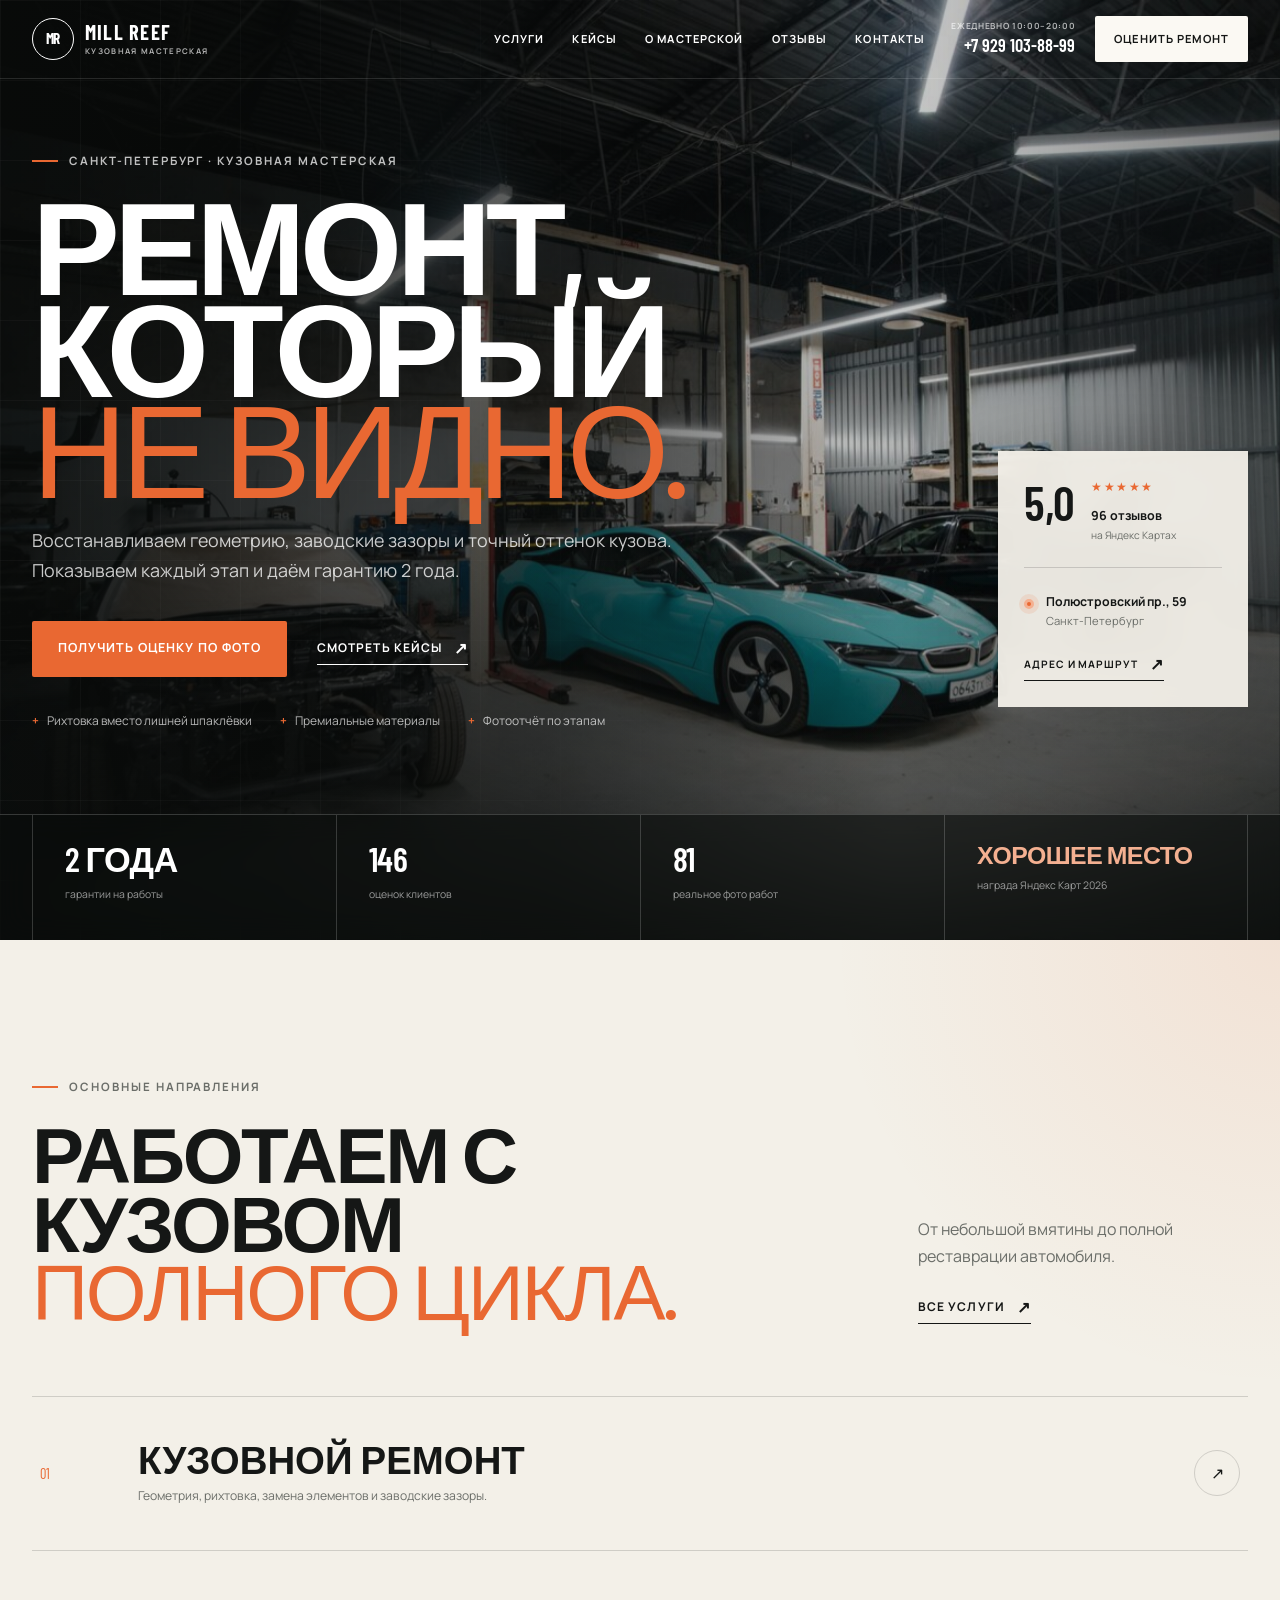
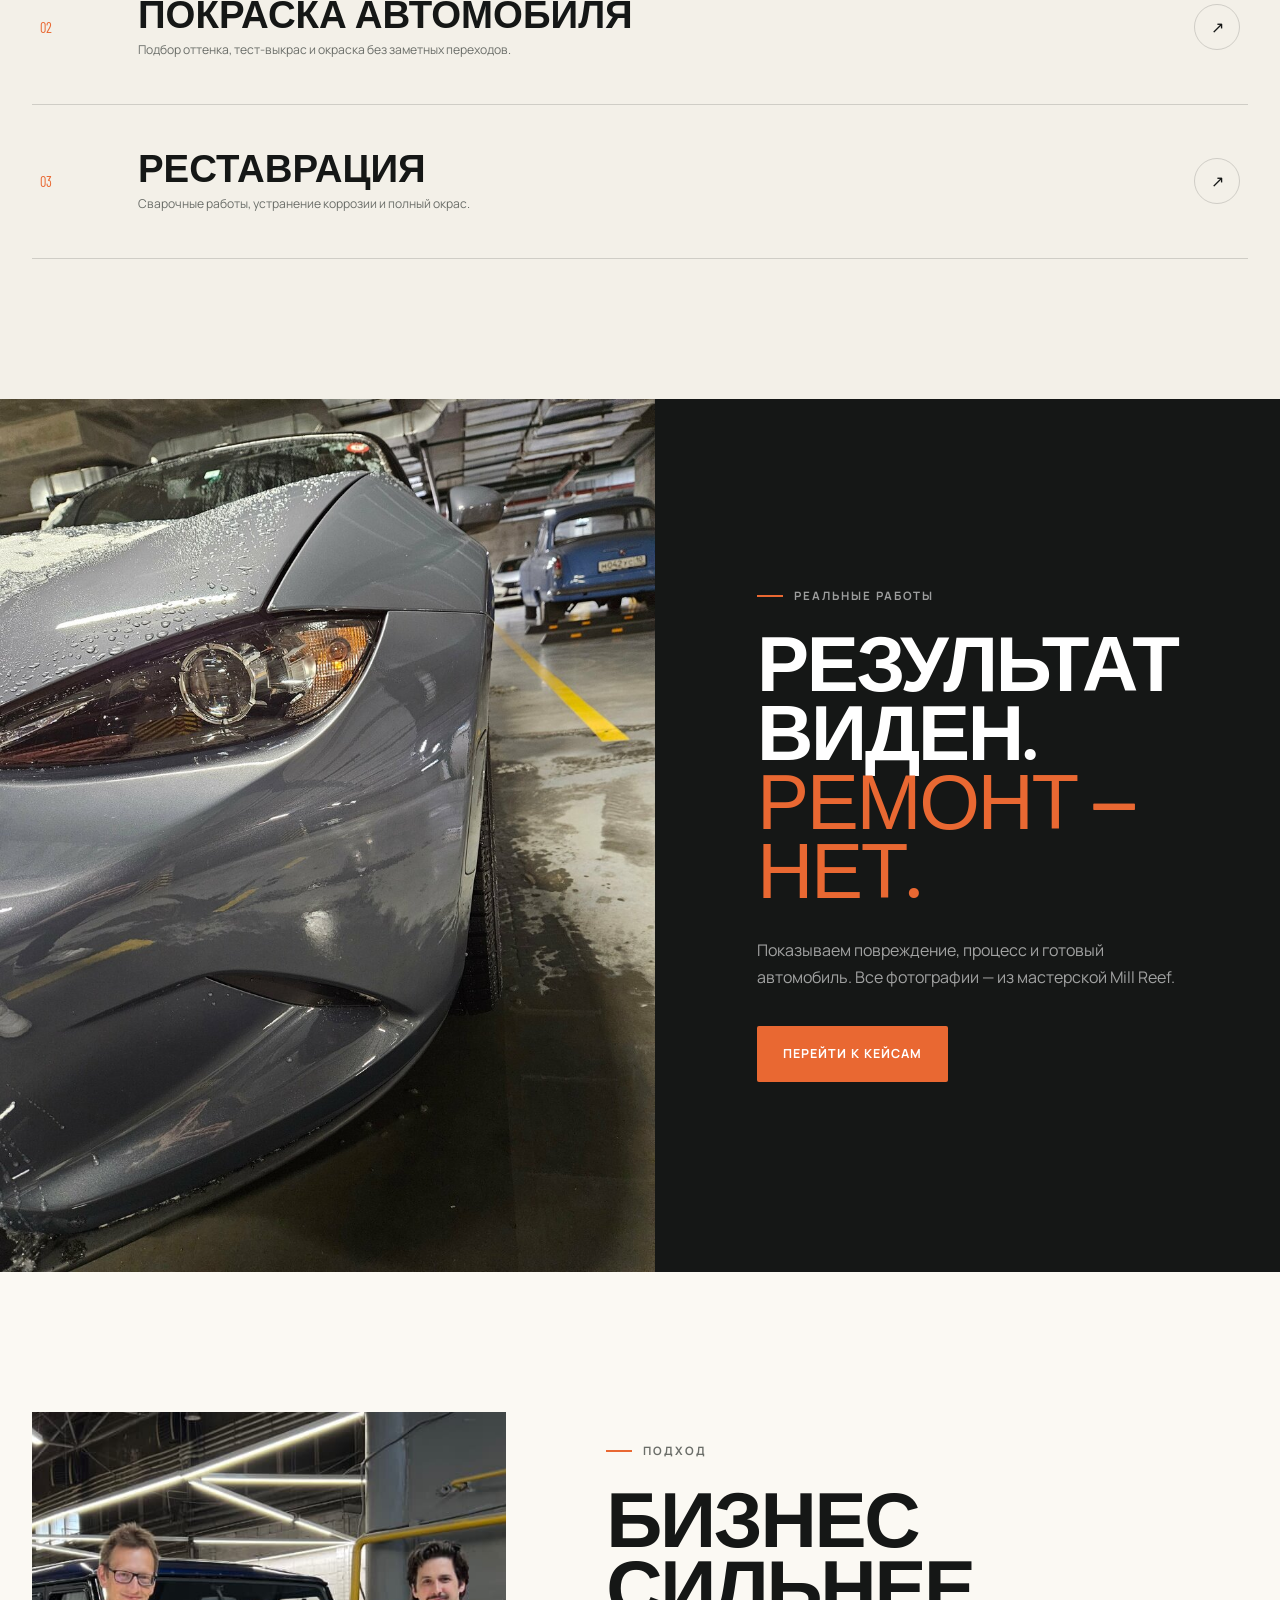
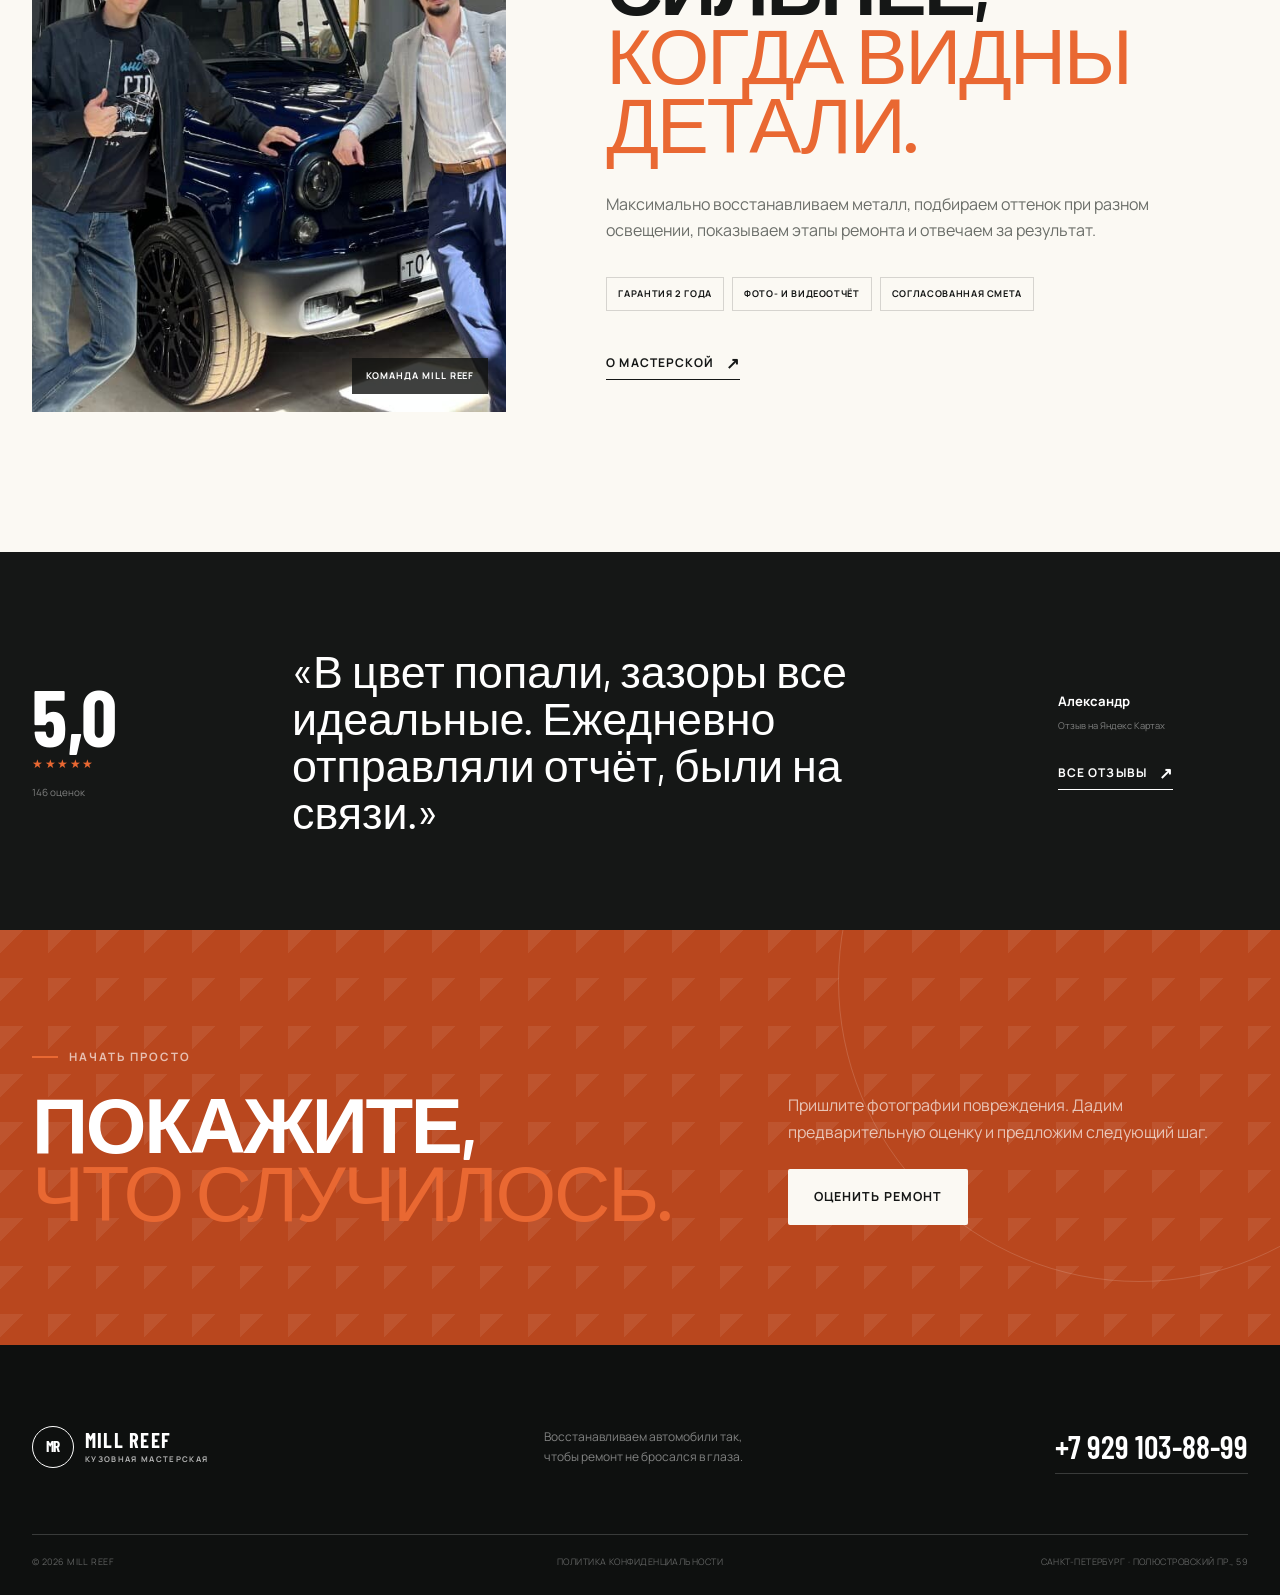
<file: index.html>
<!doctype html>
<html lang="ru">
<head>
  <meta charset="utf-8">
  <meta name="viewport" content="width=device-width, initial-scale=1">
  <title>Кузовной ремонт и покраска авто в Санкт-Петербурге | Mill Reef</title>
  <meta name="description" content="Кузовной ремонт, покраска и реставрация автомобилей в Санкт-Петербурге. Гарантия 2 года, фотоотчёт по этапам. Mill Reef, Полюстровский проспект, 59.">
  <meta name="theme-color" content="#151716">
  <meta name="robots" content="index, follow">
  <link rel="canonical" href="https://mill-reef.clients.site/">
  <link rel="icon" href="assets/favicon.svg" type="image/svg+xml">
  <link rel="preconnect" href="https://fonts.googleapis.com">
  <link rel="preconnect" href="https://fonts.gstatic.com" crossorigin>
  <link href="https://fonts.googleapis.com/css2?family=Barlow+Condensed:wght@500;600;700&amp;family=Manrope:wght@400;500;600;700&amp;display=swap" rel="stylesheet">
  <link rel="stylesheet" href="styles.css">
  <meta property="og:type" content="website">
  <meta property="og:locale" content="ru_RU">
  <meta property="og:site_name" content="Mill Reef">
  <meta property="og:title" content="Mill Reef — кузовной ремонт без следов ремонта">
  <meta property="og:description" content="Восстанавливаем геометрию, зазоры и цвет автомобиля. Гарантия 2 года, фотоотчёт по этапам.">
  <meta property="og:url" content="https://mill-reef.clients.site/">
  <meta property="og:image" content="https://mill-reef.clients.site/assets/map-02.jpg">
  <meta name="twitter:card" content="summary_large_image">
  <script type="application/ld+json">
  {
    "@context": "https://schema.org",
    "@type": "AutoRepair",
    "name": "Mill Reef",
    "description": "Мастерская кузовного ремонта, покраски и реставрации автомобилей в Санкт-Петербурге.",
    "url": "https://mill-reef.clients.site/",
    "telephone": "+7 929 103-88-99",
    "image": ["https://mill-reef.clients.site/assets/map-02.jpg", "https://mill-reef.clients.site/assets/map-01.jpg"],
    "priceRange": "₽₽₽",
    "address": {"@type": "PostalAddress", "streetAddress": "Полюстровский проспект, 59", "addressLocality": "Санкт-Петербург", "addressCountry": "RU"},
    "geo": {"@type": "GeoCoordinates", "latitude": 59.974629, "longitude": 30.381875},
    "openingHoursSpecification": {"@type": "OpeningHoursSpecification", "dayOfWeek": ["Monday", "Tuesday", "Wednesday", "Thursday", "Friday", "Saturday", "Sunday"], "opens": "10:00", "closes": "20:00"},
    "aggregateRating": {"@type": "AggregateRating", "ratingValue": "5.0", "bestRating": "5", "ratingCount": "146", "reviewCount": "96"},
    "sameAs": ["https://yandex.ru/maps/org/mill_reef/64673119097/", "https://vk.com/millreef", "https://t.me/+79291038899"]
  }
  </script>
</head>
<body>
  <a class="skip-link" href="#main">Перейти к содержанию</a>
  <div class="scroll-progress" aria-hidden="true"><span></span></div>

  <header class="site-header" data-header>
    <div class="shell header-inner">
      <a class="brand" href="index.html" aria-label="Mill Reef — главная страница">
        <span class="brand-mark" aria-hidden="true">MR</span>
        <span class="brand-copy"><strong>MILL REEF</strong><small>Кузовная мастерская</small></span>
      </a>
      <nav class="main-nav" id="main-nav" aria-label="Основная навигация" data-nav>
        <a href="services.html">Услуги</a>
        <a href="cases.html">Кейсы</a>
        <a href="about.html">О мастерской</a>
        <a href="reviews.html">Отзывы</a>
        <a href="contacts.html">Контакты</a>
      </nav>
      <div class="header-actions">
        <a class="header-phone" href="tel:+79291038899"><span>Ежедневно 10:00–20:00</span>+7 929 103-88-99</a>
        <a class="button button-small button-light" href="estimate.html">Оценить ремонт</a>
      </div>
      <button class="menu-toggle" type="button" aria-label="Открыть меню" aria-expanded="false" aria-controls="main-nav" data-menu-toggle><span></span><span></span></button>
    </div>
  </header>

  <main id="main">
    <section class="hero" aria-labelledby="hero-title">
      <div class="hero-media" aria-hidden="true"><img src="assets/map-02.jpg" alt="" fetchpriority="high"></div>
      <div class="hero-grid" aria-hidden="true"></div>
      <div class="shell hero-content">
        <div class="hero-main">
          <p class="eyebrow hero-eyebrow"><span></span> Санкт-Петербург · кузовная мастерская</p>
          <h1 id="hero-title">Ремонт,<br>который <em>не видно.</em></h1>
          <p class="hero-lead">Восстанавливаем геометрию, заводские зазоры и точный оттенок кузова. Показываем каждый этап и даём гарантию 2 года.</p>
          <div class="hero-actions">
            <a class="button button-accent" href="estimate.html">Получить оценку по фото</a>
            <a class="text-link text-link-light" href="cases.html">Смотреть кейсы <span aria-hidden="true">↗</span></a>
          </div>
          <ul class="hero-benefits" aria-label="Преимущества"><li>Рихтовка вместо лишней шпаклёвки</li><li>Премиальные материалы</li><li>Фотоотчёт по этапам</li></ul>
        </div>
        <aside class="hero-card" aria-label="Рейтинг и адрес">
          <a class="rating-card" href="reviews.html"><span class="rating-score">5,0</span><span class="stars" aria-label="5 из 5">★★★★★</span><strong>96 отзывов</strong><small>на Яндекс Картах</small></a>
          <div class="hero-card-line"></div>
          <div class="location-mini"><span class="location-dot" aria-hidden="true"></span><p><strong>Полюстровский пр., 59</strong><br>Санкт-Петербург</p></div>
          <a class="text-link" href="contacts.html">Адрес и маршрут <span aria-hidden="true">↗</span></a>
        </aside>
      </div>
      <div class="hero-stats-wrap">
        <div class="shell hero-stats">
          <div><strong>2 года</strong><span>гарантии на работы</span></div>
          <div><strong>146</strong><span>оценок клиентов</span></div>
          <div><strong>81</strong><span>реальное фото работ</span></div>
          <div class="award-stat"><strong>Хорошее место</strong><span>награда Яндекс Карт 2026</span></div>
        </div>
      </div>
    </section>

    <section class="section home-services" aria-labelledby="home-services-title">
      <div class="shell">
        <div class="section-head reveal">
          <div><p class="eyebrow"><span></span> Основные направления</p><h2 id="home-services-title">Работаем с кузовом<br><em>полного цикла.</em></h2></div>
          <div class="section-head-action"><p>От небольшой вмятины до полной реставрации автомобиля.</p><a class="text-link" href="services.html">Все услуги <span aria-hidden="true">↗</span></a></div>
        </div>
        <div class="home-service-links">
          <a class="home-service-link reveal" href="services.html"><span>01</span><div><h3>Кузовной ремонт</h3><p>Геометрия, рихтовка, замена элементов и заводские зазоры.</p></div><b aria-hidden="true">↗</b></a>
          <a class="home-service-link reveal" href="services.html"><span>02</span><div><h3>Покраска автомобиля</h3><p>Подбор оттенка, тест-выкрас и окраска без заметных переходов.</p></div><b aria-hidden="true">↗</b></a>
          <a class="home-service-link reveal" href="services.html"><span>03</span><div><h3>Реставрация</h3><p>Сварочные работы, устранение коррозии и полный окрас.</p></div><b aria-hidden="true">↗</b></a>
        </div>
      </div>
    </section>

    <section class="home-case-preview" aria-labelledby="home-case-title">
      <div class="home-case-media"><img src="assets/map-09.jpg" alt="Автомобиль после кузовного ремонта в Mill Reef" loading="lazy"></div>
      <div class="home-case-copy reveal">
        <p class="eyebrow eyebrow-light"><span></span> Реальные работы</p>
        <h2 id="home-case-title">Результат виден.<br><em>Ремонт — нет.</em></h2>
        <p>Показываем повреждение, процесс и готовый автомобиль. Все фотографии — из мастерской Mill Reef.</p>
        <a class="button button-accent" href="cases.html">Перейти к кейсам</a>
      </div>
    </section>

    <section class="section home-trust" aria-labelledby="home-trust-title">
      <div class="shell home-trust-layout">
        <div class="home-trust-image reveal"><img src="assets/map-01.jpg" alt="Команда Mill Reef в кузовной мастерской" loading="lazy"><span>Команда Mill Reef</span></div>
        <div class="home-trust-copy reveal">
          <p class="eyebrow"><span></span> Подход</p>
          <h2 id="home-trust-title">Бизнес сильнее,<br><em>когда видны детали.</em></h2>
          <p>Максимально восстанавливаем металл, подбираем оттенок при разном освещении, показываем этапы ремонта и отвечаем за результат.</p>
          <div class="home-trust-points"><span>Гарантия 2 года</span><span>Фото- и видеоотчёт</span><span>Согласованная смета</span></div>
          <a class="text-link" href="about.html">О мастерской <span aria-hidden="true">↗</span></a>
        </div>
      </div>
    </section>

    <section class="home-review" aria-labelledby="home-review-title">
      <div class="shell home-review-layout reveal">
        <div class="home-review-score"><strong>5,0</strong><span class="stars" aria-label="5 из 5">★★★★★</span><small>146 оценок</small></div>
        <blockquote id="home-review-title">«В цвет попали, зазоры все идеальные. Ежедневно отправляли отчёт, были на связи.»</blockquote>
        <div class="home-review-author"><strong>Александр</strong><span>Отзыв на Яндекс Картах</span><a class="text-link text-link-light" href="reviews.html">Все отзывы <span aria-hidden="true">↗</span></a></div>
      </div>
    </section>

    <section class="home-final-cta">
      <div class="shell home-final-layout reveal">
        <div><p class="eyebrow eyebrow-light"><span></span> Начать просто</p><h2>Покажите,<br><em>что случилось.</em></h2></div>
        <div><p>Пришлите фотографии повреждения. Дадим предварительную оценку и предложим следующий шаг.</p><a class="button button-light" href="estimate.html">Оценить ремонт</a></div>
      </div>
    </section>
  </main>

  <footer class="site-footer">
    <div class="shell footer-main">
      <a class="brand brand-footer" href="index.html" aria-label="Mill Reef — главная страница"><span class="brand-mark" aria-hidden="true">MR</span><span class="brand-copy"><strong>MILL REEF</strong><small>Кузовная мастерская</small></span></a>
      <p>Восстанавливаем автомобили так,<br>чтобы ремонт не бросался в глаза.</p>
      <a class="footer-phone" href="tel:+79291038899">+7 929 103-88-99</a>
    </div>
    <div class="shell footer-bottom"><span>© <span data-current-year>2026</span> Mill Reef</span><a href="privacy.html">Политика конфиденциальности</a><span>Санкт-Петербург · Полюстровский пр., 59</span></div>
  </footer>

  <div class="mobile-dock" aria-label="Быстрая связь"><a href="tel:+79291038899"><span aria-hidden="true">☎</span> Позвонить</a><a href="https://wa.me/79291038899" target="_blank" rel="noopener"><span aria-hidden="true">↗</span> WhatsApp</a></div>
  <script src="script.js"></script>
</body>
</html>
</file>
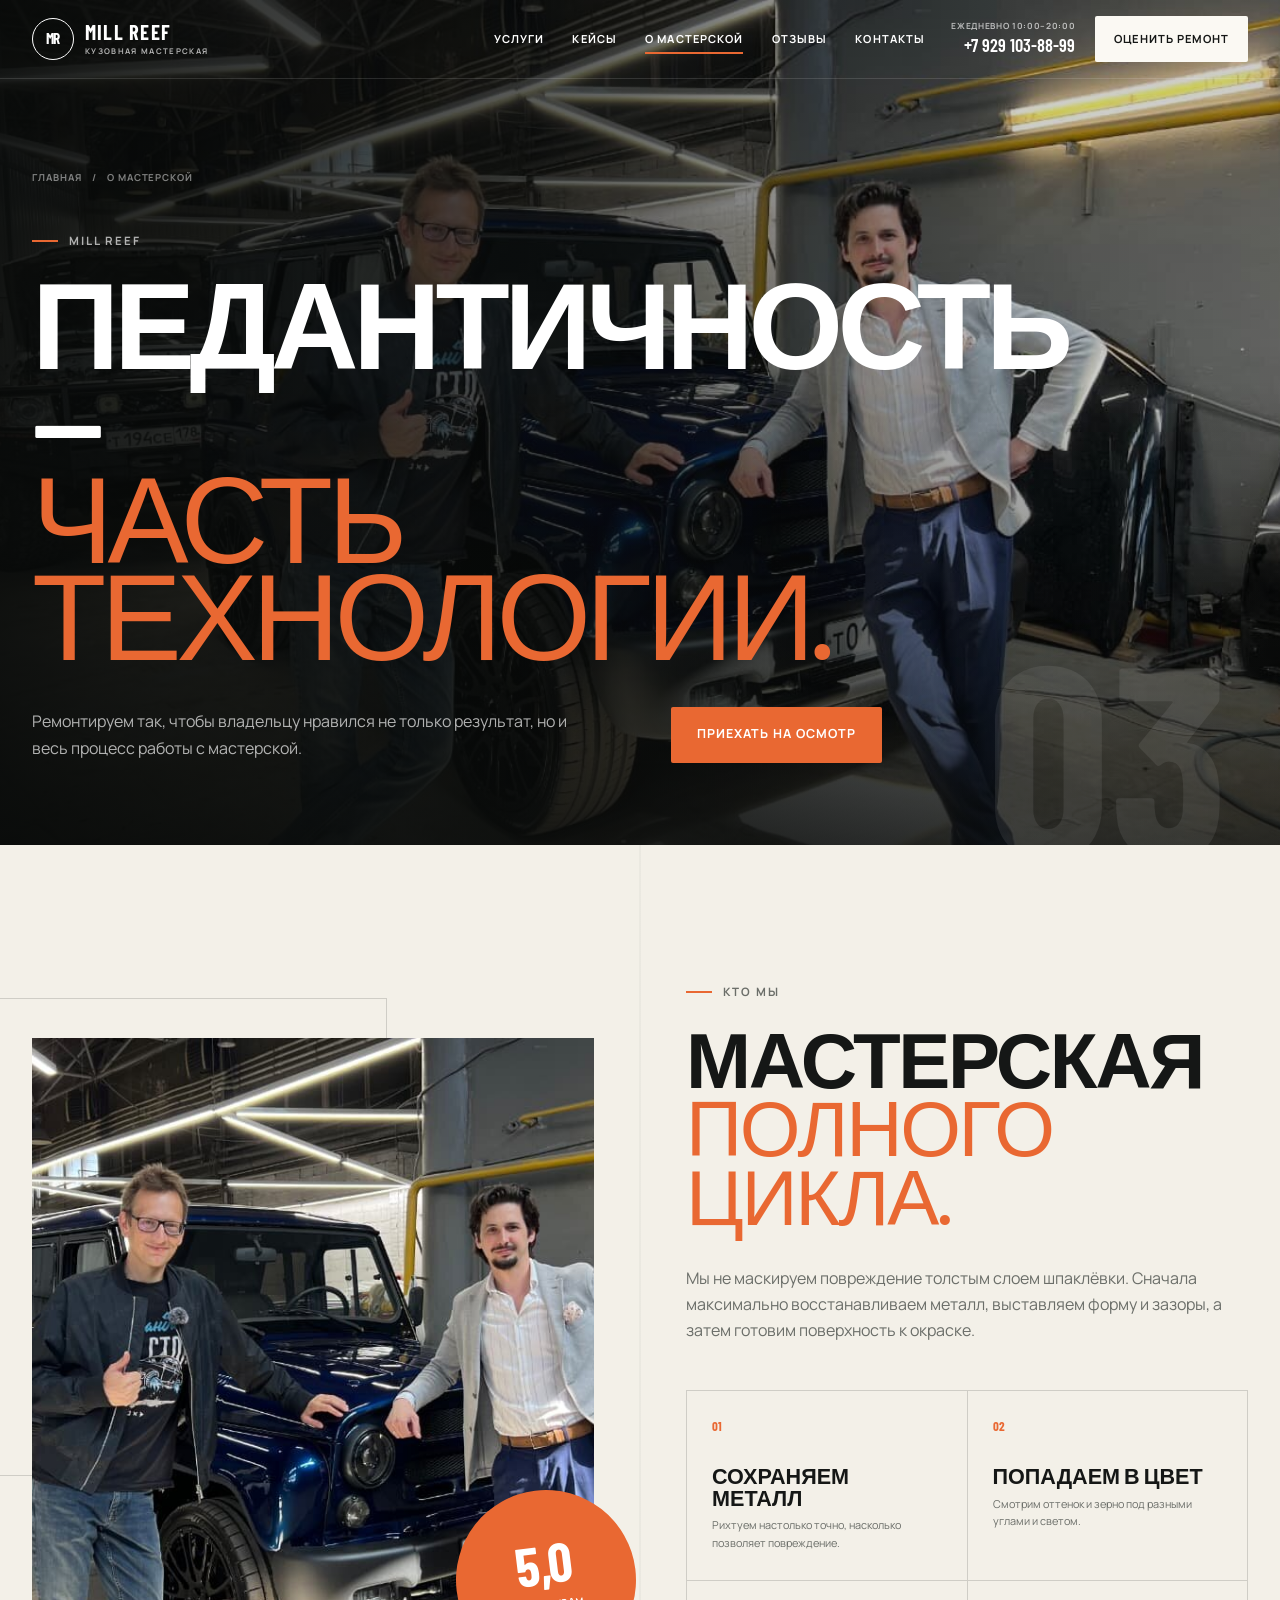
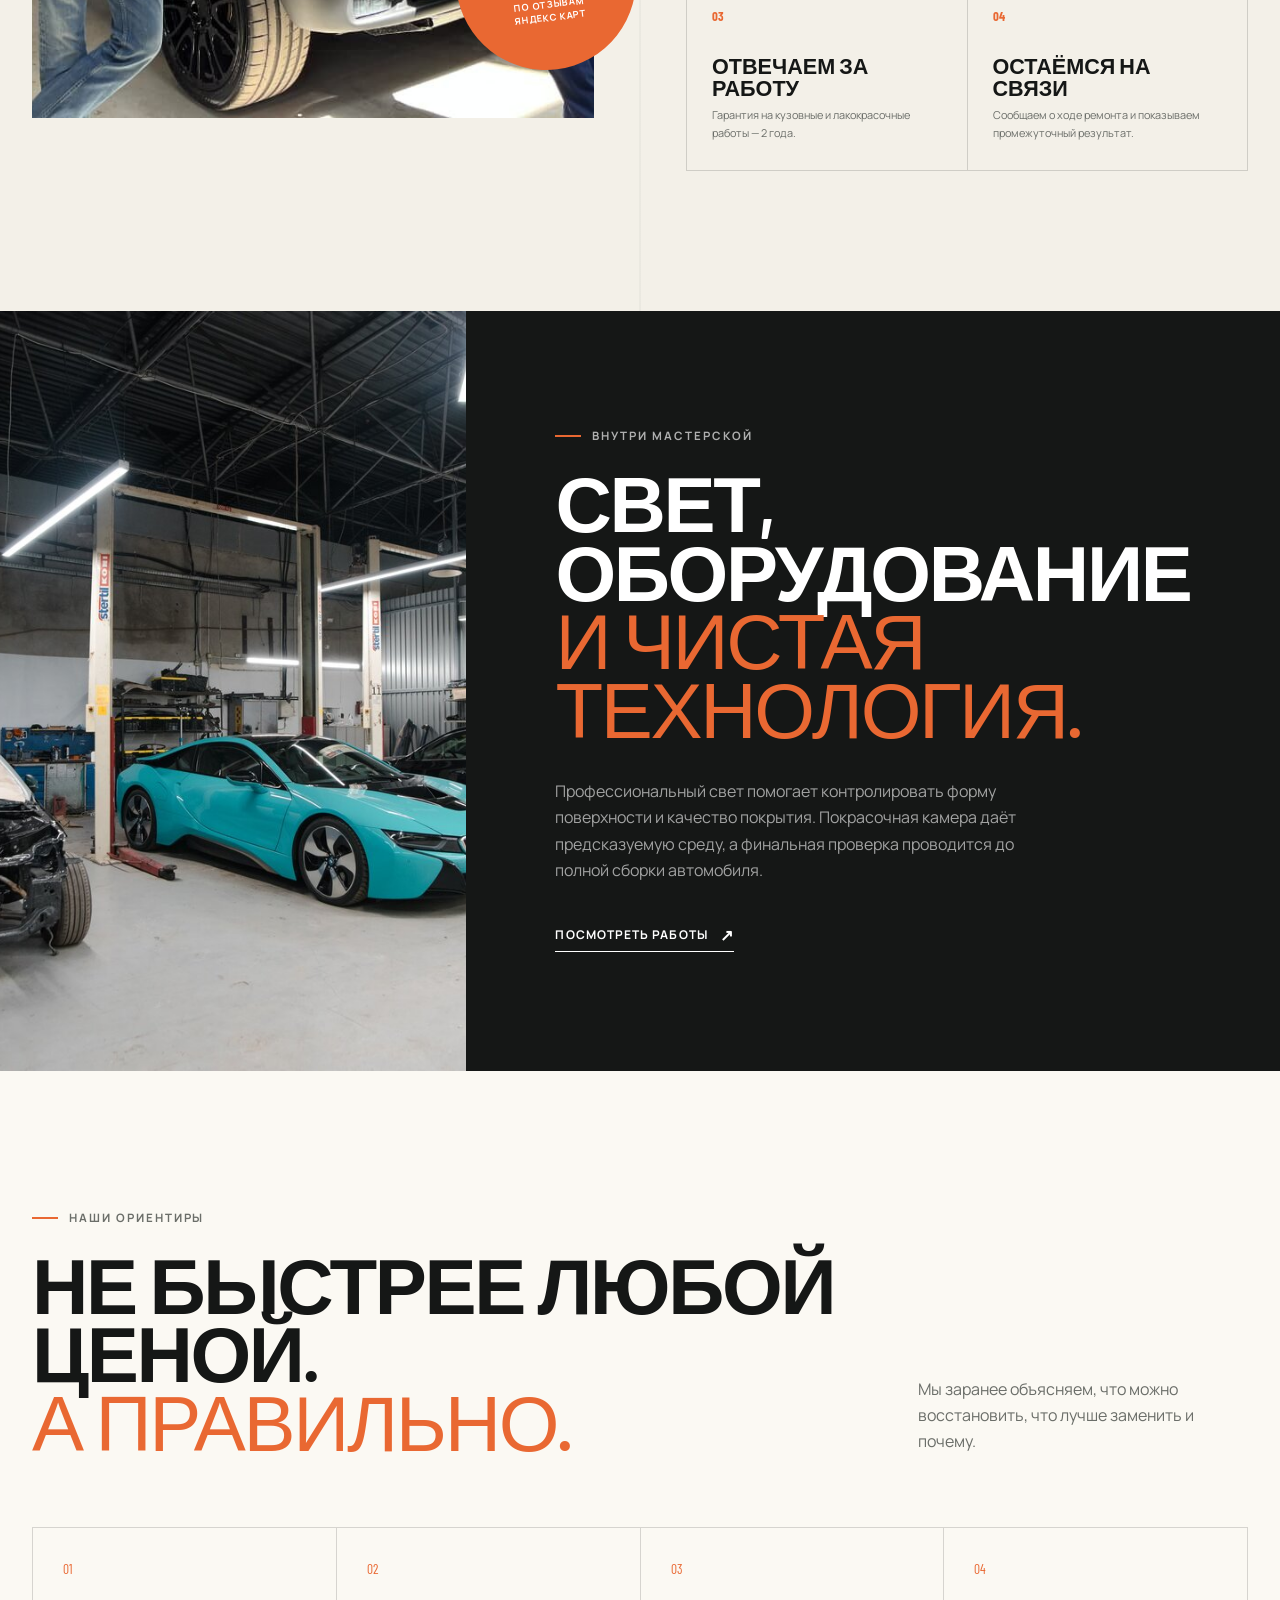
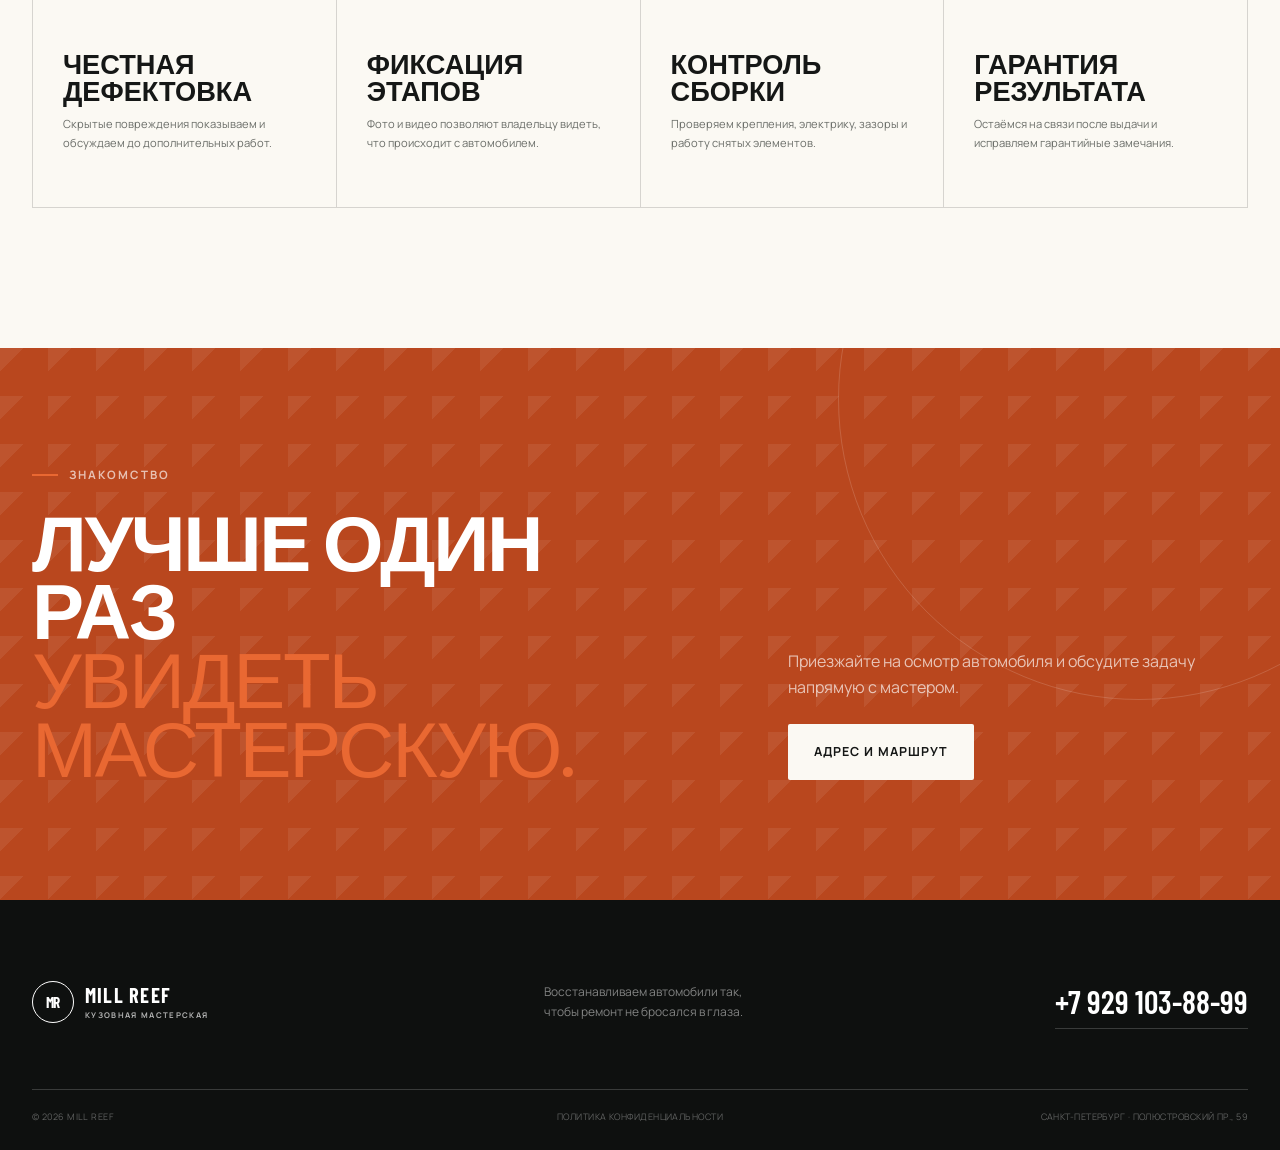
<file: about.html>
<!doctype html>
<html lang="ru">
<head>
  <meta charset="utf-8">
  <meta name="viewport" content="width=device-width, initial-scale=1">
  <title>О кузовной мастерской Mill Reef | Санкт-Петербург</title>
  <meta name="description" content="Mill Reef — кузовная мастерская полного цикла в Санкт-Петербурге. Опытные мастера, фотоотчёт, премиальные материалы и гарантия 2 года.">
  <meta name="theme-color" content="#151716">
  <link rel="canonical" href="https://mill-reef.clients.site/about.html">
  <link rel="icon" href="assets/favicon.svg" type="image/svg+xml">
  <link rel="preconnect" href="https://fonts.googleapis.com">
  <link rel="preconnect" href="https://fonts.gstatic.com" crossorigin>
  <link href="https://fonts.googleapis.com/css2?family=Barlow+Condensed:wght@500;600;700&amp;family=Manrope:wght@400;500;600;700&amp;display=swap" rel="stylesheet">
  <link rel="stylesheet" href="styles.css">
  <meta property="og:title" content="О мастерской Mill Reef">
  <meta property="og:description" content="Педантичный подход к кузовному ремонту и ответственность за результат.">
  <meta property="og:image" content="https://mill-reef.clients.site/assets/map-01.jpg">
</head>
<body class="inner-page">
  <a class="skip-link" href="#main">Перейти к содержанию</a><div class="scroll-progress" aria-hidden="true"><span></span></div>
  <header class="site-header" data-header><div class="shell header-inner"><a class="brand" href="index.html" aria-label="Mill Reef — главная страница"><span class="brand-mark" aria-hidden="true">MR</span><span class="brand-copy"><strong>MILL REEF</strong><small>Кузовная мастерская</small></span></a><nav class="main-nav" id="main-nav" aria-label="Основная навигация" data-nav><a href="services.html">Услуги</a><a href="cases.html">Кейсы</a><a href="about.html" aria-current="page">О мастерской</a><a href="reviews.html">Отзывы</a><a href="contacts.html">Контакты</a></nav><div class="header-actions"><a class="header-phone" href="tel:+79291038899"><span>Ежедневно 10:00–20:00</span>+7 929 103-88-99</a><a class="button button-small button-light" href="estimate.html">Оценить ремонт</a></div><button class="menu-toggle" type="button" aria-label="Открыть меню" aria-expanded="false" aria-controls="main-nav" data-menu-toggle><span></span><span></span></button></div></header>

  <main id="main">
    <section class="page-hero page-hero-about" aria-labelledby="page-title"><div class="page-hero-media" aria-hidden="true"><img src="assets/map-01.jpg" alt=""></div><div class="shell page-hero-content"><p class="breadcrumbs"><a href="index.html">Главная</a><span>/</span> О мастерской</p><p class="eyebrow eyebrow-light"><span></span> Mill Reef</p><h1 id="page-title"><span class="heading-nowrap">Педантичность —</span><br><em>часть технологии.</em></h1><div class="page-hero-bottom"><p>Ремонтируем так, чтобы владельцу нравился не только результат, но и весь процесс работы с мастерской.</p><a class="button button-accent" href="contacts.html">Приехать на осмотр</a></div></div><span class="page-hero-index" aria-hidden="true">03</span></section>

    <section class="section about-section about-page-content" aria-labelledby="about-title">
      <div class="shell about-layout">
        <div class="about-media reveal"><img src="assets/map-01.jpg" alt="Команда Mill Reef в кузовной мастерской" loading="lazy"><div class="about-stamp"><strong>5,0</strong><span>по отзывам<br>Яндекс Карт</span></div></div>
        <div class="about-copy reveal"><p class="eyebrow"><span></span> Кто мы</p><h2 id="about-title">Мастерская<br><em>полного цикла.</em></h2><p class="about-lead">Мы не маскируем повреждение толстым слоем шпаклёвки. Сначала максимально восстанавливаем металл, выставляем форму и зазоры, а затем готовим поверхность к окраске.</p>
          <div class="principle-grid"><div><strong>01</strong><h3>Сохраняем металл</h3><p>Рихтуем настолько точно, насколько позволяет повреждение.</p></div><div><strong>02</strong><h3>Попадаем в цвет</h3><p>Смотрим оттенок и зерно под разными углами и светом.</p></div><div><strong>03</strong><h3>Отвечаем за работу</h3><p>Гарантия на кузовные и лакокрасочные работы — 2 года.</p></div><div><strong>04</strong><h3>Остаёмся на связи</h3><p>Сообщаем о ходе ремонта и показываем промежуточный результат.</p></div></div>
        </div>
      </div>
    </section>

    <section class="workshop-story">
      <div class="workshop-story-media reveal"><img src="assets/map-02.jpg" alt="Рабочая зона кузовной мастерской Mill Reef" loading="lazy"></div>
      <div class="workshop-story-copy reveal"><p class="eyebrow eyebrow-light"><span></span> Внутри мастерской</p><h2>Свет, оборудование<br><em>и чистая технология.</em></h2><p>Профессиональный свет помогает контролировать форму поверхности и качество покрытия. Покрасочная камера даёт предсказуемую среду, а финальная проверка проводится до полной сборки автомобиля.</p><a class="text-link text-link-light" href="cases.html">Посмотреть работы <span aria-hidden="true">↗</span></a></div>
    </section>

    <section class="section values-section" aria-labelledby="values-title">
      <div class="shell"><div class="section-head reveal"><div><p class="eyebrow"><span></span> Наши ориентиры</p><h2 id="values-title">Не быстрее любой ценой.<br><em>А правильно.</em></h2></div><p>Мы заранее объясняем, что можно восстановить, что лучше заменить и почему.</p></div>
        <div class="values-grid"><article class="reveal"><span>01</span><h3>Честная дефектовка</h3><p>Скрытые повреждения показываем и обсуждаем до дополнительных работ.</p></article><article class="reveal"><span>02</span><h3>Фиксация этапов</h3><p>Фото и видео позволяют владельцу видеть, что происходит с автомобилем.</p></article><article class="reveal"><span>03</span><h3>Контроль сборки</h3><p>Проверяем крепления, электрику, зазоры и работу снятых элементов.</p></article><article class="reveal"><span>04</span><h3>Гарантия результата</h3><p>Остаёмся на связи после выдачи и исправляем гарантийные замечания.</p></article></div>
      </div>
    </section>

    <section class="page-cta"><div class="shell page-cta-layout reveal"><div><p class="eyebrow eyebrow-light"><span></span> Знакомство</p><h2>Лучше один раз<br><em>увидеть мастерскую.</em></h2></div><div><p>Приезжайте на осмотр автомобиля и обсудите задачу напрямую с мастером.</p><a class="button button-light" href="contacts.html">Адрес и маршрут</a></div></div></section>
  </main>

  <footer class="site-footer"><div class="shell footer-main"><a class="brand brand-footer" href="index.html" aria-label="Mill Reef — главная страница"><span class="brand-mark" aria-hidden="true">MR</span><span class="brand-copy"><strong>MILL REEF</strong><small>Кузовная мастерская</small></span></a><p>Восстанавливаем автомобили так,<br>чтобы ремонт не бросался в глаза.</p><a class="footer-phone" href="tel:+79291038899">+7 929 103-88-99</a></div><div class="shell footer-bottom"><span>© <span data-current-year>2026</span> Mill Reef</span><a href="privacy.html">Политика конфиденциальности</a><span>Санкт-Петербург · Полюстровский пр., 59</span></div></footer>
  <div class="mobile-dock" aria-label="Быстрая связь"><a href="tel:+79291038899"><span aria-hidden="true">☎</span> Позвонить</a><a href="https://wa.me/79291038899" target="_blank" rel="noopener"><span aria-hidden="true">↗</span> WhatsApp</a></div><script src="script.js"></script>
</body>
</html>
</file>
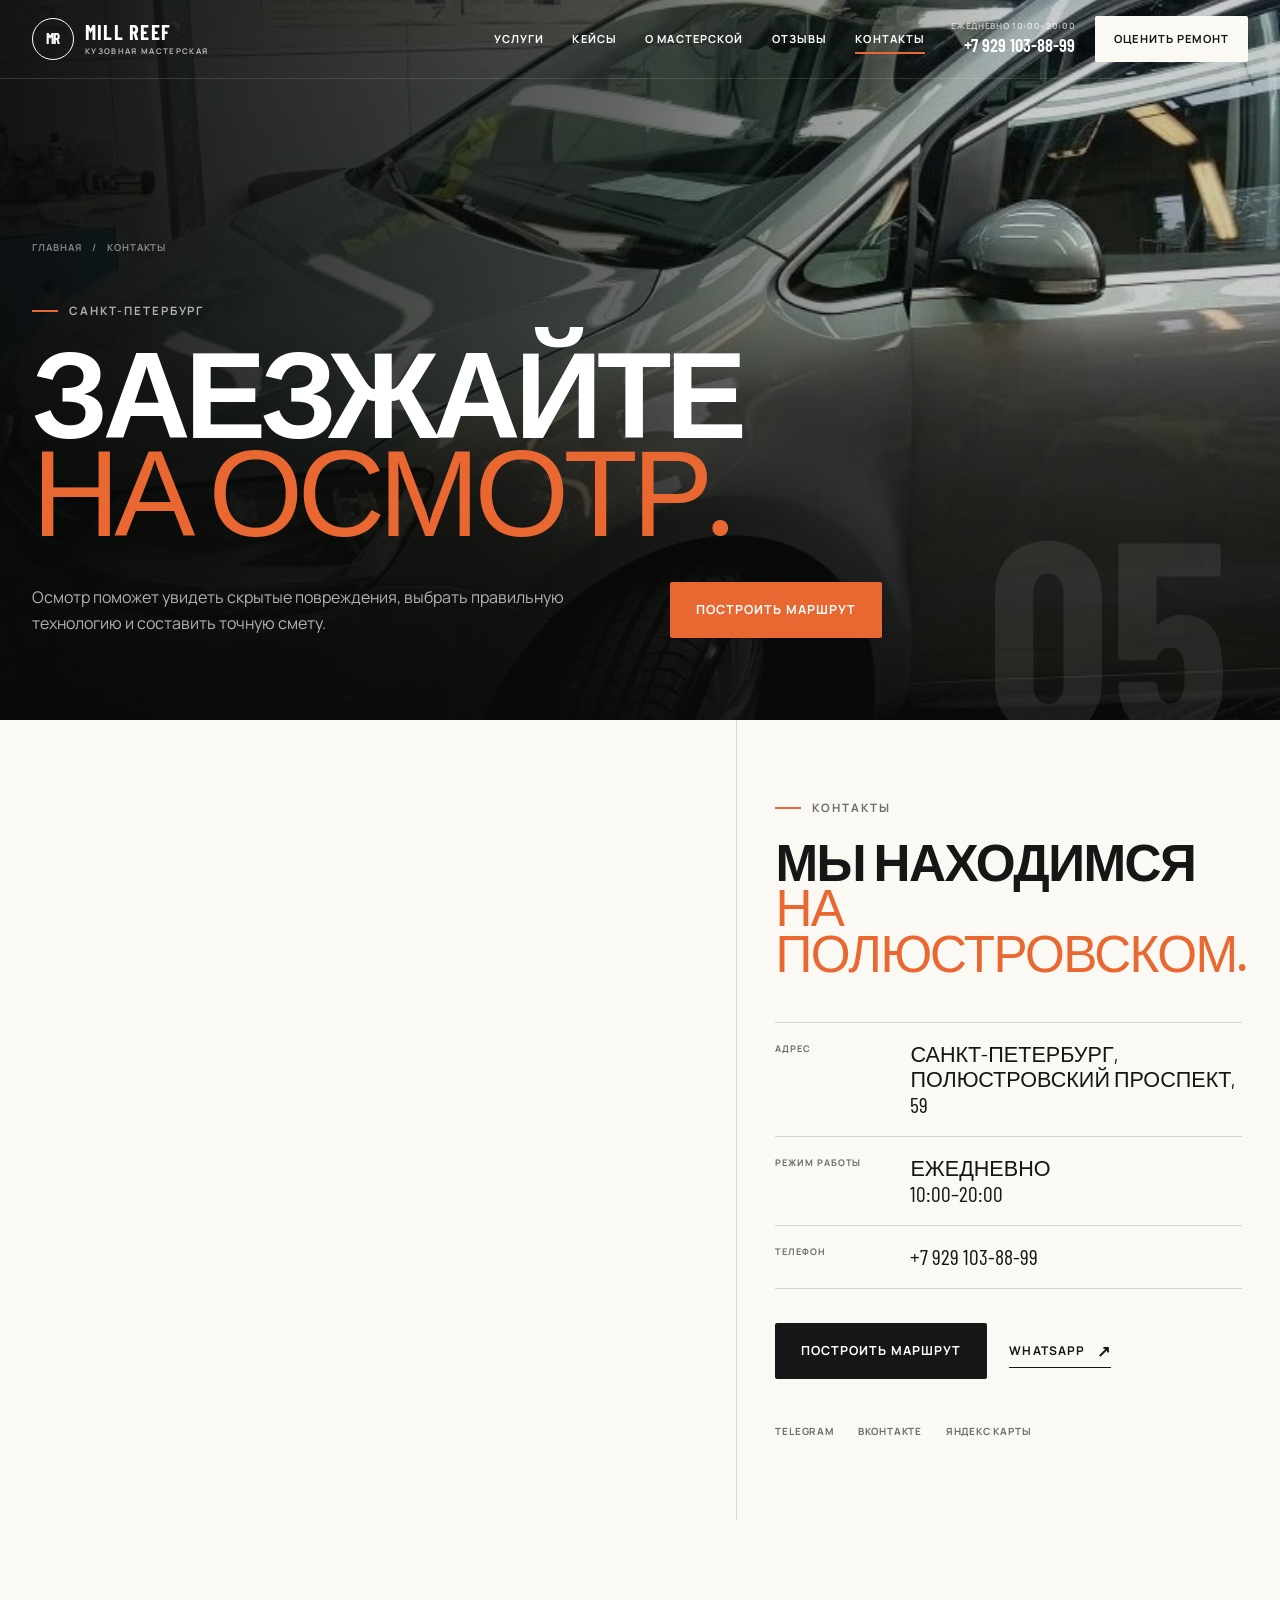
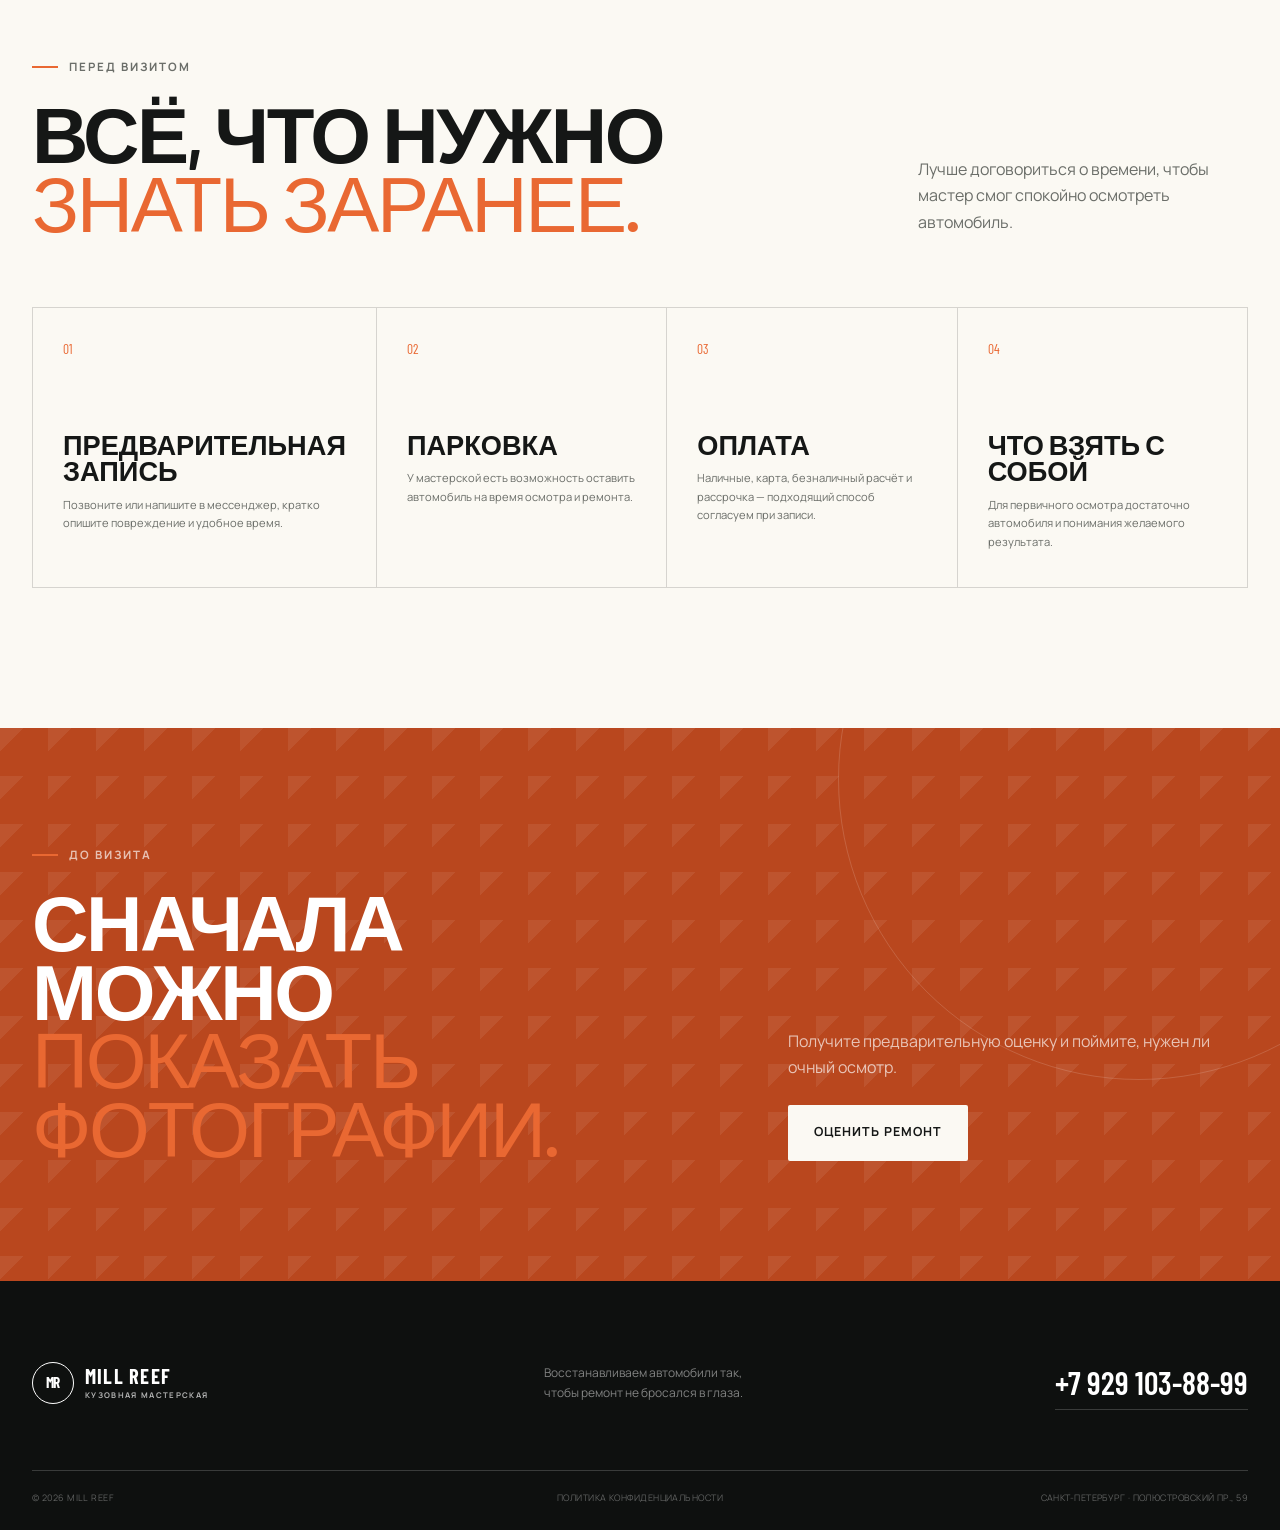
<file: contacts.html>
<!doctype html>
<html lang="ru">
<head>
  <meta charset="utf-8">
  <meta name="viewport" content="width=device-width, initial-scale=1">
  <title>Контакты и адрес Mill Reef | Санкт-Петербург</title>
  <meta name="description" content="Mill Reef: Санкт-Петербург, Полюстровский проспект, 59. Ежедневно с 10:00 до 20:00. Телефон +7 929 103-88-99.">
  <meta name="theme-color" content="#151716">
  <link rel="canonical" href="https://mill-reef.clients.site/contacts.html">
  <link rel="icon" href="assets/favicon.svg" type="image/svg+xml">
  <link rel="preconnect" href="https://fonts.googleapis.com">
  <link rel="preconnect" href="https://fonts.gstatic.com" crossorigin>
  <link href="https://fonts.googleapis.com/css2?family=Barlow+Condensed:wght@500;600;700&amp;family=Manrope:wght@400;500;600;700&amp;display=swap" rel="stylesheet">
  <link rel="stylesheet" href="styles.css">
  <meta property="og:title" content="Контакты Mill Reef">
  <meta property="og:description" content="Адрес, график работы, телефон и маршрут до кузовной мастерской.">
  <meta property="og:image" content="https://mill-reef.clients.site/assets/map-15.jpg">
</head>
<body class="inner-page">
  <a class="skip-link" href="#main">Перейти к содержанию</a><div class="scroll-progress" aria-hidden="true"><span></span></div>
  <header class="site-header" data-header><div class="shell header-inner"><a class="brand" href="index.html" aria-label="Mill Reef — главная страница"><span class="brand-mark" aria-hidden="true">MR</span><span class="brand-copy"><strong>MILL REEF</strong><small>Кузовная мастерская</small></span></a><nav class="main-nav" id="main-nav" aria-label="Основная навигация" data-nav><a href="services.html">Услуги</a><a href="cases.html">Кейсы</a><a href="about.html">О мастерской</a><a href="reviews.html">Отзывы</a><a href="contacts.html" aria-current="page">Контакты</a></nav><div class="header-actions"><a class="header-phone" href="tel:+79291038899"><span>Ежедневно 10:00–20:00</span>+7 929 103-88-99</a><a class="button button-small button-light" href="estimate.html">Оценить ремонт</a></div><button class="menu-toggle" type="button" aria-label="Открыть меню" aria-expanded="false" aria-controls="main-nav" data-menu-toggle><span></span><span></span></button></div></header>

  <main id="main">
    <section class="page-hero page-hero-contacts" aria-labelledby="page-title"><div class="page-hero-media" aria-hidden="true"><img src="assets/map-15.jpg" alt=""></div><div class="shell page-hero-content"><p class="breadcrumbs"><a href="index.html">Главная</a><span>/</span> Контакты</p><p class="eyebrow eyebrow-light"><span></span> Санкт-Петербург</p><h1 id="page-title">Заезжайте<br><em>на осмотр.</em></h1><div class="page-hero-bottom"><p>Осмотр поможет увидеть скрытые повреждения, выбрать правильную технологию и составить точную смету.</p><a class="button button-accent" href="https://yandex.ru/maps/-/CTBxqC9X" target="_blank" rel="noopener">Построить маршрут</a></div></div><span class="page-hero-index" aria-hidden="true">05</span></section>

    <section class="contacts-section contacts-page-main" aria-labelledby="contacts-title">
      <div class="contacts-map"><iframe title="Mill Reef на карте Санкт-Петербурга" src="https://yandex.ru/map-widget/v1/?ll=30.381875%2C59.974629&amp;z=17&amp;ol=biz&amp;oid=64673119097" loading="lazy" allowfullscreen></iframe></div>
      <div class="contacts-panel"><p class="eyebrow"><span></span> Контакты</p><h2 id="contacts-title">Мы находимся<br><em>на Полюстровском.</em></h2>
        <dl class="contact-list"><div><dt>Адрес</dt><dd>Санкт-Петербург,<br>Полюстровский проспект, 59</dd></div><div><dt>Режим работы</dt><dd>Ежедневно<br>10:00–20:00</dd></div><div><dt>Телефон</dt><dd><a href="tel:+79291038899">+7 929 103-88-99</a></dd></div></dl>
        <div class="contact-actions"><a class="button button-dark" href="https://yandex.ru/maps/-/CTBxqC9X" target="_blank" rel="noopener">Построить маршрут</a><a class="text-link" href="https://wa.me/79291038899" target="_blank" rel="noopener">WhatsApp <span aria-hidden="true">↗</span></a></div>
        <div class="socials" aria-label="Социальные сети"><a href="https://t.me/+79291038899" target="_blank" rel="noopener">Telegram</a><a href="https://vk.com/millreef" target="_blank" rel="noopener">ВКонтакте</a><a href="https://yandex.ru/maps/org/mill_reef/64673119097/" target="_blank" rel="noopener">Яндекс Карты</a></div>
      </div>
    </section>

    <section class="section visit-section" aria-labelledby="visit-title"><div class="shell"><div class="section-head reveal"><div><p class="eyebrow"><span></span> Перед визитом</p><h2 id="visit-title">Всё, что нужно<br><em>знать заранее.</em></h2></div><p>Лучше договориться о времени, чтобы мастер смог спокойно осмотреть автомобиль.</p></div>
      <div class="visit-grid"><article class="reveal"><span>01</span><h3>Предварительная запись</h3><p>Позвоните или напишите в мессенджер, кратко опишите повреждение и удобное время.</p></article><article class="reveal"><span>02</span><h3>Парковка</h3><p>У мастерской есть возможность оставить автомобиль на время осмотра и ремонта.</p></article><article class="reveal"><span>03</span><h3>Оплата</h3><p>Наличные, карта, безналичный расчёт и рассрочка — подходящий способ согласуем при записи.</p></article><article class="reveal"><span>04</span><h3>Что взять с собой</h3><p>Для первичного осмотра достаточно автомобиля и понимания желаемого результата.</p></article></div>
    </div></section>

    <section class="page-cta"><div class="shell page-cta-layout reveal"><div><p class="eyebrow eyebrow-light"><span></span> До визита</p><h2>Сначала можно<br><em>показать фотографии.</em></h2></div><div><p>Получите предварительную оценку и поймите, нужен ли очный осмотр.</p><a class="button button-light" href="estimate.html">Оценить ремонт</a></div></div></section>
  </main>

  <footer class="site-footer"><div class="shell footer-main"><a class="brand brand-footer" href="index.html" aria-label="Mill Reef — главная страница"><span class="brand-mark" aria-hidden="true">MR</span><span class="brand-copy"><strong>MILL REEF</strong><small>Кузовная мастерская</small></span></a><p>Восстанавливаем автомобили так,<br>чтобы ремонт не бросался в глаза.</p><a class="footer-phone" href="tel:+79291038899">+7 929 103-88-99</a></div><div class="shell footer-bottom"><span>© <span data-current-year>2026</span> Mill Reef</span><a href="privacy.html">Политика конфиденциальности</a><span>Санкт-Петербург · Полюстровский пр., 59</span></div></footer>
  <div class="mobile-dock" aria-label="Быстрая связь"><a href="tel:+79291038899"><span aria-hidden="true">☎</span> Позвонить</a><a href="https://wa.me/79291038899" target="_blank" rel="noopener"><span aria-hidden="true">↗</span> WhatsApp</a></div><script src="script.js"></script>
</body>
</html>
</file>
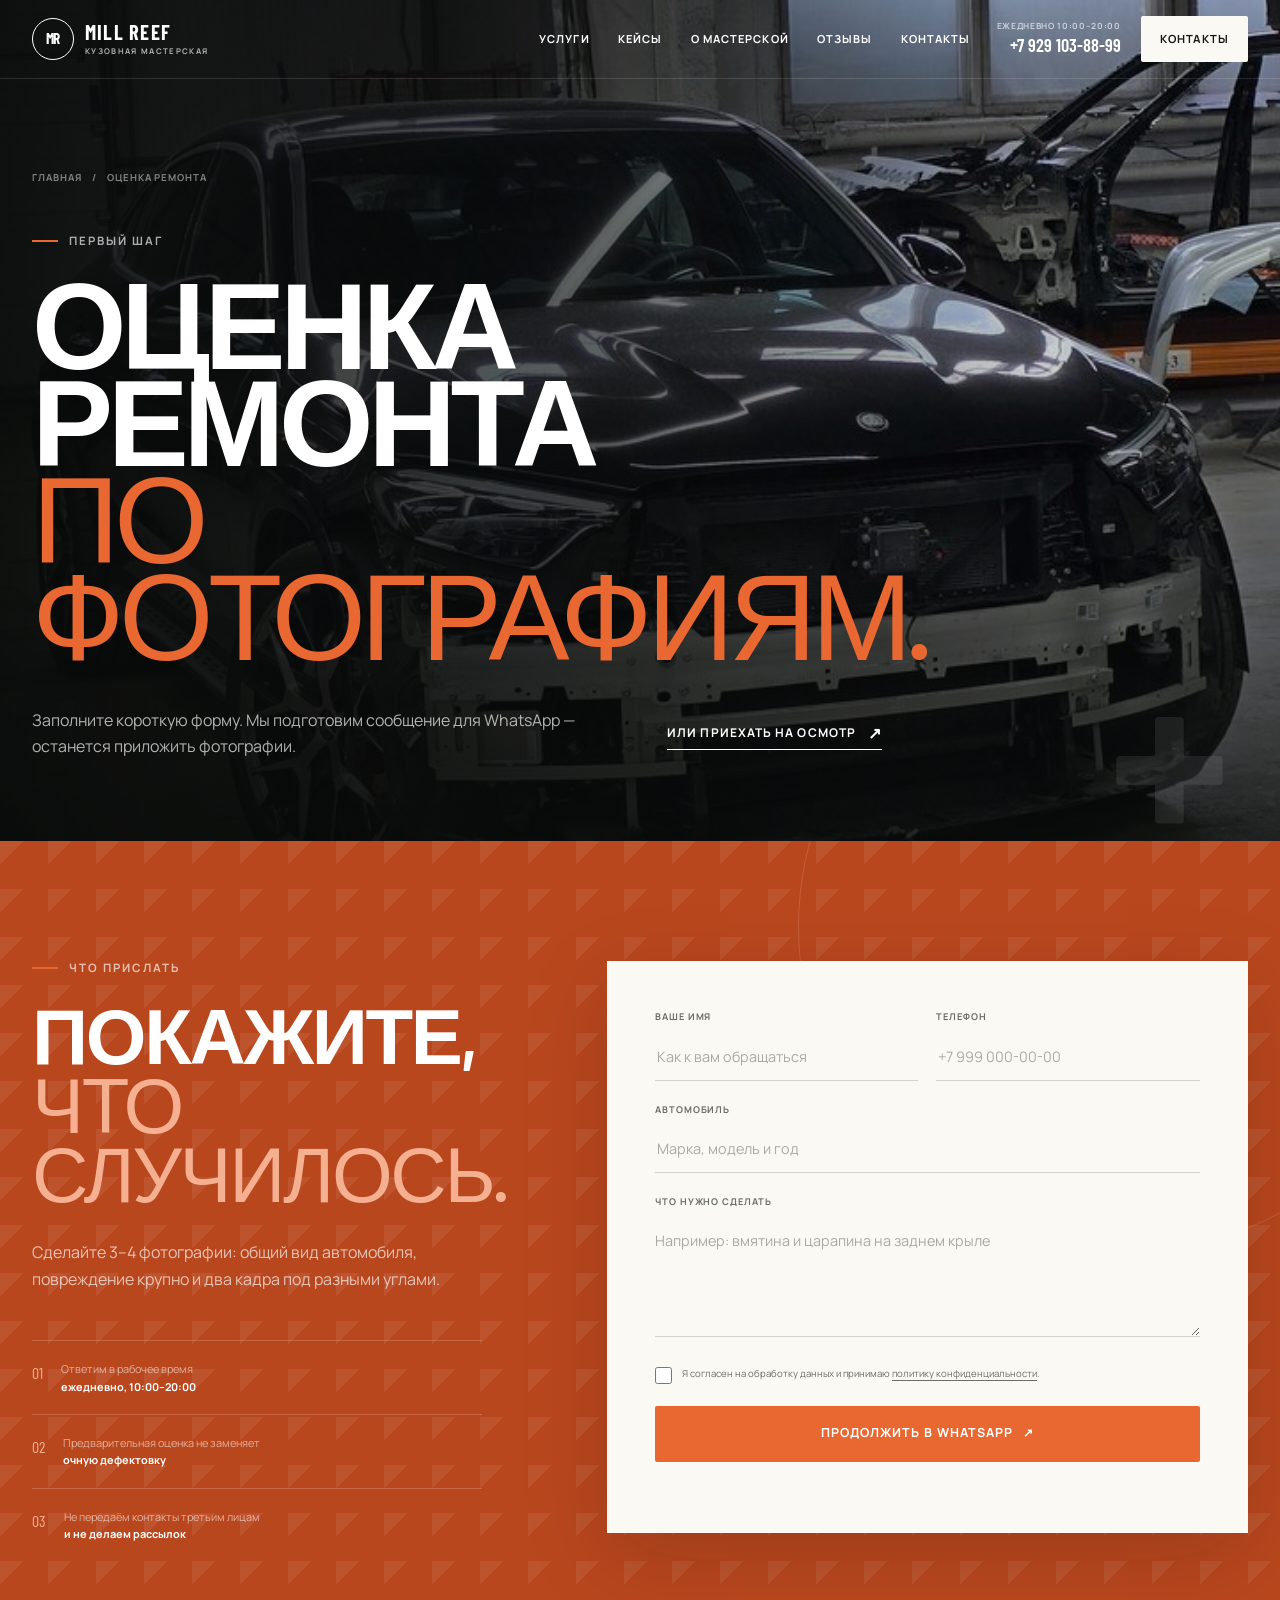
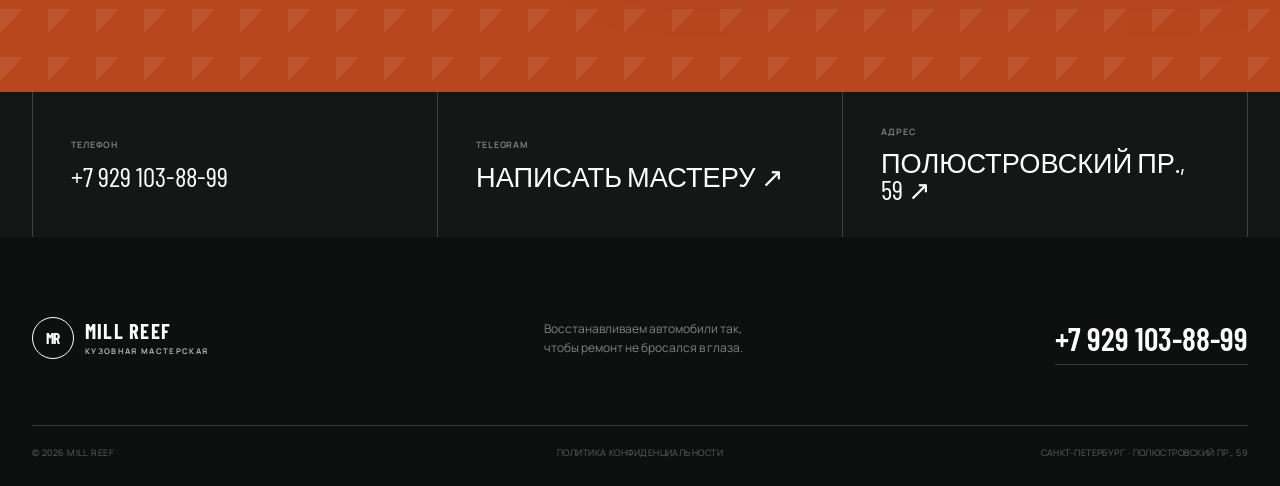
<file: estimate.html>
<!doctype html>
<html lang="ru">
<head>
  <meta charset="utf-8">
  <meta name="viewport" content="width=device-width, initial-scale=1">
  <title>Оценить кузовной ремонт по фото | Mill Reef</title>
  <meta name="description" content="Отправьте описание и фотографии повреждения автомобиля, чтобы получить предварительную оценку кузовного ремонта Mill Reef.">
  <meta name="theme-color" content="#151716">
  <link rel="canonical" href="https://mill-reef.clients.site/estimate.html">
  <link rel="icon" href="assets/favicon.svg" type="image/svg+xml">
  <link rel="preconnect" href="https://fonts.googleapis.com">
  <link rel="preconnect" href="https://fonts.gstatic.com" crossorigin>
  <link href="https://fonts.googleapis.com/css2?family=Barlow+Condensed:wght@500;600;700&amp;family=Manrope:wght@400;500;600;700&amp;display=swap" rel="stylesheet">
  <link rel="stylesheet" href="styles.css">
  <meta property="og:title" content="Предварительная оценка ремонта Mill Reef">
  <meta property="og:description" content="Опишите повреждение и продолжите общение с мастером в WhatsApp.">
  <meta property="og:image" content="https://mill-reef.clients.site/assets/map-05.jpg">
</head>
<body class="inner-page estimate-page">
  <a class="skip-link" href="#main">Перейти к содержанию</a><div class="scroll-progress" aria-hidden="true"><span></span></div>
  <header class="site-header" data-header><div class="shell header-inner"><a class="brand" href="index.html" aria-label="Mill Reef — главная страница"><span class="brand-mark" aria-hidden="true">MR</span><span class="brand-copy"><strong>MILL REEF</strong><small>Кузовная мастерская</small></span></a><nav class="main-nav" id="main-nav" aria-label="Основная навигация" data-nav><a href="services.html">Услуги</a><a href="cases.html">Кейсы</a><a href="about.html">О мастерской</a><a href="reviews.html">Отзывы</a><a href="contacts.html">Контакты</a></nav><div class="header-actions"><a class="header-phone" href="tel:+79291038899"><span>Ежедневно 10:00–20:00</span>+7 929 103-88-99</a><a class="button button-small button-light" href="contacts.html">Контакты</a></div><button class="menu-toggle" type="button" aria-label="Открыть меню" aria-expanded="false" aria-controls="main-nav" data-menu-toggle><span></span><span></span></button></div></header>

  <main id="main">
    <section class="page-hero page-hero-estimate" aria-labelledby="page-title"><div class="page-hero-media" aria-hidden="true"><img src="assets/map-05.jpg" alt=""></div><div class="shell page-hero-content"><p class="breadcrumbs"><a href="index.html">Главная</a><span>/</span> Оценка ремонта</p><p class="eyebrow eyebrow-light"><span></span> Первый шаг</p><h1 id="page-title">Оценка ремонта<br><em>по фотографиям.</em></h1><div class="page-hero-bottom"><p>Заполните короткую форму. Мы подготовим сообщение для WhatsApp — останется приложить фотографии.</p><a class="text-link text-link-light" href="contacts.html">Или приехать на осмотр <span aria-hidden="true">↗</span></a></div></div><span class="page-hero-index" aria-hidden="true">+</span></section>

    <section class="estimate-section estimate-page-form" aria-labelledby="estimate-title">
      <div class="shell estimate-layout">
        <div class="estimate-copy reveal"><p class="eyebrow eyebrow-light"><span></span> Что прислать</p><h2 id="estimate-title">Покажите,<br><em>что случилось.</em></h2><p>Сделайте 3–4 фотографии: общий вид автомобиля, повреждение крупно и два кадра под разными углами.</p><div class="estimate-note"><span>01</span><p>Ответим в рабочее время<br><strong>ежедневно, 10:00–20:00</strong></p></div><div class="estimate-note"><span>02</span><p>Предварительная оценка не заменяет<br><strong>очную дефектовку</strong></p></div><div class="estimate-note"><span>03</span><p>Не передаём контакты третьим лицам<br><strong>и не делаем рассылок</strong></p></div></div>
        <form class="estimate-form reveal" data-estimate-form novalidate>
          <div class="form-row"><label><span>Ваше имя</span><input type="text" name="name" autocomplete="name" placeholder="Как к вам обращаться" required></label><label><span>Телефон</span><input type="tel" name="phone" autocomplete="tel" inputmode="tel" placeholder="+7 999 000-00-00" required></label></div>
          <label><span>Автомобиль</span><input type="text" name="car" placeholder="Марка, модель и год"></label>
          <label><span>Что нужно сделать</span><textarea name="message" rows="4" placeholder="Например: вмятина и царапина на заднем крыле" required></textarea></label>
          <label class="consent"><input type="checkbox" name="consent" required><span>Я согласен на обработку данных и принимаю <a href="privacy.html">политику конфиденциальности</a>.</span></label>
          <button class="button button-accent button-full" type="submit">Продолжить в WhatsApp <span aria-hidden="true">↗</span></button><p class="form-status" role="status" aria-live="polite" data-form-status></p>
        </form>
      </div>
    </section>

    <section class="estimate-alternatives"><div class="shell estimate-alternatives-grid"><div><span>Телефон</span><a href="tel:+79291038899">+7 929 103-88-99</a></div><div><span>Telegram</span><a href="https://t.me/+79291038899" target="_blank" rel="noopener">Написать мастеру ↗</a></div><div><span>Адрес</span><a href="contacts.html">Полюстровский пр., 59 ↗</a></div></div></section>
  </main>

  <footer class="site-footer"><div class="shell footer-main"><a class="brand brand-footer" href="index.html" aria-label="Mill Reef — главная страница"><span class="brand-mark" aria-hidden="true">MR</span><span class="brand-copy"><strong>MILL REEF</strong><small>Кузовная мастерская</small></span></a><p>Восстанавливаем автомобили так,<br>чтобы ремонт не бросался в глаза.</p><a class="footer-phone" href="tel:+79291038899">+7 929 103-88-99</a></div><div class="shell footer-bottom"><span>© <span data-current-year>2026</span> Mill Reef</span><a href="privacy.html">Политика конфиденциальности</a><span>Санкт-Петербург · Полюстровский пр., 59</span></div></footer>
  <div class="mobile-dock" aria-label="Быстрая связь"><a href="tel:+79291038899"><span aria-hidden="true">☎</span> Позвонить</a><a href="https://wa.me/79291038899" target="_blank" rel="noopener"><span aria-hidden="true">↗</span> WhatsApp</a></div><script src="script.js"></script>
</body>
</html>
</file>
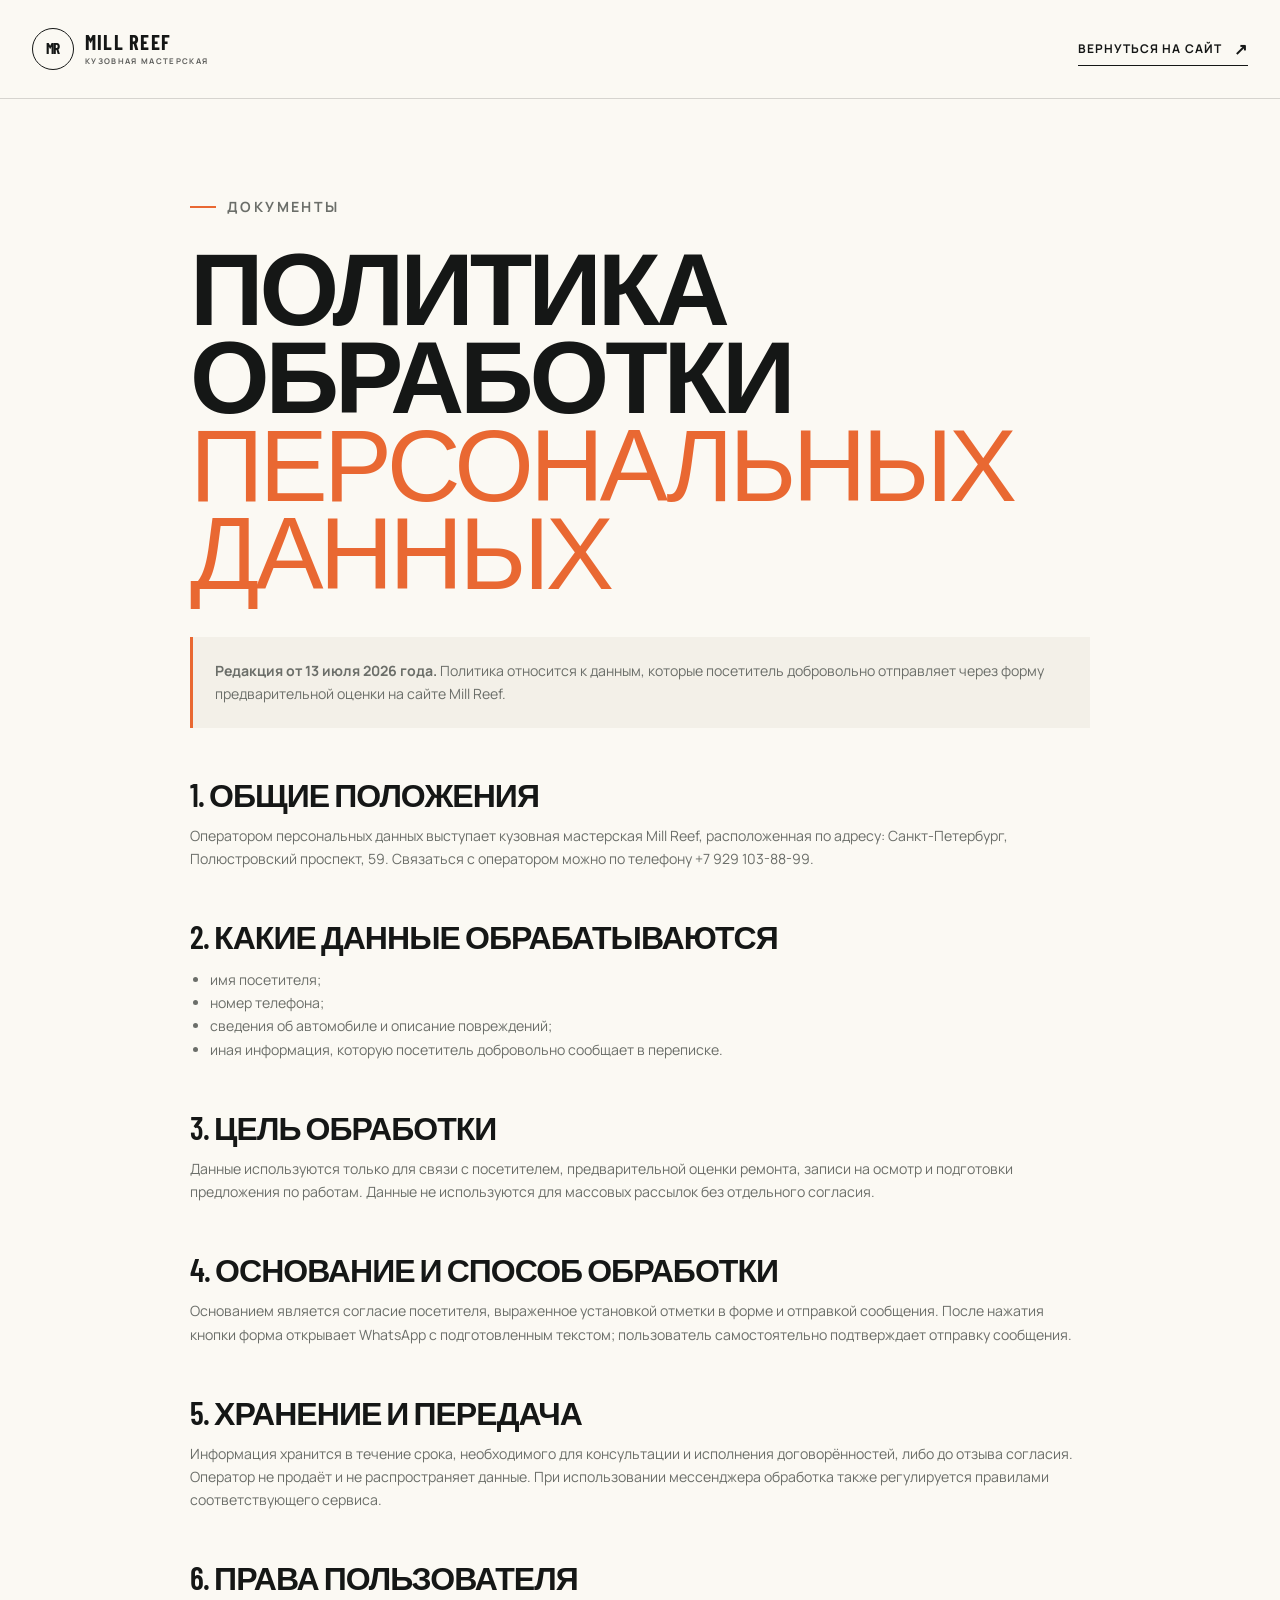
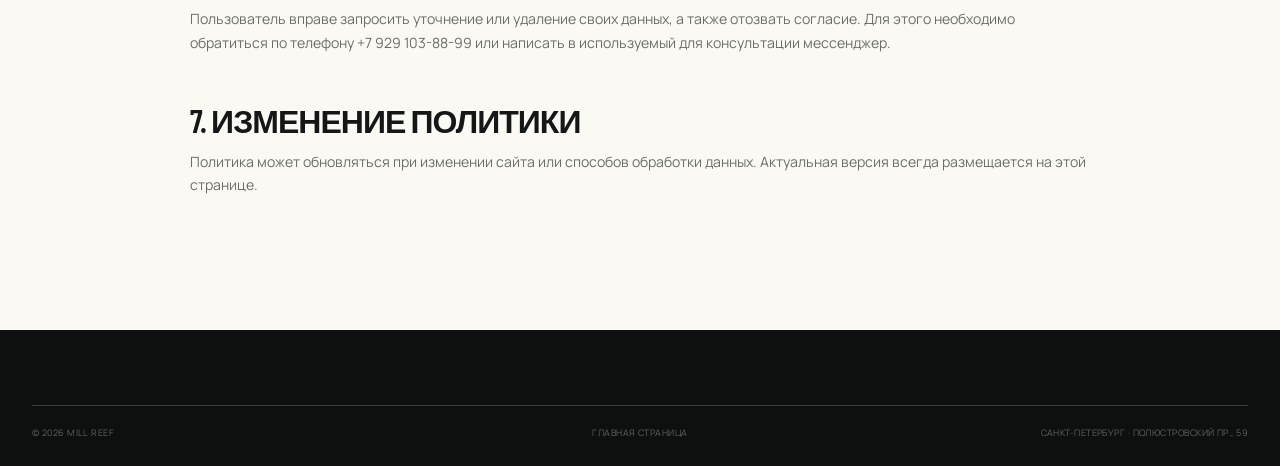
<file: privacy.html>
<!doctype html>
<html lang="ru">
<head>
  <meta charset="utf-8">
  <meta name="viewport" content="width=device-width, initial-scale=1">
  <title>Политика конфиденциальности | Mill Reef</title>
  <meta name="description" content="Политика обработки персональных данных кузовной мастерской Mill Reef.">
  <meta name="robots" content="noindex, follow">
  <meta name="theme-color" content="#f3f0e8">
  <link rel="icon" href="assets/favicon.svg" type="image/svg+xml">
  <link rel="preconnect" href="https://fonts.googleapis.com">
  <link rel="preconnect" href="https://fonts.gstatic.com" crossorigin>
  <link href="https://fonts.googleapis.com/css2?family=Barlow+Condensed:wght@500;600;700&amp;family=Manrope:wght@400;500;600;700&amp;display=swap" rel="stylesheet">
  <link rel="stylesheet" href="styles.css">
</head>
<body class="privacy-page">
  <header class="privacy-header">
    <div class="shell">
      <a class="brand" href="index.html" aria-label="Mill Reef — на главную">
        <span class="brand-mark" aria-hidden="true">MR</span>
        <span class="brand-copy"><strong>MILL REEF</strong><small>Кузовная мастерская</small></span>
      </a>
      <a class="text-link" href="index.html">Вернуться на сайт <span aria-hidden="true">↗</span></a>
    </div>
  </header>

  <main class="shell privacy-content">
    <p class="eyebrow"><span></span> Документы</p>
    <h1>Политика обработки<br><em>персональных данных</em></h1>
    <p class="privacy-note"><strong>Редакция от 13 июля 2026 года.</strong> Политика относится к данным, которые посетитель добровольно отправляет через форму предварительной оценки на сайте Mill Reef.</p>

    <h2>1. Общие положения</h2>
    <p>Оператором персональных данных выступает кузовная мастерская Mill Reef, расположенная по адресу: Санкт-Петербург, Полюстровский проспект, 59. Связаться с оператором можно по телефону +7 929 103-88-99.</p>

    <h2>2. Какие данные обрабатываются</h2>
    <ul>
      <li>имя посетителя;</li>
      <li>номер телефона;</li>
      <li>сведения об автомобиле и описание повреждений;</li>
      <li>иная информация, которую посетитель добровольно сообщает в переписке.</li>
    </ul>

    <h2>3. Цель обработки</h2>
    <p>Данные используются только для связи с посетителем, предварительной оценки ремонта, записи на осмотр и подготовки предложения по работам. Данные не используются для массовых рассылок без отдельного согласия.</p>

    <h2>4. Основание и способ обработки</h2>
    <p>Основанием является согласие посетителя, выраженное установкой отметки в форме и отправкой сообщения. После нажатия кнопки форма открывает WhatsApp с подготовленным текстом; пользователь самостоятельно подтверждает отправку сообщения.</p>

    <h2>5. Хранение и передача</h2>
    <p>Информация хранится в течение срока, необходимого для консультации и исполнения договорённостей, либо до отзыва согласия. Оператор не продаёт и не распространяет данные. При использовании мессенджера обработка также регулируется правилами соответствующего сервиса.</p>

    <h2>6. Права пользователя</h2>
    <p>Пользователь вправе запросить уточнение или удаление своих данных, а также отозвать согласие. Для этого необходимо обратиться по телефону +7 929 103-88-99 или написать в используемый для консультации мессенджер.</p>

    <h2>7. Изменение политики</h2>
    <p>Политика может обновляться при изменении сайта или способов обработки данных. Актуальная версия всегда размещается на этой странице.</p>
  </main>

  <footer class="site-footer">
    <div class="shell footer-bottom">
      <span>© 2026 Mill Reef</span>
      <a href="index.html">Главная страница</a>
      <span>Санкт-Петербург · Полюстровский пр., 59</span>
    </div>
  </footer>
</body>
</html>
</file>
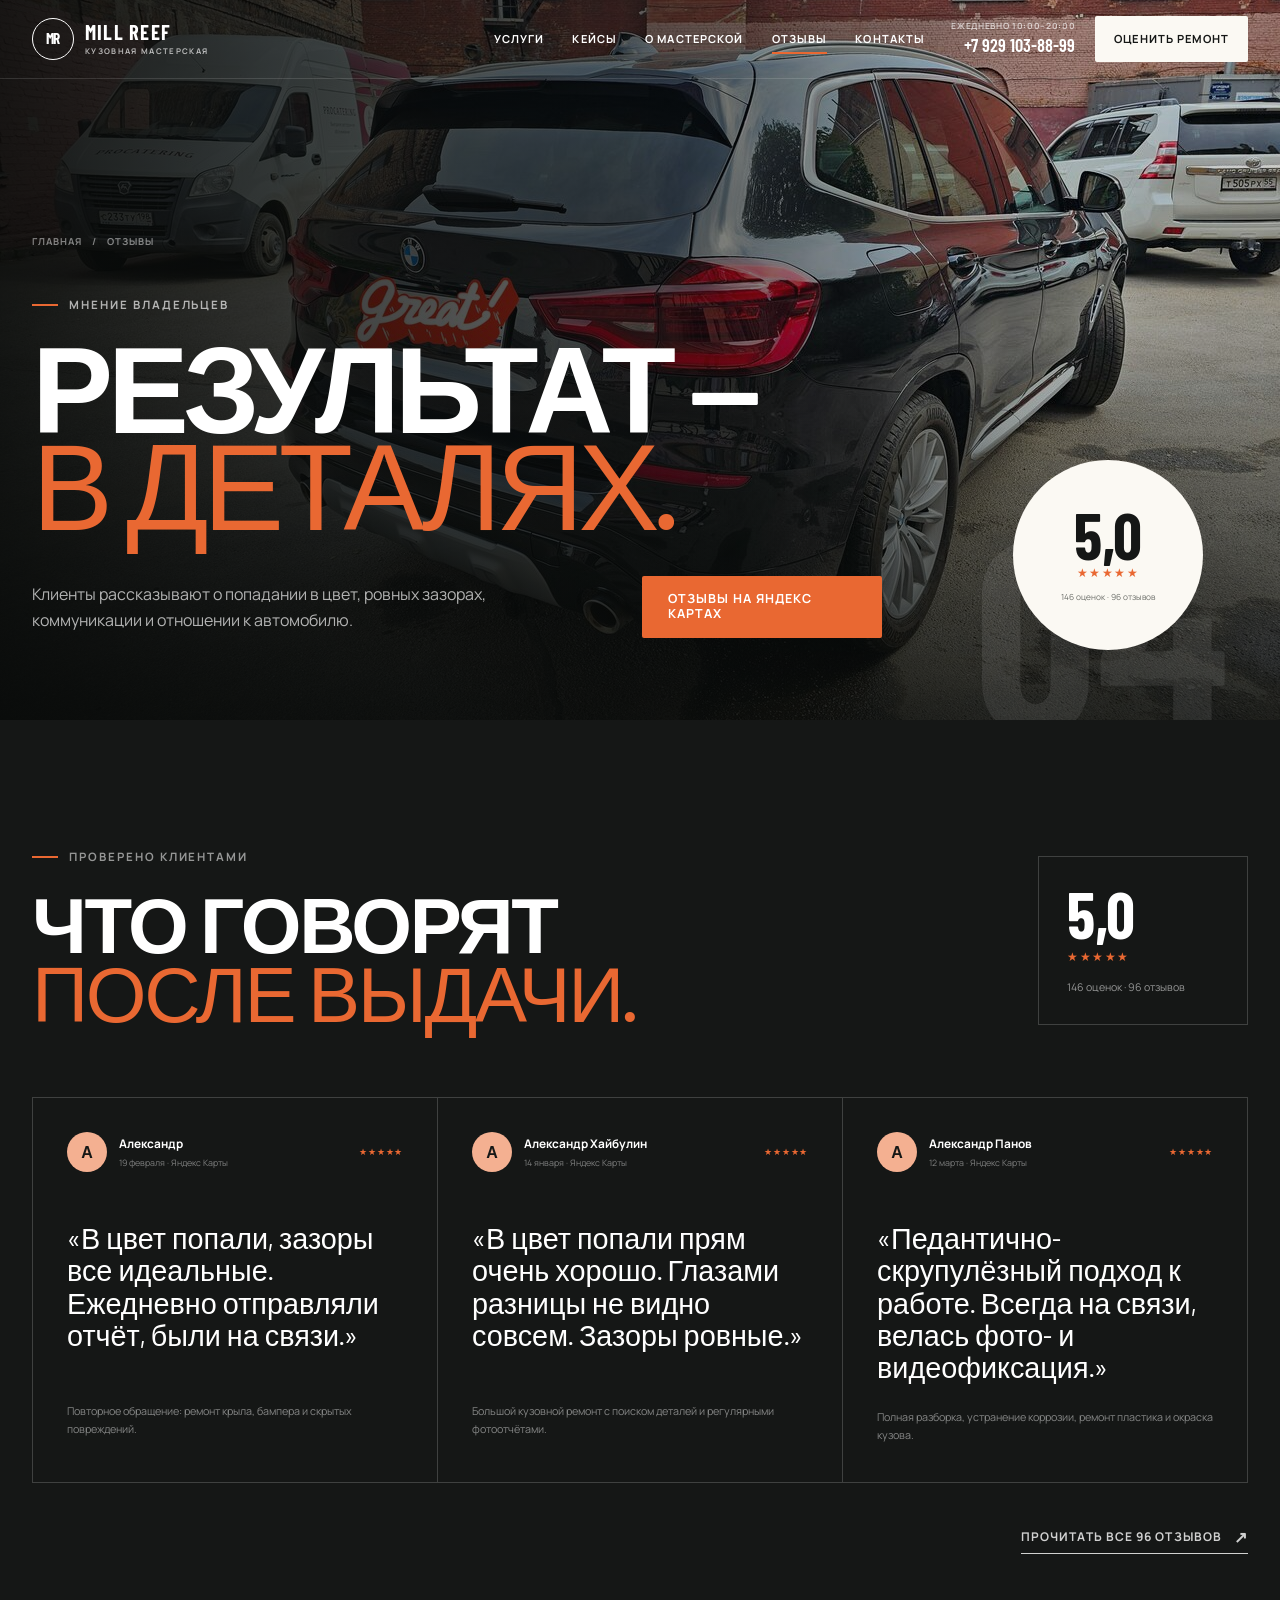
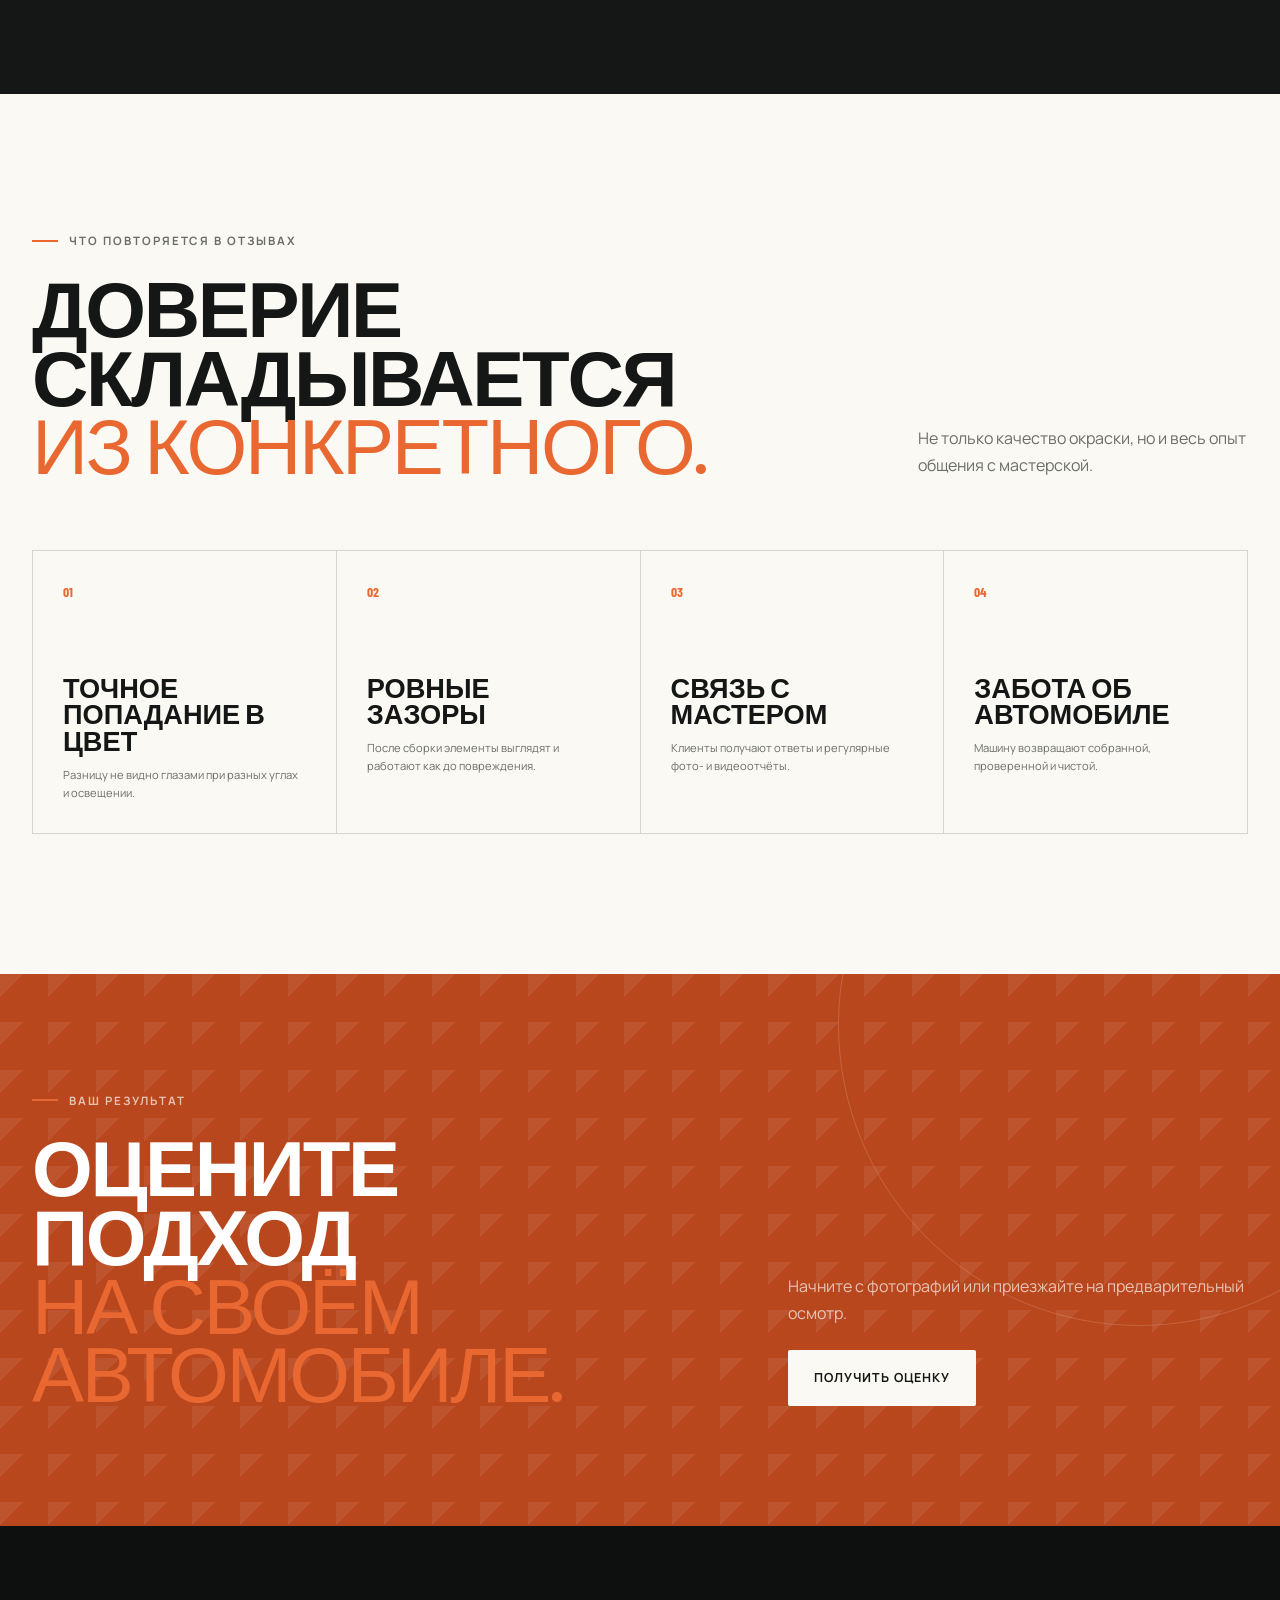
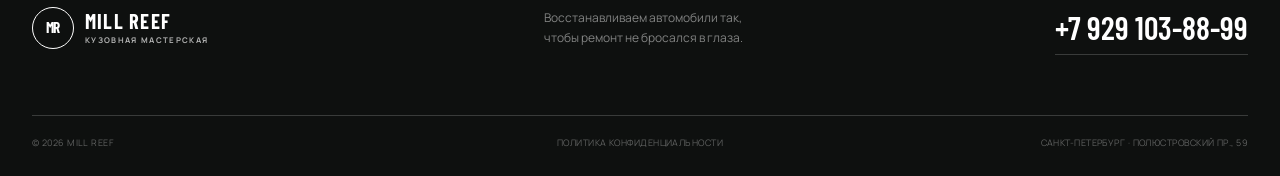
<file: reviews.html>
<!doctype html>
<html lang="ru">
<head>
  <meta charset="utf-8">
  <meta name="viewport" content="width=device-width, initial-scale=1">
  <title>Отзывы клиентов о Mill Reef | Рейтинг 5,0</title>
  <meta name="description" content="Отзывы клиентов о кузовном ремонте Mill Reef. Рейтинг 5,0, 146 оценок и 96 отзывов на Яндекс Картах.">
  <meta name="theme-color" content="#151716">
  <link rel="canonical" href="https://mill-reef.clients.site/reviews.html">
  <link rel="icon" href="assets/favicon.svg" type="image/svg+xml">
  <link rel="preconnect" href="https://fonts.googleapis.com">
  <link rel="preconnect" href="https://fonts.gstatic.com" crossorigin>
  <link href="https://fonts.googleapis.com/css2?family=Barlow+Condensed:wght@500;600;700&amp;family=Manrope:wght@400;500;600;700&amp;display=swap" rel="stylesheet">
  <link rel="stylesheet" href="styles.css">
  <meta property="og:title" content="Отзывы о кузовной мастерской Mill Reef">
  <meta property="og:description" content="Рейтинг 5,0 и отзывы владельцев после кузовного ремонта.">
  <meta property="og:image" content="https://mill-reef.clients.site/assets/map-06.jpg">
</head>
<body class="inner-page">
  <a class="skip-link" href="#main">Перейти к содержанию</a><div class="scroll-progress" aria-hidden="true"><span></span></div>
  <header class="site-header" data-header><div class="shell header-inner"><a class="brand" href="index.html" aria-label="Mill Reef — главная страница"><span class="brand-mark" aria-hidden="true">MR</span><span class="brand-copy"><strong>MILL REEF</strong><small>Кузовная мастерская</small></span></a><nav class="main-nav" id="main-nav" aria-label="Основная навигация" data-nav><a href="services.html">Услуги</a><a href="cases.html">Кейсы</a><a href="about.html">О мастерской</a><a href="reviews.html" aria-current="page">Отзывы</a><a href="contacts.html">Контакты</a></nav><div class="header-actions"><a class="header-phone" href="tel:+79291038899"><span>Ежедневно 10:00–20:00</span>+7 929 103-88-99</a><a class="button button-small button-light" href="estimate.html">Оценить ремонт</a></div><button class="menu-toggle" type="button" aria-label="Открыть меню" aria-expanded="false" aria-controls="main-nav" data-menu-toggle><span></span><span></span></button></div></header>

  <main id="main">
    <section class="page-hero page-hero-reviews" aria-labelledby="page-title"><div class="page-hero-media" aria-hidden="true"><img src="assets/map-06.jpg" alt=""></div><div class="shell page-hero-content"><p class="breadcrumbs"><a href="index.html">Главная</a><span>/</span> Отзывы</p><p class="eyebrow eyebrow-light"><span></span> Мнение владельцев</p><h1 id="page-title">Результат —<br><em>в деталях.</em></h1><div class="page-hero-bottom"><p>Клиенты рассказывают о попадании в цвет, ровных зазорах, коммуникации и отношении к автомобилю.</p><a class="button button-accent" href="https://yandex.ru/maps/org/mill_reef/64673119097/reviews/" target="_blank" rel="noopener">Отзывы на Яндекс Картах</a></div></div><div class="page-rating-badge"><strong>5,0</strong><span class="stars" aria-label="5 из 5">★★★★★</span><small>146 оценок · 96 отзывов</small></div><span class="page-hero-index" aria-hidden="true">04</span></section>

    <section class="section reviews-section reviews-page-content" aria-labelledby="reviews-title">
      <div class="shell">
        <div class="reviews-head reveal"><div><p class="eyebrow"><span></span> Проверено клиентами</p><h2 id="reviews-title">Что говорят<br><em>после выдачи.</em></h2></div><div class="reviews-rating"><strong>5,0</strong><span class="stars" aria-hidden="true">★★★★★</span><p>146 оценок · 96 отзывов</p></div></div>
        <div class="review-grid">
          <article class="review-card reveal"><div class="review-top"><span class="review-avatar">А</span><div><strong>Александр</strong><small>19 февраля · Яндекс Карты</small></div><span class="review-stars">★★★★★</span></div><blockquote>«В цвет попали, зазоры все идеальные. Ежедневно отправляли отчёт, были на связи.»</blockquote><p>Повторное обращение: ремонт крыла, бампера и скрытых повреждений.</p></article>
          <article class="review-card reveal"><div class="review-top"><span class="review-avatar">А</span><div><strong>Александр Хайбулин</strong><small>14 января · Яндекс Карты</small></div><span class="review-stars">★★★★★</span></div><blockquote>«В цвет попали прям очень хорошо. Глазами разницы не видно совсем. Зазоры ровные.»</blockquote><p>Большой кузовной ремонт с поиском деталей и регулярными фотоотчётами.</p></article>
          <article class="review-card reveal"><div class="review-top"><span class="review-avatar">А</span><div><strong>Александр Панов</strong><small>12 марта · Яндекс Карты</small></div><span class="review-stars">★★★★★</span></div><blockquote>«Педантично-скрупулёзный подход к работе. Всегда на связи, велась фото- и видеофиксация.»</blockquote><p>Полная разборка, устранение коррозии, ремонт пластика и окраска кузова.</p></article>
        </div>
        <div class="reviews-link reveal"><a class="text-link" href="https://yandex.ru/maps/org/mill_reef/64673119097/reviews/" target="_blank" rel="noopener">Прочитать все 96 отзывов <span aria-hidden="true">↗</span></a></div>
      </div>
    </section>

    <section class="section review-themes" aria-labelledby="themes-title">
      <div class="shell"><div class="section-head reveal"><div><p class="eyebrow"><span></span> Что повторяется в отзывах</p><h2 id="themes-title">Доверие<span class="phone-break"><br></span> складывается<br><em>из конкретного.</em></h2></div><p>Не только качество окраски, но и весь опыт общения с мастерской.</p></div>
        <div class="review-theme-grid"><article class="reveal"><strong>01</strong><h3>Точное попадание в цвет</h3><p>Разницу не видно глазами при разных углах и освещении.</p></article><article class="reveal"><strong>02</strong><h3>Ровные зазоры</h3><p>После сборки элементы выглядят и работают как до повреждения.</p></article><article class="reveal"><strong>03</strong><h3>Связь с мастером</h3><p>Клиенты получают ответы и регулярные фото- и видеоотчёты.</p></article><article class="reveal"><strong>04</strong><h3>Забота об автомобиле</h3><p>Машину возвращают собранной, проверенной и чистой.</p></article></div>
      </div>
    </section>

    <section class="page-cta"><div class="shell page-cta-layout reveal"><div><p class="eyebrow eyebrow-light"><span></span> Ваш результат</p><h2>Оцените подход<br><em>на своём автомобиле.</em></h2></div><div><p>Начните с фотографий или приезжайте на предварительный осмотр.</p><a class="button button-light" href="estimate.html">Получить оценку</a></div></div></section>
  </main>

  <footer class="site-footer"><div class="shell footer-main"><a class="brand brand-footer" href="index.html" aria-label="Mill Reef — главная страница"><span class="brand-mark" aria-hidden="true">MR</span><span class="brand-copy"><strong>MILL REEF</strong><small>Кузовная мастерская</small></span></a><p>Восстанавливаем автомобили так,<br>чтобы ремонт не бросался в глаза.</p><a class="footer-phone" href="tel:+79291038899">+7 929 103-88-99</a></div><div class="shell footer-bottom"><span>© <span data-current-year>2026</span> Mill Reef</span><a href="privacy.html">Политика конфиденциальности</a><span>Санкт-Петербург · Полюстровский пр., 59</span></div></footer>
  <div class="mobile-dock" aria-label="Быстрая связь"><a href="tel:+79291038899"><span aria-hidden="true">☎</span> Позвонить</a><a href="https://wa.me/79291038899" target="_blank" rel="noopener"><span aria-hidden="true">↗</span> WhatsApp</a></div><script src="script.js"></script>
</body>
</html>
</file>
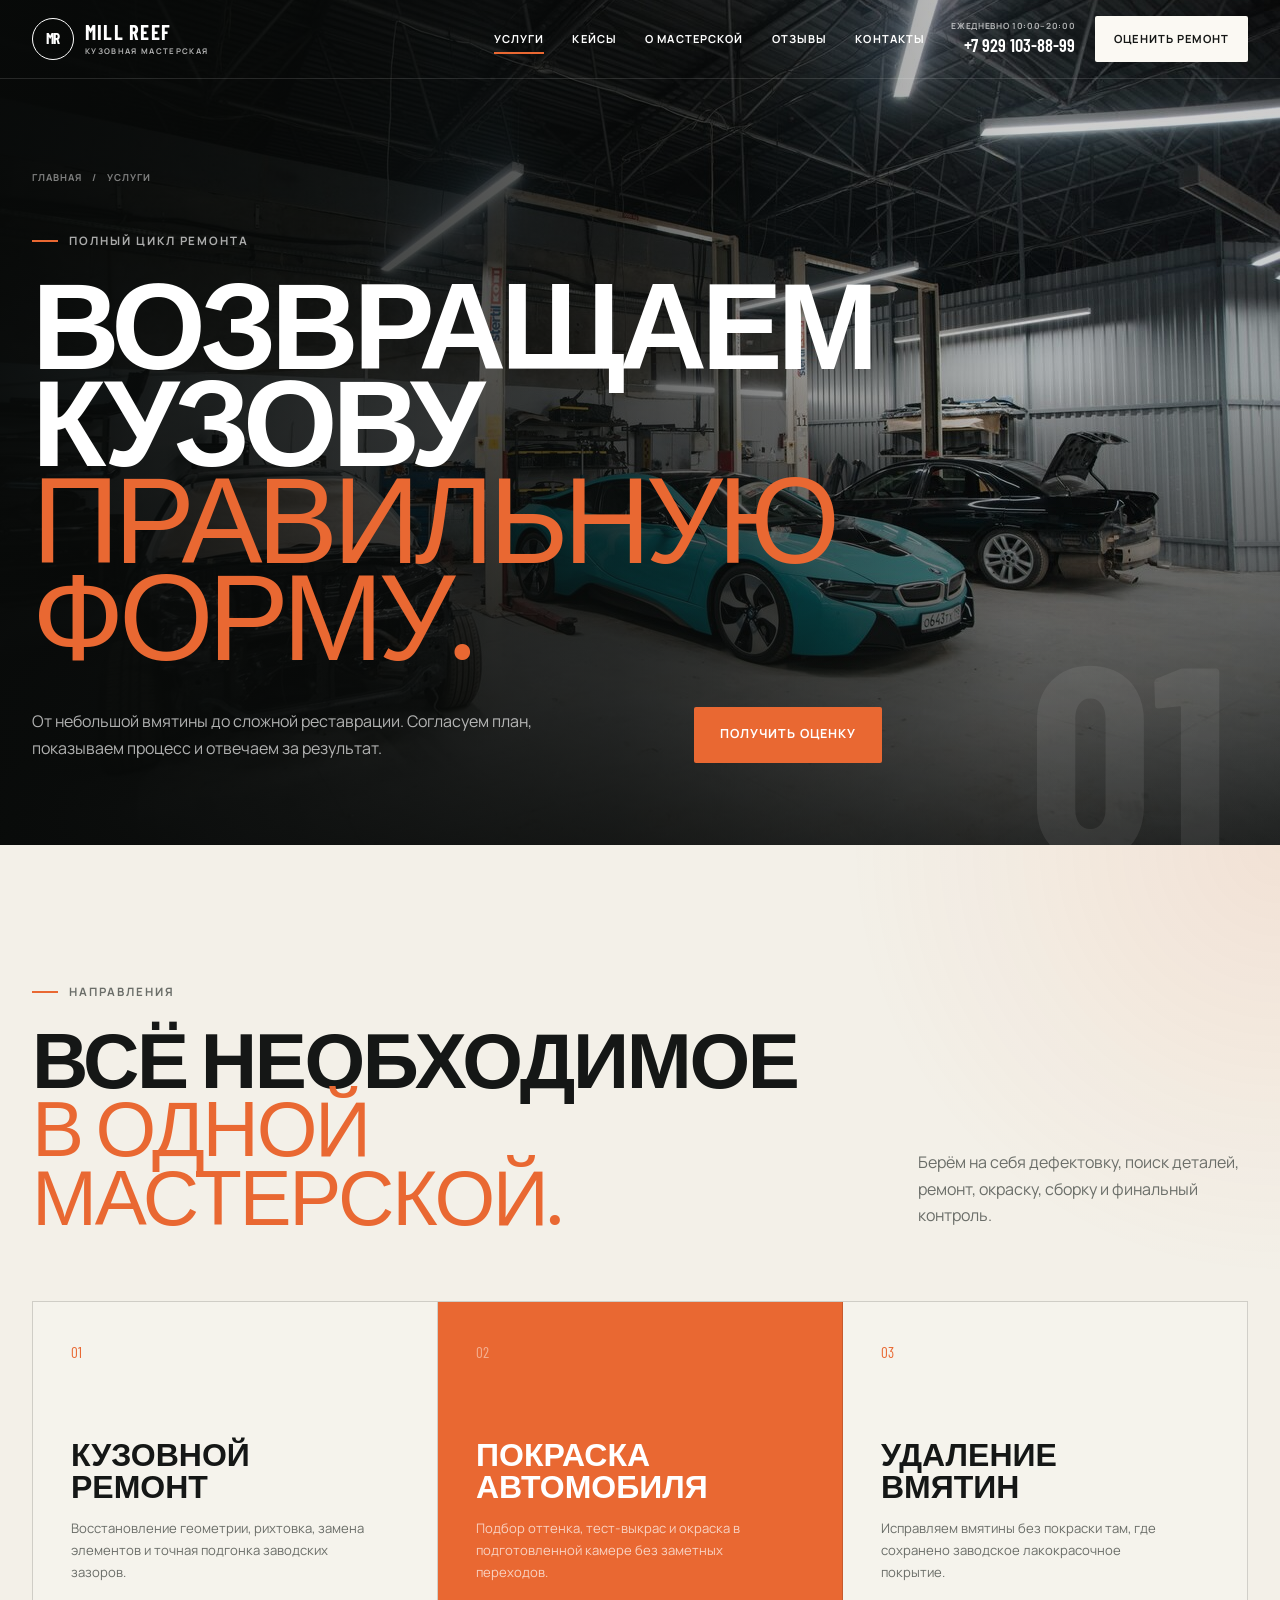
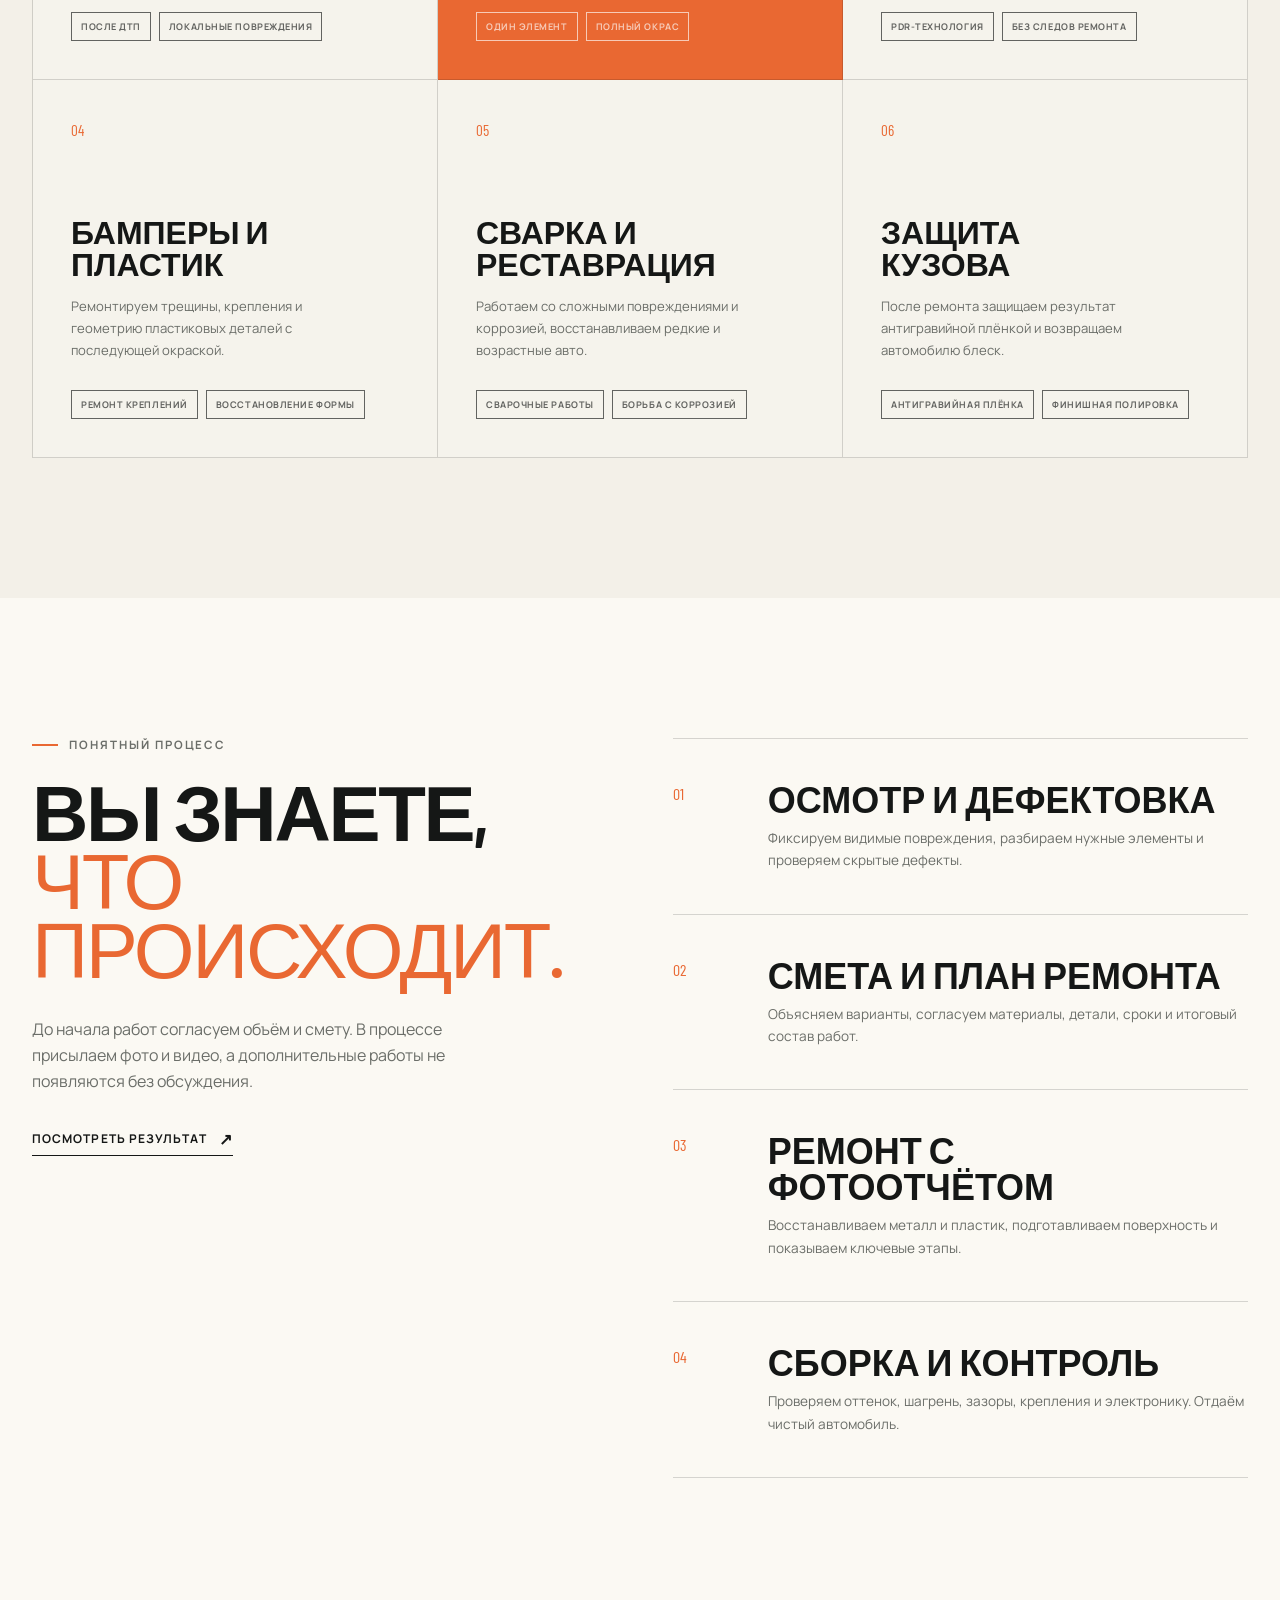
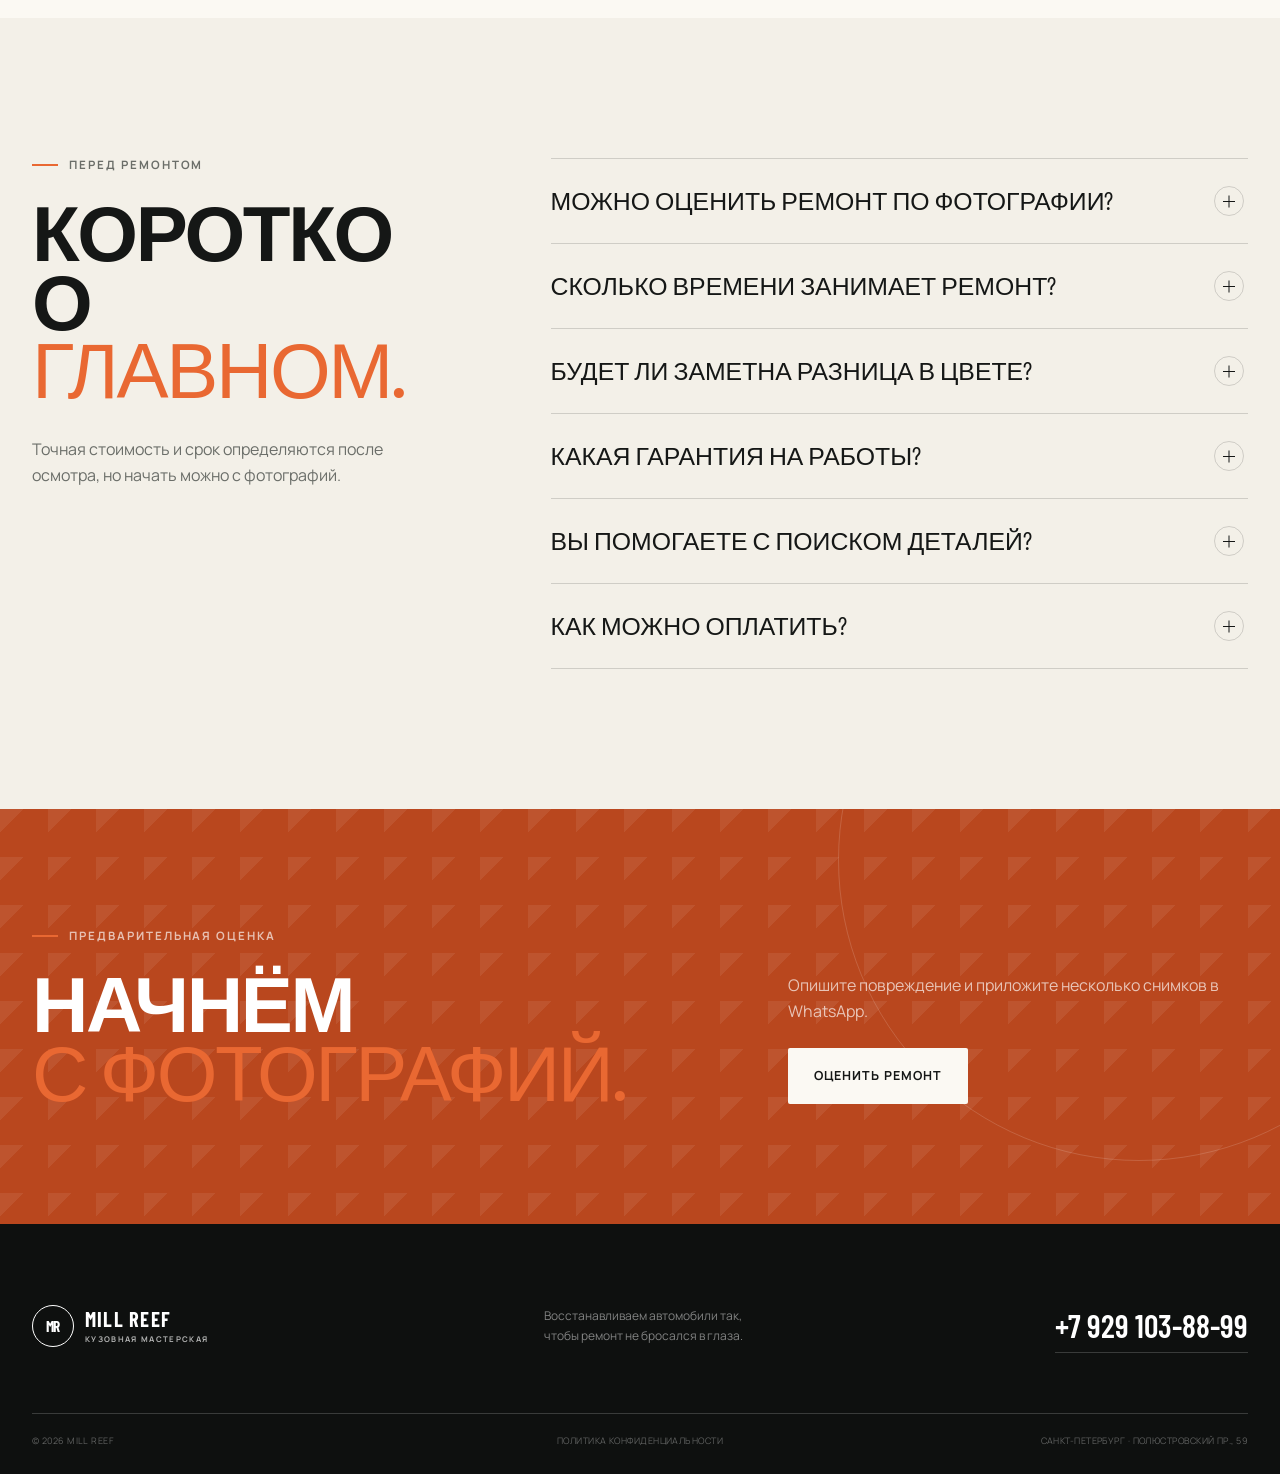
<file: services.html>
<!doctype html>
<html lang="ru">
<head>
  <meta charset="utf-8">
  <meta name="viewport" content="width=device-width, initial-scale=1">
  <title>Услуги кузовного ремонта и покраски | Mill Reef</title>
  <meta name="description" content="Кузовной ремонт, покраска автомобилей, удаление вмятин, ремонт бамперов, сварка, реставрация и защита кузова в Санкт-Петербурге.">
  <meta name="theme-color" content="#151716">
  <link rel="canonical" href="https://mill-reef.clients.site/services.html">
  <link rel="icon" href="assets/favicon.svg" type="image/svg+xml">
  <link rel="preconnect" href="https://fonts.googleapis.com">
  <link rel="preconnect" href="https://fonts.gstatic.com" crossorigin>
  <link href="https://fonts.googleapis.com/css2?family=Barlow+Condensed:wght@500;600;700&amp;family=Manrope:wght@400;500;600;700&amp;display=swap" rel="stylesheet">
  <link rel="stylesheet" href="styles.css">
  <meta property="og:title" content="Услуги кузовной мастерской Mill Reef">
  <meta property="og:description" content="Полный цикл кузовного ремонта: от дефектовки до окраски и сборки.">
  <meta property="og:image" content="https://mill-reef.clients.site/assets/map-02.jpg">
</head>
<body class="inner-page">
  <a class="skip-link" href="#main">Перейти к содержанию</a>
  <div class="scroll-progress" aria-hidden="true"><span></span></div>
  <header class="site-header" data-header>
    <div class="shell header-inner">
      <a class="brand" href="index.html" aria-label="Mill Reef — главная страница"><span class="brand-mark" aria-hidden="true">MR</span><span class="brand-copy"><strong>MILL REEF</strong><small>Кузовная мастерская</small></span></a>
      <nav class="main-nav" id="main-nav" aria-label="Основная навигация" data-nav>
        <a href="services.html" aria-current="page">Услуги</a><a href="cases.html">Кейсы</a><a href="about.html">О мастерской</a><a href="reviews.html">Отзывы</a><a href="contacts.html">Контакты</a>
      </nav>
      <div class="header-actions"><a class="header-phone" href="tel:+79291038899"><span>Ежедневно 10:00–20:00</span>+7 929 103-88-99</a><a class="button button-small button-light" href="estimate.html">Оценить ремонт</a></div>
      <button class="menu-toggle" type="button" aria-label="Открыть меню" aria-expanded="false" aria-controls="main-nav" data-menu-toggle><span></span><span></span></button>
    </div>
  </header>

  <main id="main">
    <section class="page-hero page-hero-services" aria-labelledby="page-title">
      <div class="page-hero-media" aria-hidden="true"><img src="assets/map-02.jpg" alt=""></div>
      <div class="shell page-hero-content">
        <p class="breadcrumbs"><a href="index.html">Главная</a><span>/</span> Услуги</p>
        <p class="eyebrow eyebrow-light"><span></span> Полный цикл ремонта</p>
        <h1 id="page-title">Возвращаем кузову<br><em>правильную форму.</em></h1>
        <div class="page-hero-bottom"><p>От небольшой вмятины до сложной реставрации. Согласуем план, показываем процесс и отвечаем за результат.</p><a class="button button-accent" href="estimate.html">Получить оценку</a></div>
      </div>
      <span class="page-hero-index" aria-hidden="true">01</span>
    </section>

    <section class="section services-section" aria-labelledby="services-title">
      <div class="shell">
        <div class="section-head reveal"><div><p class="eyebrow"><span></span> Направления</p><h2 id="services-title">Всё необходимое<br><em>в одной мастерской.</em></h2></div><p>Берём на себя дефектовку, поиск деталей, ремонт, окраску, сборку и финальный контроль.</p></div>
        <div class="service-grid">
          <article class="service-card reveal"><span class="service-number">01</span><h3>Кузовной ремонт</h3><p>Восстановление геометрии, рихтовка, замена элементов и точная подгонка заводских зазоров.</p><ul><li>После ДТП</li><li>Локальные повреждения</li></ul></article>
          <article class="service-card service-card-accent reveal"><span class="service-number">02</span><h3>Покраска автомобиля</h3><p>Подбор оттенка, тест-выкрас и окраска в подготовленной камере без заметных переходов.</p><ul><li>Один элемент</li><li>Полный окрас</li></ul></article>
          <article class="service-card reveal"><span class="service-number">03</span><h3>Удаление вмятин</h3><p>Исправляем вмятины без покраски там, где сохранено заводское лакокрасочное покрытие.</p><ul><li>PDR-технология</li><li>Без следов ремонта</li></ul></article>
          <article class="service-card reveal"><span class="service-number">04</span><h3>Бамперы и пластик</h3><p>Ремонтируем трещины, крепления и геометрию пластиковых деталей с последующей окраской.</p><ul><li>Ремонт креплений</li><li>Восстановление формы</li></ul></article>
          <article class="service-card reveal"><span class="service-number">05</span><h3>Сварка и реставрация</h3><p>Работаем со сложными повреждениями и коррозией, восстанавливаем редкие и возрастные авто.</p><ul><li>Сварочные работы</li><li>Борьба с коррозией</li></ul></article>
          <article class="service-card reveal"><span class="service-number">06</span><h3>Защита кузова</h3><p>После ремонта защищаем результат антигравийной плёнкой и возвращаем автомобилю блеск.</p><ul><li>Антигравийная плёнка</li><li>Финишная полировка</li></ul></article>
        </div>
      </div>
    </section>

    <section class="section process-section" aria-labelledby="process-title">
      <div class="shell process-layout">
        <div class="process-intro reveal"><p class="eyebrow"><span></span> Понятный процесс</p><h2 id="process-title">Вы знаете,<br><em>что происходит.</em></h2><p>До начала работ согласуем объём и смету. В процессе присылаем фото и видео, а дополнительные работы не появляются без обсуждения.</p><a class="text-link" href="cases.html">Посмотреть результат <span aria-hidden="true">↗</span></a></div>
        <ol class="process-list">
          <li class="reveal"><span>01</span><div><h3>Осмотр и дефектовка</h3><p>Фиксируем видимые повреждения, разбираем нужные элементы и проверяем скрытые дефекты.</p></div></li>
          <li class="reveal"><span>02</span><div><h3>Смета и план ремонта</h3><p>Объясняем варианты, согласуем материалы, детали, сроки и итоговый состав работ.</p></div></li>
          <li class="reveal"><span>03</span><div><h3>Ремонт с фотоотчётом</h3><p>Восстанавливаем металл и пластик, подготавливаем поверхность и показываем ключевые этапы.</p></div></li>
          <li class="reveal"><span>04</span><div><h3>Сборка и контроль</h3><p>Проверяем оттенок, шагрень, зазоры, крепления и электронику. Отдаём чистый автомобиль.</p></div></li>
        </ol>
      </div>
    </section>

    <section class="section faq-section" aria-labelledby="faq-title">
      <div class="shell faq-layout">
        <div class="faq-intro reveal"><p class="eyebrow"><span></span> Перед ремонтом</p><h2 id="faq-title">Коротко о<br><em>главном.</em></h2><p>Точная стоимость и срок определяются после осмотра, но начать можно с фотографий.</p></div>
        <div class="faq-list reveal">
          <details><summary>Можно оценить ремонт по фотографии?<span></span></summary><p>Да, по 3–4 фото с разных ракурсов дадим предварительный диапазон. Точная смета появляется после очного осмотра и дефектовки.</p></details>
          <details><summary>Сколько времени занимает ремонт?<span></span></summary><p>Срок зависит от повреждений, наличия деталей и объёма окраски. После осмотра фиксируем понятный план и сообщаем о ходе работ.</p></details>
          <details><summary>Будет ли заметна разница в цвете?<span></span></summary><p>Колорист подбирает оттенок и делает тест-выкрас. Результат проверяем при разных углах и освещении до сборки автомобиля.</p></details>
          <details><summary>Какая гарантия на работы?<span></span></summary><p>На кузовные и лакокрасочные работы действует гарантия 2 года. Условия конкретного ремонта фиксируются при приёмке.</p></details>
          <details><summary>Вы помогаете с поиском деталей?<span></span></summary><p>Да, можем подобрать и заказать необходимые детали, согласовав состояние, стоимость и сроки поставки до заказа.</p></details>
          <details><summary>Как можно оплатить?<span></span></summary><p>Доступны оплата картой, наличными, безналичный расчёт и рассрочка.</p></details>
        </div>
      </div>
    </section>

    <section class="page-cta"><div class="shell page-cta-layout reveal"><div><p class="eyebrow eyebrow-light"><span></span> Предварительная оценка</p><h2>Начнём<br><em>с фотографий.</em></h2></div><div><p>Опишите повреждение и приложите несколько снимков в WhatsApp.</p><a class="button button-light" href="estimate.html">Оценить ремонт</a></div></div></section>
  </main>

  <footer class="site-footer"><div class="shell footer-main"><a class="brand brand-footer" href="index.html" aria-label="Mill Reef — главная страница"><span class="brand-mark" aria-hidden="true">MR</span><span class="brand-copy"><strong>MILL REEF</strong><small>Кузовная мастерская</small></span></a><p>Восстанавливаем автомобили так,<br>чтобы ремонт не бросался в глаза.</p><a class="footer-phone" href="tel:+79291038899">+7 929 103-88-99</a></div><div class="shell footer-bottom"><span>© <span data-current-year>2026</span> Mill Reef</span><a href="privacy.html">Политика конфиденциальности</a><span>Санкт-Петербург · Полюстровский пр., 59</span></div></footer>
  <div class="mobile-dock" aria-label="Быстрая связь"><a href="tel:+79291038899"><span aria-hidden="true">☎</span> Позвонить</a><a href="https://wa.me/79291038899" target="_blank" rel="noopener"><span aria-hidden="true">↗</span> WhatsApp</a></div>
  <script src="script.js"></script>
</body>
</html>
</file>
<file: styles.css>
:root {
  --ink: #151716;
  --ink-soft: #242725;
  --paper: #f3f0e8;
  --paper-bright: #fbf9f3;
  --muted: #6b6e69;
  --steel: #b8bdb8;
  --line: rgba(21, 23, 22, 0.16);
  --line-light: rgba(255, 255, 255, 0.18);
  --signal: #e96832;
  --signal-dark: #b9471e;
  --signal-soft: #f4b091;
  --white: #fff;
  --display: "Barlow Condensed", "Arial Narrow", sans-serif;
  --body: "Manrope", "Trebuchet MS", sans-serif;
  --radius: 2px;
  --shadow: 0 24px 80px rgba(10, 12, 11, 0.16);
}

* {
  box-sizing: border-box;
}

html {
  scroll-behavior: smooth;
  scroll-padding-top: 84px;
}

body {
  margin: 0;
  overflow-x: hidden;
  color: var(--ink);
  background: var(--paper);
  font-family: var(--body);
  font-size: 16px;
  line-height: 1.65;
  text-rendering: optimizeLegibility;
}

body.menu-open,
body.lightbox-open {
  overflow: hidden;
}

img {
  display: block;
  max-width: 100%;
}

a {
  color: inherit;
  text-decoration: none;
}

button,
input,
textarea {
  color: inherit;
  font: inherit;
}

button,
summary {
  cursor: pointer;
}

::selection {
  color: var(--paper-bright);
  background: var(--signal);
}

:focus-visible {
  outline: 3px solid var(--signal);
  outline-offset: 4px;
}

.shell {
  width: min(1240px, calc(100% - 64px));
  margin-inline: auto;
}

.section {
  position: relative;
  padding: 140px 0;
}

.skip-link {
  position: fixed;
  z-index: 1000;
  top: 10px;
  left: 10px;
  padding: 10px 16px;
  color: var(--white);
  background: var(--ink);
  transform: translateY(-150%);
  transition: transform 180ms ease;
}

.skip-link:focus {
  transform: translateY(0);
}

.scroll-progress {
  position: fixed;
  z-index: 110;
  inset: 0 0 auto;
  height: 3px;
  pointer-events: none;
}

.scroll-progress span {
  display: block;
  width: 0;
  height: 100%;
  background: var(--signal);
}

.eyebrow {
  display: flex;
  align-items: center;
  gap: 11px;
  margin: 0 0 24px;
  color: var(--muted);
  font-size: 0.72rem;
  font-weight: 700;
  letter-spacing: 0.17em;
  line-height: 1.2;
  text-transform: uppercase;
}

.eyebrow span {
  width: 26px;
  height: 2px;
  background: var(--signal);
}

.eyebrow-light {
  color: rgba(255, 255, 255, 0.66);
}

h1,
h2,
h3,
p {
  margin-top: 0;
}

h1,
h2,
h3 {
  font-family: var(--display);
  font-weight: 600;
}

h2 {
  margin-bottom: 0;
  font-size: clamp(3.4rem, 6.1vw, 6.5rem);
  letter-spacing: -0.03em;
  line-height: 0.88;
  text-transform: uppercase;
}

h2 em,
h1 em {
  color: var(--signal);
  font-style: normal;
  font-weight: 500;
}

.section-head {
  display: grid;
  grid-template-columns: minmax(0, 1fr) 330px;
  gap: 80px;
  align-items: end;
  margin-bottom: 72px;
}

.section-head > p {
  margin: 0;
  color: var(--muted);
  font-size: 1rem;
}

.button {
  display: inline-flex;
  min-height: 56px;
  align-items: center;
  justify-content: center;
  gap: 10px;
  padding: 15px 25px;
  border: 1px solid transparent;
  border-radius: var(--radius);
  font-size: 0.78rem;
  font-weight: 700;
  letter-spacing: 0.08em;
  line-height: 1.2;
  text-transform: uppercase;
  transition: color 180ms ease, background 180ms ease, border-color 180ms ease, transform 180ms ease;
}

.button:hover {
  transform: translateY(-2px);
}

.button-small {
  min-height: 46px;
  padding: 12px 18px;
  font-size: 0.7rem;
}

.button-accent {
  color: var(--white);
  background: var(--signal);
}

.button-accent:hover {
  background: var(--signal-dark);
}

.button-light {
  color: var(--ink);
  background: var(--paper-bright);
}

.button-light:hover {
  color: var(--white);
  background: var(--signal);
}

.button-dark {
  color: var(--white);
  background: var(--ink);
}

.button-dark:hover {
  background: var(--signal);
}

.button-outline {
  border-color: var(--ink);
  background: transparent;
}

.button-outline:hover {
  color: var(--white);
  background: var(--ink);
}

.button-full {
  width: 100%;
}

.text-link {
  display: inline-flex;
  align-items: center;
  gap: 12px;
  border-bottom: 1px solid currentColor;
  font-size: 0.75rem;
  font-weight: 700;
  letter-spacing: 0.09em;
  line-height: 2;
  text-transform: uppercase;
  transition: color 180ms ease;
}

.text-link:hover {
  color: var(--signal);
}

.text-link span {
  font-size: 1rem;
}

.text-link-light {
  color: var(--white);
}

.site-header {
  position: fixed;
  z-index: 100;
  inset: 0 0 auto;
  color: var(--white);
  border-bottom: 1px solid rgba(255, 255, 255, 0.13);
  transition: color 220ms ease, background 220ms ease, box-shadow 220ms ease, border-color 220ms ease;
}

.site-header.is-scrolled,
.site-header.nav-open {
  color: var(--ink);
  border-color: var(--line);
  background: rgba(243, 240, 232, 0.94);
  box-shadow: 0 10px 34px rgba(13, 15, 14, 0.08);
  backdrop-filter: blur(16px);
}

.header-inner {
  display: flex;
  min-height: 78px;
  align-items: center;
  justify-content: space-between;
  gap: 26px;
}

.brand {
  display: inline-flex;
  flex: 0 0 auto;
  align-items: center;
  gap: 11px;
  line-height: 1;
}

.brand-mark {
  display: grid;
  width: 42px;
  height: 42px;
  place-items: center;
  border: 1px solid currentColor;
  border-radius: 50%;
  font-family: var(--display);
  font-size: 0.95rem;
  font-weight: 700;
  letter-spacing: -0.04em;
}

.brand-copy {
  display: flex;
  flex-direction: column;
}

.brand-copy strong {
  font-family: var(--display);
  font-size: 1.28rem;
  letter-spacing: 0.06em;
}

.brand-copy small {
  margin-top: 6px;
  font-size: 0.49rem;
  font-weight: 700;
  letter-spacing: 0.17em;
  text-transform: uppercase;
  opacity: 0.68;
}

.main-nav {
  display: flex;
  align-items: center;
  justify-content: center;
  gap: clamp(18px, 2.2vw, 38px);
  margin-left: auto;
}

.main-nav a {
  position: relative;
  padding: 8px 0;
  font-size: 0.69rem;
  font-weight: 700;
  letter-spacing: 0.1em;
  text-transform: uppercase;
}

.main-nav a::after {
  position: absolute;
  right: 0;
  bottom: 2px;
  left: 0;
  height: 2px;
  background: var(--signal);
  content: "";
  transform: scaleX(0);
  transform-origin: right;
  transition: transform 200ms ease;
}

.main-nav a:hover::after {
  transform: scaleX(1);
  transform-origin: left;
}

.header-actions {
  display: flex;
  align-items: center;
  gap: 20px;
}

.header-phone {
  display: flex;
  flex-direction: column;
  font-family: var(--display);
  font-size: 1.15rem;
  font-weight: 600;
  line-height: 1.08;
  text-align: right;
}

.header-phone span {
  margin-bottom: 5px;
  font-family: var(--body);
  font-size: 0.53rem;
  font-weight: 700;
  letter-spacing: 0.08em;
  text-transform: uppercase;
  opacity: 0.65;
}

.menu-toggle {
  display: none;
  width: 46px;
  height: 46px;
  padding: 0;
  border: 1px solid currentColor;
  background: transparent;
}

.menu-toggle span {
  display: block;
  width: 20px;
  height: 2px;
  margin: 5px auto;
  background: currentColor;
  transition: transform 200ms ease;
}

.nav-open .menu-toggle span:first-child {
  transform: translateY(3.5px) rotate(45deg);
}

.nav-open .menu-toggle span:last-child {
  transform: translateY(-3.5px) rotate(-45deg);
}

.hero {
  position: relative;
  display: flex;
  min-height: 940px;
  align-items: stretch;
  overflow: hidden;
  color: var(--white);
  background: var(--ink);
}

.hero-media,
.hero-media::after,
.hero-grid {
  position: absolute;
  inset: 0;
}

.hero-media img {
  width: 100%;
  height: 100%;
  object-fit: cover;
  object-position: center 54%;
  animation: hero-breathe 16s ease-out both;
}

.hero-media::after {
  background:
    linear-gradient(90deg, rgba(9, 11, 10, 0.9) 0%, rgba(9, 11, 10, 0.64) 43%, rgba(9, 11, 10, 0.22) 70%, rgba(9, 11, 10, 0.52) 100%),
    linear-gradient(0deg, rgba(9, 11, 10, 0.82) 0%, transparent 42%);
  content: "";
}

.hero-grid {
  opacity: 0.18;
  background-image:
    linear-gradient(rgba(255, 255, 255, 0.18) 1px, transparent 1px),
    linear-gradient(90deg, rgba(255, 255, 255, 0.18) 1px, transparent 1px);
  background-size: 80px 80px;
  mask-image: linear-gradient(to right, black, transparent 66%);
}

@keyframes hero-breathe {
  from { transform: scale(1.06); }
  to { transform: scale(1); }
}

.hero-content {
  position: relative;
  z-index: 2;
  display: grid;
  grid-template-columns: minmax(0, 1fr) 250px;
  gap: 80px;
  align-items: center;
  padding-top: 150px;
  padding-bottom: 205px;
}

.hero-main {
  max-width: 920px;
}

.hero-eyebrow {
  color: rgba(255, 255, 255, 0.74);
}

.hero h1 {
  max-width: 960px;
  margin: 0 0 28px;
  font-size: clamp(5rem, 10.3vw, 10rem);
  letter-spacing: -0.045em;
  line-height: 0.77;
  text-transform: uppercase;
}

.hero h1 em {
  display: inline-block;
}

.hero-lead {
  max-width: 640px;
  margin-bottom: 35px;
  color: rgba(255, 255, 255, 0.78);
  font-size: clamp(1rem, 1.4vw, 1.18rem);
  line-height: 1.7;
}

.hero-actions {
  display: flex;
  align-items: center;
  gap: 30px;
  margin-bottom: 34px;
}

.hero-benefits {
  display: flex;
  flex-wrap: wrap;
  gap: 10px 28px;
  margin: 0;
  padding: 0;
  color: rgba(255, 255, 255, 0.7);
  font-size: 0.75rem;
  list-style: none;
}

.hero-benefits li::before {
  color: var(--signal);
  content: "+";
  margin-right: 8px;
  font-weight: 700;
}

.hero-card {
  align-self: end;
  margin-bottom: 28px;
  padding: 26px;
  color: var(--ink);
  background: rgba(246, 243, 235, 0.94);
  box-shadow: var(--shadow);
  backdrop-filter: blur(14px);
}

.rating-card {
  display: grid;
  grid-template-columns: auto 1fr;
  align-items: center;
}

.rating-score {
  grid-row: 1 / span 2;
  margin-right: 16px;
  font-family: var(--display);
  font-size: 3rem;
  font-weight: 600;
  line-height: 1;
}

.stars {
  color: var(--signal);
  font-size: 0.72rem;
  letter-spacing: 0.14em;
}

.rating-card strong {
  margin-top: 10px;
  font-size: 0.78rem;
}

.rating-card small {
  grid-column: 2;
  color: var(--muted);
  font-size: 0.64rem;
}

.hero-card-line {
  height: 1px;
  margin: 24px 0;
  background: var(--line);
}

.location-mini {
  display: flex;
  align-items: flex-start;
  gap: 12px;
  margin-bottom: 18px;
}

.location-dot {
  flex: 0 0 auto;
  width: 10px;
  height: 10px;
  margin-top: 7px;
  border: 3px solid var(--signal-soft);
  border-radius: 50%;
  background: var(--signal);
  box-shadow: 0 0 0 5px rgba(233, 104, 50, 0.12);
}

.location-mini p {
  margin: 0;
  color: var(--muted);
  font-size: 0.7rem;
  line-height: 1.6;
}

.location-mini strong {
  color: var(--ink);
  font-size: 0.77rem;
}

.hero-card .text-link {
  font-size: 0.64rem;
}

.hero-stats-wrap {
  position: absolute;
  z-index: 3;
  right: 0;
  bottom: 0;
  left: 0;
  border-top: 1px solid var(--line-light);
  background: rgba(11, 13, 12, 0.62);
  backdrop-filter: blur(14px);
}

.hero-stats {
  display: grid;
  grid-template-columns: repeat(4, 1fr);
}

.hero-stats > div {
  min-height: 125px;
  padding: 27px 32px;
  border-left: 1px solid var(--line-light);
}

.hero-stats > div:last-child {
  border-right: 1px solid var(--line-light);
}

.hero-stats strong,
.hero-stats span {
  display: block;
}

.hero-stats strong {
  font-family: var(--display);
  font-size: 2.15rem;
  font-weight: 600;
  letter-spacing: -0.02em;
  line-height: 1;
  text-transform: uppercase;
}

.hero-stats span {
  margin-top: 10px;
  color: rgba(255, 255, 255, 0.58);
  font-size: 0.65rem;
}

.hero-stats .award-stat strong {
  color: var(--signal-soft);
  font-size: 1.55rem;
}

.services-section {
  overflow: hidden;
  background:
    radial-gradient(circle at 100% 0%, rgba(233, 104, 50, 0.1), transparent 27rem),
    var(--paper);
}

.service-grid {
  display: grid;
  grid-template-columns: repeat(3, 1fr);
  border-top: 1px solid var(--line);
  border-left: 1px solid var(--line);
}

.service-card {
  position: relative;
  min-height: 370px;
  padding: 38px;
  border-right: 1px solid var(--line);
  border-bottom: 1px solid var(--line);
  background: rgba(255, 255, 255, 0.18);
  transition: color 250ms ease, background 250ms ease, transform 250ms ease;
}

.service-card:hover {
  z-index: 2;
  color: var(--white);
  background: var(--ink);
  transform: translateY(-5px);
}

.service-card-accent {
  color: var(--white);
  background: var(--signal);
}

.service-card-accent:hover {
  background: var(--signal-dark);
}

.service-number {
  display: block;
  margin-bottom: 72px;
  color: var(--signal);
  font-family: var(--display);
  font-size: 0.95rem;
}

.service-card-accent .service-number,
.service-card:hover .service-number {
  color: var(--signal-soft);
}

.service-card h3 {
  max-width: 270px;
  margin-bottom: 16px;
  font-size: 2rem;
  line-height: 1;
  text-transform: uppercase;
}

.service-card p {
  max-width: 300px;
  margin-bottom: 28px;
  color: var(--muted);
  font-size: 0.82rem;
  line-height: 1.7;
}

.service-card:hover p,
.service-card-accent p {
  color: rgba(255, 255, 255, 0.7);
}

.service-card ul {
  display: flex;
  flex-wrap: wrap;
  gap: 8px;
  margin: 0;
  padding: 0;
  list-style: none;
}

.service-card li {
  padding: 6px 9px;
  border: 1px solid currentColor;
  font-size: 0.57rem;
  font-weight: 700;
  letter-spacing: 0.06em;
  text-transform: uppercase;
  opacity: 0.65;
}

.cases-section {
  overflow: hidden;
  color: var(--white);
  background:
    linear-gradient(120deg, rgba(233, 104, 50, 0.06), transparent 35%),
    var(--ink);
}

.cases-section::before {
  position: absolute;
  top: 0;
  left: calc(50% - 1px);
  width: 1px;
  height: 100%;
  background: rgba(255, 255, 255, 0.04);
  content: "";
}

.section-head-dark > p,
.section-head-dark .eyebrow {
  color: rgba(255, 255, 255, 0.58);
}

.featured-case {
  position: relative;
  display: grid;
  grid-template-columns: minmax(0, 1.55fr) minmax(300px, 0.75fr);
  min-height: 720px;
  border: 1px solid var(--line-light);
  background: #1c1f1d;
}

.case-compare {
  display: grid;
  grid-template-columns: 1fr 1fr;
  min-width: 0;
  border-right: 1px solid var(--line-light);
}

.case-compare figure {
  position: relative;
  min-width: 0;
  margin: 0;
  overflow: hidden;
}

.case-compare figure:first-child {
  border-right: 1px solid var(--line-light);
}

.case-compare img {
  width: 100%;
  height: 100%;
  object-fit: cover;
  filter: saturate(0.88) contrast(1.03);
  transition: transform 700ms cubic-bezier(0.22, 1, 0.36, 1), filter 400ms ease;
}

.case-compare figure:hover img {
  filter: saturate(1.05) contrast(1);
  transform: scale(1.025);
}

.case-compare figcaption {
  position: absolute;
  right: 20px;
  bottom: 20px;
  left: 20px;
  padding: 15px 18px;
  color: rgba(255, 255, 255, 0.78);
  background: rgba(16, 18, 17, 0.78);
  font-size: 0.63rem;
  backdrop-filter: blur(10px);
}

.case-compare figcaption span {
  display: block;
  margin-bottom: 4px;
  color: var(--signal-soft);
  font-size: 0.56rem;
  font-weight: 700;
  letter-spacing: 0.14em;
  text-transform: uppercase;
}

.case-copy {
  display: flex;
  flex-direction: column;
  justify-content: center;
  padding: 55px;
}

.case-index {
  margin-bottom: 28px;
  color: var(--signal-soft);
  font-size: 0.62rem;
  font-weight: 700;
  letter-spacing: 0.14em;
  text-transform: uppercase;
}

.case-copy h3 {
  margin-bottom: 22px;
  font-size: clamp(2.5rem, 4vw, 4.2rem);
  letter-spacing: -0.02em;
  line-height: 0.9;
  text-transform: uppercase;
}

.case-copy > p:not(.case-index) {
  color: rgba(255, 255, 255, 0.64);
  font-size: 0.85rem;
}

.case-tags {
  display: flex;
  flex-wrap: wrap;
  gap: 7px;
  margin: 20px 0 34px;
}

.case-tags span {
  padding: 7px 9px;
  border: 1px solid var(--line-light);
  color: rgba(255, 255, 255, 0.72);
  font-size: 0.55rem;
  letter-spacing: 0.08em;
  text-transform: uppercase;
}

.case-copy blockquote {
  margin: auto 0 0;
  padding: 20px 0 0 20px;
  border-top: 1px solid var(--line-light);
  border-left: 2px solid var(--signal);
  color: rgba(255, 255, 255, 0.56);
  font-size: 0.73rem;
}

.case-grid {
  display: grid;
  grid-template-columns: 1fr 1fr;
  gap: 22px;
  margin-top: 22px;
}

.case-card {
  display: grid;
  grid-template-columns: 1.15fr 0.85fr;
  min-height: 400px;
  border: 1px solid var(--line-light);
  background: #1c1f1d;
}

.case-card-media {
  min-height: 380px;
  overflow: hidden;
}

.case-card-media img {
  width: 100%;
  height: 100%;
  object-fit: cover;
  transition: transform 650ms cubic-bezier(0.22, 1, 0.36, 1);
}

.case-card:hover img {
  transform: scale(1.035);
}

.case-card-copy {
  padding: 32px;
  align-self: center;
}

.case-card-copy span {
  color: var(--signal-soft);
  font-size: 0.54rem;
  font-weight: 700;
  letter-spacing: 0.12em;
  text-transform: uppercase;
}

.case-card-copy h3 {
  margin: 32px 0 18px;
  font-size: 2rem;
  line-height: 0.96;
  text-transform: uppercase;
}

.case-card-copy p {
  margin: 0;
  color: rgba(255, 255, 255, 0.58);
  font-size: 0.7rem;
}

.section-cta {
  display: flex;
  align-items: center;
  justify-content: space-between;
  gap: 30px;
  margin-top: 72px;
  padding: 34px 0 0;
  border-top: 1px solid var(--line-light);
}

.section-cta p {
  margin: 0;
  font-family: var(--display);
  font-size: 1.8rem;
  text-transform: uppercase;
}

.process-section {
  background: var(--paper-bright);
}

.process-layout {
  display: grid;
  grid-template-columns: 0.8fr 1.2fr;
  gap: 110px;
}

.process-intro {
  position: sticky;
  top: 130px;
  align-self: start;
}

.process-intro > p:not(.eyebrow) {
  max-width: 420px;
  margin: 34px 0 28px;
  color: var(--muted);
}

.process-list {
  margin: 0;
  padding: 0;
  border-top: 1px solid var(--line);
  list-style: none;
}

.process-list li {
  display: grid;
  grid-template-columns: 75px 1fr;
  gap: 20px;
  padding: 42px 0;
  border-bottom: 1px solid var(--line);
}

.process-list > li > span {
  color: var(--signal);
  font-family: var(--display);
  font-size: 1rem;
}

.process-list h3 {
  margin-bottom: 10px;
  font-size: 2.25rem;
  line-height: 1;
  text-transform: uppercase;
}

.process-list p {
  max-width: 540px;
  margin: 0;
  color: var(--muted);
  font-size: 0.85rem;
}

.about-section {
  overflow: hidden;
  background:
    linear-gradient(90deg, transparent 49.9%, rgba(21, 23, 22, 0.06) 50%, transparent 50.1%),
    var(--paper);
}

.about-layout {
  display: grid;
  grid-template-columns: 1fr 1fr;
  gap: 92px;
  align-items: center;
}

.about-media {
  position: relative;
}

.about-media::before {
  position: absolute;
  z-index: -1;
  top: -40px;
  left: -40px;
  width: 70%;
  height: 70%;
  border: 1px solid var(--line);
  content: "";
}

.about-media img {
  width: 100%;
  min-height: 680px;
  object-fit: cover;
}

.about-stamp {
  position: absolute;
  right: -42px;
  bottom: 48px;
  display: flex;
  width: 180px;
  height: 180px;
  flex-direction: column;
  align-items: center;
  justify-content: center;
  border-radius: 50%;
  color: var(--white);
  background: var(--signal);
  text-align: center;
  transform: rotate(-7deg);
}

.about-stamp strong {
  font-family: var(--display);
  font-size: 3.4rem;
  line-height: 1;
}

.about-stamp span {
  margin-top: 8px;
  font-size: 0.58rem;
  font-weight: 700;
  letter-spacing: 0.08em;
  line-height: 1.4;
  text-transform: uppercase;
}

.about-lead {
  margin: 36px 0 46px;
  color: var(--muted);
  font-size: 1rem;
}

.principle-grid {
  display: grid;
  grid-template-columns: 1fr 1fr;
  border-top: 1px solid var(--line);
  border-left: 1px solid var(--line);
}

.principle-grid > div {
  min-height: 190px;
  padding: 25px;
  border-right: 1px solid var(--line);
  border-bottom: 1px solid var(--line);
}

.principle-grid strong {
  display: block;
  margin-bottom: 28px;
  color: var(--signal);
  font-family: var(--display);
  font-size: 0.8rem;
}

.principle-grid h3 {
  margin-bottom: 8px;
  font-size: 1.35rem;
  line-height: 1;
  text-transform: uppercase;
}

.principle-grid p {
  margin: 0;
  color: var(--muted);
  font-size: 0.68rem;
}

.gallery-section {
  background: var(--paper-bright);
}

.gallery-grid {
  display: grid;
  grid-auto-rows: 270px;
  grid-template-columns: repeat(4, 1fr);
  gap: 10px;
}

.gallery-item {
  position: relative;
  display: block;
  width: 100%;
  height: 100%;
  padding: 0;
  overflow: hidden;
  border: 0;
  background: var(--ink-soft);
  text-align: left;
}

.gallery-item-wide {
  grid-column: span 2;
}

.gallery-item-tall {
  grid-row: span 2;
}

.gallery-item img {
  width: 100%;
  height: 100%;
  object-fit: cover;
  filter: saturate(0.9);
  transition: transform 650ms cubic-bezier(0.22, 1, 0.36, 1), filter 300ms ease;
}

.gallery-item::after {
  position: absolute;
  inset: 0;
  background: linear-gradient(0deg, rgba(10, 12, 11, 0.75), transparent 45%);
  content: "";
  opacity: 0.55;
  transition: opacity 300ms ease;
}

.gallery-item:hover img {
  filter: saturate(1.08);
  transform: scale(1.04);
}

.gallery-item:hover::after {
  opacity: 0.9;
}

.gallery-item span {
  position: absolute;
  z-index: 2;
  right: 20px;
  bottom: 18px;
  left: 20px;
  color: var(--white);
  font-size: 0.6rem;
  font-weight: 700;
  letter-spacing: 0.11em;
  text-transform: uppercase;
}

.gallery-more {
  margin-top: 36px;
  text-align: center;
}

.lightbox {
  width: min(1100px, calc(100% - 40px));
  max-width: none;
  max-height: calc(100vh - 40px);
  padding: 0;
  overflow: visible;
  border: 0;
  color: var(--white);
  background: transparent;
}

.lightbox::backdrop {
  background: rgba(8, 10, 9, 0.94);
  backdrop-filter: blur(12px);
}

.lightbox img {
  width: 100%;
  max-height: calc(100vh - 110px);
  object-fit: contain;
}

.lightbox p {
  margin: 12px 0 0;
  color: rgba(255, 255, 255, 0.68);
  font-size: 0.75rem;
  text-align: center;
}

.lightbox-close {
  position: absolute;
  z-index: 2;
  top: -14px;
  right: -14px;
  display: grid;
  width: 44px;
  height: 44px;
  place-items: center;
  border: 0;
  border-radius: 50%;
  color: var(--white);
  background: var(--signal);
  font-size: 1.8rem;
  line-height: 1;
}

.reviews-section {
  color: var(--white);
  background: var(--ink);
}

.reviews-head {
  display: flex;
  align-items: end;
  justify-content: space-between;
  gap: 50px;
  margin-bottom: 72px;
}

.reviews-head .eyebrow {
  color: rgba(255, 255, 255, 0.55);
}

.reviews-rating {
  min-width: 210px;
  padding: 28px;
  border: 1px solid var(--line-light);
}

.reviews-rating strong {
  display: block;
  font-family: var(--display);
  font-size: 4rem;
  line-height: 0.9;
}

.reviews-rating p {
  margin: 10px 0 0;
  color: rgba(255, 255, 255, 0.55);
  font-size: 0.66rem;
}

.review-grid {
  display: grid;
  grid-template-columns: repeat(3, 1fr);
  border-top: 1px solid var(--line-light);
  border-left: 1px solid var(--line-light);
}

.review-card {
  min-height: 385px;
  padding: 34px;
  border-right: 1px solid var(--line-light);
  border-bottom: 1px solid var(--line-light);
}

.review-top {
  display: grid;
  grid-template-columns: auto 1fr auto;
  gap: 12px;
  align-items: center;
}

.review-avatar {
  display: grid;
  width: 40px;
  height: 40px;
  place-items: center;
  border-radius: 50%;
  color: var(--ink);
  background: var(--signal-soft);
  font-family: var(--display);
  font-weight: 700;
}

.review-top strong,
.review-top small {
  display: block;
}

.review-top strong {
  font-size: 0.74rem;
}

.review-top small {
  margin-top: 3px;
  color: rgba(255, 255, 255, 0.45);
  font-size: 0.55rem;
}

.review-stars {
  color: var(--signal);
  font-size: 0.55rem;
  letter-spacing: 0.08em;
}

.review-card blockquote {
  min-height: 155px;
  margin: 50px 0 26px;
  font-family: var(--display);
  font-size: 1.8rem;
  line-height: 1.12;
}

.review-card > p {
  margin: 0;
  color: rgba(255, 255, 255, 0.48);
  font-size: 0.67rem;
}

.reviews-link {
  margin-top: 38px;
  text-align: right;
}

.reviews-link .text-link {
  color: rgba(255, 255, 255, 0.8);
}

.faq-section {
  background: var(--paper);
}

.faq-layout {
  display: grid;
  grid-template-columns: 0.75fr 1.25fr;
  gap: 100px;
}

.faq-intro > p:not(.eyebrow) {
  max-width: 380px;
  margin-top: 34px;
  color: var(--muted);
}

.faq-list {
  border-top: 1px solid var(--line);
}

.faq-list details {
  border-bottom: 1px solid var(--line);
}

.faq-list summary {
  display: grid;
  grid-template-columns: 1fr 34px;
  gap: 20px;
  align-items: center;
  padding: 27px 0;
  font-family: var(--display);
  font-size: 1.55rem;
  line-height: 1.1;
  list-style: none;
  text-transform: uppercase;
}

.faq-list summary::-webkit-details-marker {
  display: none;
}

.faq-list summary span {
  position: relative;
  width: 30px;
  height: 30px;
  border: 1px solid var(--line);
  border-radius: 50%;
}

.faq-list summary span::before,
.faq-list summary span::after {
  position: absolute;
  top: 14px;
  left: 8px;
  width: 12px;
  height: 1px;
  background: var(--ink);
  content: "";
  transition: transform 200ms ease;
}

.faq-list summary span::after {
  transform: rotate(90deg);
}

.faq-list details[open] summary span::after {
  transform: rotate(0);
}

.faq-list details p {
  max-width: 650px;
  margin: -3px 50px 28px 0;
  color: var(--muted);
  font-size: 0.82rem;
}

.estimate-section {
  position: relative;
  padding: 130px 0;
  overflow: hidden;
  color: var(--white);
  background:
    linear-gradient(135deg, rgba(255, 255, 255, 0.07) 25%, transparent 25%) 0 0 / 48px 48px,
    var(--signal-dark);
}

.estimate-section::after {
  position: absolute;
  top: -240px;
  right: -170px;
  width: 650px;
  height: 650px;
  border: 1px solid rgba(255, 255, 255, 0.13);
  border-radius: 50%;
  content: "";
}

.estimate-layout {
  position: relative;
  z-index: 2;
  display: grid;
  grid-template-columns: 0.85fr 1.15fr;
  gap: 100px;
  align-items: start;
}

.estimate-copy h2 em {
  color: var(--signal-soft);
}

.estimate-copy > p:not(.eyebrow) {
  max-width: 500px;
  margin: 34px 0 48px;
  color: rgba(255, 255, 255, 0.68);
}

.estimate-note {
  display: flex;
  max-width: 450px;
  gap: 18px;
  align-items: flex-start;
  padding: 19px 0;
  border-top: 1px solid rgba(255, 255, 255, 0.18);
}

.estimate-note > span {
  color: var(--signal-soft);
  font-family: var(--display);
}

.estimate-note p {
  margin: 0;
  color: rgba(255, 255, 255, 0.58);
  font-size: 0.68rem;
  line-height: 1.6;
}

.estimate-note strong {
  color: var(--white);
}

.estimate-form {
  padding: 48px;
  color: var(--ink);
  background: var(--paper-bright);
  box-shadow: var(--shadow);
}

.form-row {
  display: grid;
  grid-template-columns: 1fr 1fr;
  gap: 18px;
}

.estimate-form label:not(.consent) {
  display: block;
  margin-bottom: 21px;
}

.estimate-form label > span:first-child {
  display: block;
  margin-bottom: 8px;
  color: var(--muted);
  font-size: 0.58rem;
  font-weight: 700;
  letter-spacing: 0.1em;
  text-transform: uppercase;
}

.estimate-form input:not([type="checkbox"]),
.estimate-form textarea {
  width: 100%;
  border: 0;
  border-bottom: 1px solid var(--line);
  border-radius: 0;
  background: transparent;
  font-size: 0.9rem;
  outline: 0;
  transition: border-color 180ms ease;
}

.estimate-form input:not([type="checkbox"]) {
  height: 48px;
}

.estimate-form textarea {
  min-height: 100px;
  padding: 12px 0;
  resize: vertical;
}

.estimate-form input:focus,
.estimate-form textarea:focus {
  border-color: var(--signal);
}

.estimate-form .field-invalid {
  border-color: #b42318 !important;
}

.estimate-form input::placeholder,
.estimate-form textarea::placeholder {
  color: #aaa9a3;
}

.consent {
  display: grid;
  grid-template-columns: auto 1fr;
  gap: 10px;
  align-items: start;
  margin: 4px 0 22px;
  color: var(--muted);
  font-size: 0.6rem;
}

.consent input {
  width: 17px;
  height: 17px;
  margin: 1px 0 0;
  accent-color: var(--signal);
}

.consent a {
  border-bottom: 1px solid currentColor;
}

.form-status {
  min-height: 20px;
  margin: 13px 0 -10px;
  color: #b42318;
  font-size: 0.65rem;
  text-align: center;
}

.contacts-section {
  display: grid;
  grid-template-columns: minmax(0, 1.15fr) minmax(500px, 0.85fr);
  min-height: 730px;
  background: var(--paper-bright);
}

.contacts-map {
  min-height: 600px;
}

.contacts-map iframe {
  width: 100%;
  height: 100%;
  border: 0;
  filter: grayscale(0.75) contrast(0.94);
}

.contacts-panel {
  display: flex;
  flex-direction: column;
  justify-content: center;
  padding: 80px clamp(36px, 3vw, 56px);
  border-left: 1px solid var(--line);
}

.contacts-panel h2 {
  font-size: clamp(3rem, 4vw, 4.4rem);
}

.contact-list {
  margin: 48px 0 34px;
}

.contact-list > div {
  display: grid;
  grid-template-columns: 115px 1fr;
  gap: 20px;
  padding: 18px 0;
  border-top: 1px solid var(--line);
}

.contact-list > div:last-child {
  border-bottom: 1px solid var(--line);
}

.contact-list dt {
  color: var(--muted);
  font-size: 0.57rem;
  font-weight: 700;
  letter-spacing: 0.1em;
  text-transform: uppercase;
}

.contact-list dd {
  margin: 0;
  font-family: var(--display);
  font-size: 1.35rem;
  line-height: 1.2;
  text-transform: uppercase;
}

.contact-actions {
  display: flex;
  align-items: center;
  gap: 22px;
}

.socials {
  display: flex;
  flex-wrap: wrap;
  gap: 12px 24px;
  margin-top: 44px;
}

.socials a {
  color: var(--muted);
  font-size: 0.62rem;
  font-weight: 700;
  letter-spacing: 0.08em;
  text-transform: uppercase;
}

.socials a:hover {
  color: var(--signal);
}

.site-footer {
  padding: 75px 0 25px;
  color: var(--white);
  background: #0e100f;
}

.footer-main {
  display: grid;
  grid-template-columns: 1fr 1fr auto;
  gap: 70px;
  align-items: center;
  padding-bottom: 60px;
}

.brand-footer {
  width: max-content;
}

.footer-main > p {
  margin: 0;
  color: rgba(255, 255, 255, 0.48);
  font-size: 0.75rem;
}

.footer-phone {
  border-bottom: 1px solid var(--line-light);
  font-family: var(--display);
  font-size: 2rem;
  font-weight: 600;
}

.footer-phone:hover {
  color: var(--signal-soft);
}

.footer-bottom {
  display: grid;
  grid-template-columns: 1fr auto 1fr;
  gap: 30px;
  padding-top: 20px;
  border-top: 1px solid var(--line-light);
  color: rgba(255, 255, 255, 0.34);
  font-size: 0.56rem;
  letter-spacing: 0.05em;
  text-transform: uppercase;
}

.footer-bottom span:last-child {
  text-align: right;
}

.footer-bottom a:hover {
  color: var(--white);
}

.mobile-dock {
  display: none;
}

.js .reveal {
  opacity: 0;
  transform: translateY(28px);
  transition: opacity 700ms ease, transform 700ms cubic-bezier(0.22, 1, 0.36, 1);
}

.js .reveal.is-visible {
  opacity: 1;
  transform: translateY(0);
}

.privacy-page {
  min-height: 100vh;
  background: var(--paper-bright);
}

.privacy-header {
  padding: 28px 0;
  border-bottom: 1px solid var(--line);
}

.privacy-header .shell {
  display: flex;
  align-items: center;
  justify-content: space-between;
}

.privacy-header .brand {
  color: var(--ink);
}

.privacy-content {
  max-width: 900px;
  padding-top: 100px;
  padding-bottom: 120px;
}

.privacy-content h1 {
  margin-bottom: 45px;
  font-size: clamp(3.8rem, 8vw, 7rem);
  letter-spacing: -0.04em;
  line-height: 0.86;
  text-transform: uppercase;
}

.privacy-content h2 {
  margin: 50px 0 14px;
  font-size: 2rem;
  line-height: 1;
}

.privacy-content p,
.privacy-content li {
  color: var(--muted);
  font-size: 0.88rem;
}

.privacy-content ul {
  padding-left: 20px;
}

.privacy-note {
  margin: 0 0 45px;
  padding: 22px;
  border-left: 3px solid var(--signal);
  background: var(--paper);
}

@media (max-width: 1160px) {
  .shell {
    width: min(100% - 48px, 1120px);
  }

  .header-phone {
    display: none;
  }

  .hero-content {
    grid-template-columns: 1fr 230px;
    gap: 35px;
  }

  .featured-case {
    grid-template-columns: minmax(0, 1.4fr) minmax(280px, 0.8fr);
  }

  .case-copy {
    padding: 40px;
  }

  .case-card {
    grid-template-columns: 1fr;
  }

  .case-card-media {
    min-height: 300px;
  }

  .contacts-section {
    grid-template-columns: 1fr 470px;
  }
}

@media (max-width: 940px) {
  .section {
    padding: 110px 0;
  }

  .main-nav {
    position: fixed;
    z-index: 99;
    top: 78px;
    right: 0;
    left: 0;
    display: flex;
    height: calc(100vh - 78px);
    flex-direction: column;
    align-items: flex-start;
    justify-content: flex-start;
    gap: 0;
    padding: 45px 32px;
    color: var(--ink);
    background: var(--paper);
    transform: translateX(100%);
    transition: transform 300ms cubic-bezier(0.22, 1, 0.36, 1);
  }

  .nav-open .main-nav {
    transform: translateX(0);
  }

  .main-nav a {
    width: 100%;
    padding: 16px 0;
    border-bottom: 1px solid var(--line);
    font-family: var(--display);
    font-size: 2rem;
  }

  .header-actions {
    margin-left: auto;
  }

  .menu-toggle {
    display: block;
  }

  .hero {
    min-height: 930px;
  }

  .hero-content {
    grid-template-columns: 1fr;
    padding-top: 140px;
    padding-bottom: 290px;
  }

  .hero-main {
    align-self: center;
  }

  .hero-card {
    position: absolute;
    right: 24px;
    bottom: 157px;
    width: 235px;
    margin: 0;
  }

  .hero-stats {
    grid-template-columns: repeat(2, 1fr);
  }

  .hero-stats > div {
    min-height: 95px;
    padding: 20px 24px;
  }

  .hero-stats strong {
    font-size: 1.65rem;
  }

  .hero-stats > div:nth-child(3),
  .hero-stats > div:nth-child(4) {
    border-top: 1px solid var(--line-light);
  }

  .service-grid {
    grid-template-columns: repeat(2, 1fr);
  }

  .featured-case {
    grid-template-columns: 1fr;
  }

  .case-compare {
    min-height: 660px;
    border-right: 0;
    border-bottom: 1px solid var(--line-light);
  }

  .case-copy blockquote {
    margin-top: 20px;
  }

  .case-grid {
    grid-template-columns: 1fr;
  }

  .case-card {
    grid-template-columns: 1.2fr 0.8fr;
  }

  .process-layout,
  .faq-layout {
    grid-template-columns: 1fr;
    gap: 65px;
  }

  .process-intro {
    position: static;
  }

  .about-layout {
    grid-template-columns: 1fr;
    gap: 80px;
  }

  .about-media {
    width: calc(100% - 45px);
  }

  .gallery-grid {
    grid-template-columns: repeat(3, 1fr);
  }

  .review-grid {
    grid-template-columns: 1fr;
  }

  .review-card {
    min-height: auto;
  }

  .review-card blockquote {
    min-height: auto;
    margin: 38px 0 22px;
  }

  .estimate-layout {
    grid-template-columns: 1fr;
    gap: 60px;
  }

  .contacts-section {
    grid-template-columns: 1fr;
  }

  .contacts-map {
    min-height: 480px;
    order: 2;
  }

  .contacts-panel {
    order: 1;
    padding: 100px 48px;
    border-bottom: 1px solid var(--line);
    border-left: 0;
  }

  .footer-main {
    grid-template-columns: 1fr auto;
  }

  .footer-main > p {
    display: none;
  }
}

@media (max-width: 680px) {
  html {
    scroll-padding-top: 70px;
  }

  body {
    padding-bottom: 58px;
    font-size: 15px;
  }

  .shell {
    width: calc(100% - 32px);
  }

  .section {
    padding: 86px 0;
  }

  .section-head {
    grid-template-columns: minmax(0, 1fr);
    gap: 28px;
    margin-bottom: 48px;
  }

  .section-head > * {
    min-width: 0;
  }

  .section-head > p {
    max-width: 420px;
  }

  h2 {
    font-size: clamp(2.55rem, 13vw, 4.7rem);
    overflow-wrap: anywhere;
  }

  .header-inner {
    min-height: 70px;
  }

  .brand-mark {
    width: 38px;
    height: 38px;
  }

  .brand-copy strong {
    font-size: 1.12rem;
  }

  .header-actions {
    display: none;
  }

  .main-nav {
    top: 70px;
    height: calc(100vh - 70px);
  }

  .hero {
    min-height: 900px;
  }

  .hero-media img {
    object-position: 48% center;
  }

  .hero-media::after {
    background:
      linear-gradient(0deg, rgba(9, 11, 10, 0.96) 0%, rgba(9, 11, 10, 0.38) 67%, rgba(9, 11, 10, 0.58) 100%),
      linear-gradient(90deg, rgba(9, 11, 10, 0.68), transparent);
  }

  .hero-content {
    align-items: start;
    padding-top: 128px;
    padding-bottom: 220px;
  }

  .hero h1 {
    font-size: clamp(4.2rem, 22vw, 6.2rem);
    line-height: 0.79;
  }

  .hero-lead {
    max-width: 480px;
    font-size: 0.92rem;
  }

  .hero-actions {
    align-items: flex-start;
    flex-direction: column;
    gap: 18px;
  }

  .hero-benefits {
    display: grid;
    gap: 6px;
  }

  .hero-card {
    display: none;
  }

  .hero-stats > div {
    min-height: 86px;
    padding: 16px;
  }

  .hero-stats strong,
  .hero-stats .award-stat strong {
    font-size: 1.4rem;
  }

  .hero-stats span {
    margin-top: 6px;
    font-size: 0.55rem;
    line-height: 1.35;
  }

  .service-grid {
    grid-template-columns: 1fr;
  }

  .service-card {
    min-height: 330px;
    padding: 30px;
  }

  .service-number {
    margin-bottom: 55px;
  }

  .case-compare {
    grid-template-columns: 1fr 1fr;
    min-height: 480px;
  }

  .case-compare figcaption {
    right: 8px;
    bottom: 8px;
    left: 8px;
    padding: 10px;
    font-size: 0.5rem;
  }

  .case-copy {
    padding: 34px 25px;
  }

  .case-card {
    grid-template-columns: 1fr;
  }

  .case-card-media {
    min-height: 310px;
  }

  .section-cta {
    align-items: flex-start;
    flex-direction: column;
  }

  .process-list li {
    grid-template-columns: 48px 1fr;
    padding: 30px 0;
  }

  .process-list h3 {
    font-size: 1.8rem;
  }

  .about-media {
    width: calc(100% - 22px);
  }

  .about-media img {
    min-height: 470px;
  }

  .about-stamp {
    right: -24px;
    bottom: 22px;
    width: 130px;
    height: 130px;
  }

  .about-stamp strong {
    font-size: 2.7rem;
  }

  .principle-grid {
    grid-template-columns: 1fr;
  }

  .principle-grid > div {
    min-height: 155px;
  }

  .gallery-grid {
    grid-auto-rows: 210px;
    grid-template-columns: repeat(2, 1fr);
  }

  .gallery-item-tall {
    grid-row: span 2;
  }

  .reviews-head {
    align-items: flex-start;
    flex-direction: column;
  }

  .reviews-rating {
    width: 100%;
  }

  .review-card {
    padding: 27px;
  }

  .review-top {
    grid-template-columns: auto 1fr;
  }

  .review-stars {
    grid-column: 2;
  }

  .review-card blockquote {
    font-size: 1.55rem;
  }

  .reviews-link {
    text-align: left;
  }

  .faq-list summary {
    font-size: 1.3rem;
  }

  .estimate-section {
    padding: 90px 0;
  }

  .estimate-form {
    padding: 28px 20px;
  }

  .form-row {
    grid-template-columns: 1fr;
    gap: 0;
  }

  .contacts-panel {
    padding: 85px 24px;
  }

  .contacts-panel h2 {
    font-size: clamp(2.35rem, 11vw, 3.6rem);
  }

  .contact-list > div {
    grid-template-columns: 90px 1fr;
  }

  .contact-list dd {
    font-size: 1.18rem;
  }

  .contact-actions {
    align-items: flex-start;
    flex-direction: column;
  }

  .contacts-map {
    min-height: 390px;
  }

  .site-footer {
    padding-top: 55px;
  }

  .footer-main {
    grid-template-columns: 1fr;
    gap: 35px;
  }

  .footer-phone {
    width: max-content;
    font-size: 1.7rem;
  }

  .footer-bottom {
    grid-template-columns: 1fr;
    gap: 10px;
  }

  .footer-bottom span:last-child {
    text-align: left;
  }

  .mobile-dock {
    position: fixed;
    z-index: 90;
    right: 0;
    bottom: 0;
    left: 0;
    display: grid;
    grid-template-columns: 1fr 1fr;
    min-height: 58px;
    color: var(--white);
    background: var(--ink);
    box-shadow: 0 -10px 30px rgba(0, 0, 0, 0.16);
  }

  .mobile-dock a {
    display: flex;
    align-items: center;
    justify-content: center;
    gap: 8px;
    font-size: 0.68rem;
    font-weight: 700;
    letter-spacing: 0.06em;
    text-transform: uppercase;
  }

  .mobile-dock a:last-child {
    background: var(--signal);
  }

  .privacy-header .text-link {
    font-size: 0.56rem;
  }

  .privacy-content {
    padding-top: 75px;
    padding-bottom: 90px;
  }

  .privacy-content h1 {
    font-size: clamp(2.5rem, 12.5vw, 4rem);
    overflow-wrap: anywhere;
  }
}

@media (max-width: 420px) {
  .hero h1 {
    font-size: 4.35rem;
  }

  .hero-stats strong,
  .hero-stats .award-stat strong {
    font-size: 1.2rem;
  }

  .case-compare {
    grid-template-columns: 1fr;
  }

  .case-compare figure {
    min-height: 320px;
  }

  .case-compare figure:first-child {
    border-right: 0;
    border-bottom: 1px solid var(--line-light);
  }

  .gallery-grid {
    grid-template-columns: 1fr;
  }

  .gallery-item-wide {
    grid-column: span 1;
  }

  .gallery-item-tall {
    grid-row: span 1;
  }
}

@media (prefers-reduced-motion: reduce) {
  html {
    scroll-behavior: auto;
  }

  *,
  *::before,
  *::after {
    animation-duration: 0.01ms !important;
    animation-iteration-count: 1 !important;
    scroll-behavior: auto !important;
    transition-duration: 0.01ms !important;
  }

  .js .reveal {
    opacity: 1;
    transform: none;
  }
}

@view-transition {
  navigation: auto;
}

.main-nav a[aria-current="page"]::after {
  transform: scaleX(1);
}

.section-head-action {
  display: flex;
  flex-direction: column;
  align-items: flex-start;
  gap: 22px;
}

.section-head-action p {
  margin: 0;
  color: var(--muted);
}

.phone-break {
  display: none;
}

.home-services {
  background:
    radial-gradient(circle at 100% 0%, rgba(233, 104, 50, 0.1), transparent 28rem),
    var(--paper);
}

.home-service-links {
  border-top: 1px solid var(--line);
}

.home-service-link {
  display: grid;
  grid-template-columns: 70px 1fr auto;
  gap: 28px;
  align-items: center;
  min-height: 154px;
  padding: 28px 8px;
  border-bottom: 1px solid var(--line);
  transition: color 220ms ease, padding 220ms ease, background 220ms ease;
}

.home-service-link:hover {
  padding-right: 24px;
  padding-left: 24px;
  color: var(--white);
  background: var(--ink);
}

.home-service-link > span {
  color: var(--signal);
  font-family: var(--display);
  font-size: 0.9rem;
}

.home-service-link h3 {
  margin: 0 0 9px;
  font-size: clamp(2rem, 3vw, 3rem);
  line-height: 0.95;
  text-transform: uppercase;
}

.home-service-link p {
  margin: 0;
  color: var(--muted);
  font-size: 0.76rem;
}

.home-service-link:hover p {
  color: rgba(255, 255, 255, 0.6);
}

.home-service-link b {
  display: grid;
  width: 46px;
  height: 46px;
  place-items: center;
  border: 1px solid var(--line);
  border-radius: 50%;
  font-weight: 400;
}

.home-case-preview {
  display: grid;
  grid-template-columns: 1.15fr 0.85fr;
  min-height: 760px;
  color: var(--white);
  background: var(--ink);
}

.home-case-media {
  min-height: 650px;
  overflow: hidden;
}

.home-case-media img {
  width: 100%;
  height: 100%;
  object-fit: cover;
  object-position: center;
}

.home-case-copy {
  display: flex;
  flex-direction: column;
  align-items: flex-start;
  justify-content: center;
  padding: clamp(55px, 8vw, 120px);
}

.home-case-copy .eyebrow {
  color: rgba(255, 255, 255, 0.58);
}

.home-case-copy > p:not(.eyebrow) {
  max-width: 450px;
  margin: 36px 0;
  color: rgba(255, 255, 255, 0.6);
}

.home-trust {
  background: var(--paper-bright);
}

.home-trust-layout {
  display: grid;
  grid-template-columns: 0.85fr 1.15fr;
  gap: 100px;
  align-items: center;
}

.home-trust-image {
  position: relative;
}

.home-trust-image img {
  width: 100%;
  min-height: 600px;
  object-fit: cover;
}

.home-trust-image span {
  position: absolute;
  right: 18px;
  bottom: 18px;
  padding: 10px 14px;
  color: var(--white);
  background: rgba(15, 17, 16, 0.8);
  font-size: 0.58rem;
  font-weight: 700;
  letter-spacing: 0.1em;
  text-transform: uppercase;
}

.home-trust-copy > p:not(.eyebrow) {
  max-width: 560px;
  margin: 34px 0;
  color: var(--muted);
}

.home-trust-points {
  display: flex;
  flex-wrap: wrap;
  gap: 8px;
  margin-bottom: 36px;
}

.home-trust-points span {
  padding: 8px 11px;
  border: 1px solid var(--line);
  font-size: 0.58rem;
  font-weight: 700;
  letter-spacing: 0.07em;
  text-transform: uppercase;
}

.home-review {
  padding: 95px 0;
  color: var(--white);
  background: var(--ink);
}

.home-review-layout {
  display: grid;
  grid-template-columns: 190px 1fr 190px;
  gap: 70px;
  align-items: center;
}

.home-review-score strong,
.home-review-score small {
  display: block;
}

.home-review-score strong {
  font-family: var(--display);
  font-size: 5rem;
  line-height: 0.85;
}

.home-review-score small {
  margin-top: 8px;
  color: rgba(255, 255, 255, 0.45);
  font-size: 0.62rem;
}

.home-review blockquote {
  margin: 0;
  font-family: var(--display);
  font-size: clamp(2rem, 3.5vw, 3.5rem);
  line-height: 1.05;
}

.home-review-author strong,
.home-review-author > span {
  display: block;
}

.home-review-author strong {
  font-size: 0.82rem;
}

.home-review-author > span {
  margin: 5px 0 24px;
  color: rgba(255, 255, 255, 0.45);
  font-size: 0.58rem;
}

.home-final-cta,
.page-cta {
  position: relative;
  padding: 120px 0;
  overflow: hidden;
  color: var(--white);
  background:
    linear-gradient(135deg, rgba(255, 255, 255, 0.07) 25%, transparent 25%) 0 0 / 48px 48px,
    var(--signal-dark);
}

.home-final-cta::after,
.page-cta::after {
  position: absolute;
  top: -250px;
  right: -160px;
  width: 600px;
  height: 600px;
  border: 1px solid rgba(255, 255, 255, 0.15);
  border-radius: 50%;
  content: "";
}

.home-final-layout,
.page-cta-layout {
  position: relative;
  z-index: 2;
  display: grid;
  grid-template-columns: 1fr 0.7fr;
  gap: 100px;
  align-items: end;
}

.home-final-layout > div:last-child,
.page-cta-layout > div:last-child {
  display: flex;
  flex-direction: column;
  align-items: flex-start;
  gap: 24px;
}

.home-final-layout > div:last-child p,
.page-cta-layout > div:last-child p {
  max-width: 460px;
  margin: 0;
  color: rgba(255, 255, 255, 0.68);
}

.page-hero {
  position: relative;
  display: flex;
  min-height: 720px;
  align-items: flex-end;
  overflow: hidden;
  color: var(--white);
  background: var(--ink);
}

.page-hero-media,
.page-hero-media::after {
  position: absolute;
  inset: 0;
}

.page-hero-media img {
  width: 100%;
  height: 100%;
  object-fit: cover;
  object-position: center;
}

.page-hero-media::after {
  background:
    linear-gradient(90deg, rgba(8, 10, 9, 0.93) 0%, rgba(8, 10, 9, 0.63) 48%, rgba(8, 10, 9, 0.2) 80%),
    linear-gradient(0deg, rgba(8, 10, 9, 0.8), transparent 55%);
  content: "";
}

.page-hero-about .page-hero-media img {
  object-position: center 35%;
}

.page-hero-reviews .page-hero-media img,
.page-hero-contacts .page-hero-media img {
  object-position: center 55%;
}

.page-hero-content {
  position: relative;
  z-index: 2;
  padding-top: 170px;
  padding-bottom: 82px;
}

.breadcrumbs {
  display: flex;
  gap: 10px;
  margin-bottom: 48px;
  color: rgba(255, 255, 255, 0.48);
  font-size: 0.6rem;
  font-weight: 700;
  letter-spacing: 0.1em;
  text-transform: uppercase;
}

.breadcrumbs a:hover {
  color: var(--white);
}

.page-hero h1 {
  max-width: 1050px;
  margin: 0;
  font-size: clamp(5rem, 9.5vw, 9rem);
  letter-spacing: -0.045em;
  line-height: 0.8;
  text-transform: uppercase;
}

.page-hero-bottom {
  display: flex;
  max-width: 850px;
  align-items: center;
  justify-content: space-between;
  gap: 60px;
  margin-top: 46px;
}

.page-hero-bottom p {
  max-width: 550px;
  margin: 0;
  color: rgba(255, 255, 255, 0.68);
}

.page-hero-index {
  position: absolute;
  z-index: 1;
  right: 4vw;
  bottom: -0.15em;
  color: rgba(255, 255, 255, 0.08);
  font-family: var(--display);
  font-size: 17rem;
  font-weight: 700;
  line-height: 1;
}

.page-rating-badge {
  position: absolute;
  z-index: 3;
  right: 6vw;
  bottom: 70px;
  display: flex;
  width: 190px;
  height: 190px;
  flex-direction: column;
  align-items: center;
  justify-content: center;
  border-radius: 50%;
  color: var(--ink);
  background: var(--paper-bright);
  box-shadow: var(--shadow);
}

.page-rating-badge strong {
  font-family: var(--display);
  font-size: 4rem;
  line-height: 0.9;
}

.page-rating-badge small {
  margin-top: 8px;
  color: var(--muted);
  font-size: 0.52rem;
}

.cases-page-content,
.reviews-page-content {
  padding-top: 130px;
}

.workshop-story {
  display: grid;
  grid-template-columns: 1.15fr 0.85fr;
  min-height: 760px;
  color: var(--white);
  background: var(--ink);
}

.workshop-story-media {
  min-height: 650px;
}

.workshop-story-media img {
  width: 100%;
  height: 100%;
  object-fit: cover;
}

.workshop-story-copy {
  display: flex;
  flex-direction: column;
  align-items: flex-start;
  justify-content: center;
  padding: clamp(55px, 7vw, 110px);
}

.workshop-story-copy > p:not(.eyebrow) {
  max-width: 480px;
  margin: 36px 0;
  color: rgba(255, 255, 255, 0.6);
}

.values-section,
.visit-section,
.review-themes {
  background: var(--paper-bright);
}

.values-grid,
.review-theme-grid,
.visit-grid {
  display: grid;
  grid-template-columns: repeat(4, 1fr);
  border-top: 1px solid var(--line);
  border-left: 1px solid var(--line);
}

.values-grid article,
.review-theme-grid article,
.visit-grid article {
  min-height: 280px;
  padding: 30px;
  border-right: 1px solid var(--line);
  border-bottom: 1px solid var(--line);
}

.values-grid article > span,
.review-theme-grid article > strong,
.visit-grid article > span {
  display: block;
  margin-bottom: 70px;
  color: var(--signal);
  font-family: var(--display);
  font-size: 0.85rem;
}

.values-grid h3,
.review-theme-grid h3,
.visit-grid h3 {
  margin-bottom: 12px;
  font-size: 1.7rem;
  line-height: 0.98;
  text-transform: uppercase;
}

.values-grid p,
.review-theme-grid p,
.visit-grid p {
  margin: 0;
  color: var(--muted);
  font-size: 0.7rem;
}

.contacts-page-main {
  min-height: 800px;
}

.estimate-page-form {
  padding-top: 120px;
}

.estimate-alternatives {
  color: var(--white);
  background: var(--ink);
}

.estimate-alternatives-grid {
  display: grid;
  grid-template-columns: repeat(3, 1fr);
  border-left: 1px solid var(--line-light);
}

.estimate-alternatives-grid > div {
  display: flex;
  min-height: 145px;
  flex-direction: column;
  justify-content: center;
  padding: 28px 38px;
  border-right: 1px solid var(--line-light);
}

.estimate-alternatives-grid span {
  margin-bottom: 10px;
  color: rgba(255, 255, 255, 0.44);
  font-size: 0.55rem;
  font-weight: 700;
  letter-spacing: 0.1em;
  text-transform: uppercase;
}

.estimate-alternatives-grid a {
  font-family: var(--display);
  font-size: 1.7rem;
  line-height: 1;
  text-transform: uppercase;
}

.estimate-alternatives-grid a:hover {
  color: var(--signal-soft);
}

@media (max-width: 1050px) {
  .home-case-preview,
  .workshop-story {
    grid-template-columns: 1fr 1fr;
  }

  .home-trust-layout {
    gap: 60px;
  }

  .home-review-layout {
    grid-template-columns: 150px 1fr;
    gap: 50px;
  }

  .home-review-author {
    grid-column: 2;
  }

  .values-grid,
  .review-theme-grid,
  .visit-grid {
    grid-template-columns: repeat(2, 1fr);
  }

  .page-rating-badge {
    display: none;
  }
}

@media (max-width: 760px) {
  .home-service-link {
    grid-template-columns: 42px 1fr auto;
    gap: 14px;
    min-height: 130px;
  }

  .home-service-link h3 {
    font-size: 1.75rem;
  }

  .home-service-link p {
    display: none;
  }

  .home-service-link b {
    width: 38px;
    height: 38px;
  }

  .home-case-preview,
  .workshop-story {
    grid-template-columns: 1fr;
  }

  .home-case-media,
  .workshop-story-media {
    min-height: 470px;
  }

  .home-case-copy,
  .workshop-story-copy {
    padding: 75px 24px;
  }

  .home-trust-layout {
    grid-template-columns: 1fr;
    gap: 60px;
  }

  .home-trust-image img {
    min-height: 450px;
  }

  .home-review {
    padding: 75px 0;
  }

  .home-review-layout {
    grid-template-columns: 1fr;
    gap: 32px;
  }

  .home-review-author {
    grid-column: auto;
  }

  .home-review-score strong {
    font-size: 4rem;
  }

  .home-final-cta,
  .page-cta {
    padding: 85px 0;
  }

  .home-final-layout,
  .page-cta-layout {
    grid-template-columns: 1fr;
    gap: 44px;
  }

  .page-hero {
    min-height: 710px;
  }

  .page-hero-content {
    padding-top: 130px;
    padding-bottom: 68px;
  }

  .breadcrumbs {
    margin-bottom: 38px;
  }

  .page-hero h1 {
    font-size: clamp(4rem, 19vw, 6rem);
    line-height: 0.82;
  }

  .page-hero-bottom {
    align-items: flex-start;
    flex-direction: column;
    gap: 26px;
    margin-top: 36px;
  }

  .page-hero-index {
    right: -4vw;
    font-size: 10rem;
  }

  .values-grid,
  .review-theme-grid,
  .visit-grid {
    grid-template-columns: 1fr;
  }

  .values-grid article,
  .review-theme-grid article,
  .visit-grid article {
    min-height: 220px;
  }

  .values-grid article > span,
  .review-theme-grid article > strong,
  .visit-grid article > span {
    margin-bottom: 48px;
  }

  .estimate-alternatives-grid {
    grid-template-columns: 1fr;
  }

  .estimate-alternatives-grid > div {
    min-height: 110px;
    border-bottom: 1px solid var(--line-light);
  }
}

/* Final phone overrides stay last so newer page styles cannot undo them. */
@media (max-width: 680px) {
  body {
    padding-bottom: calc(58px + env(safe-area-inset-bottom, 0px));
  }

  .shell > *,
  .page-hero-content > *,
  .case-grid,
  .case-card,
  .case-card-media,
  .case-card-copy,
  .contacts-section,
  .contacts-map,
  .contacts-panel,
  .home-service-link > div {
    min-width: 0;
  }

  h1,
  h2,
  h3,
  .button,
  .text-link,
  .eyebrow {
    max-width: 100%;
  }

  h1,
  h2,
  h3 {
    overflow-wrap: normal;
    word-break: normal;
    hyphens: none;
  }

  h2 {
    font-size: clamp(2.35rem, 11.7vw, 3.35rem);
    letter-spacing: -0.025em;
    line-height: 1;
  }

  .phone-break {
    display: inline;
  }

  .heading-nowrap {
    white-space: nowrap;
  }

  .button {
    padding-right: 20px;
    padding-left: 20px;
    text-align: center;
    white-space: normal;
  }

  .main-nav {
    height: calc(100dvh - 70px);
    overflow-y: auto;
    padding-bottom: calc(32px + env(safe-area-inset-bottom, 0px));
  }

  .page-hero {
    min-height: 690px;
  }

  .page-hero h1 {
    font-size: clamp(2.75rem, 12.6vw, 3.8rem);
    line-height: 0.9;
    overflow-wrap: normal;
  }

  .page-hero-about h1 {
    font-size: clamp(2.45rem, 10.8vw, 3.25rem);
  }

  .page-hero-bottom,
  .page-hero-bottom p {
    width: 100%;
    max-width: 100%;
  }

  .page-hero-index {
    right: 0;
  }

  .breadcrumbs {
    flex-wrap: wrap;
  }

  .home-service-link {
    grid-template-columns: 34px minmax(0, 1fr) 38px;
  }

  .home-service-link h3 {
    overflow-wrap: normal;
  }

  .page-cta h2 {
    line-height: 1.04;
  }

  .page-cta h2 em {
    display: block;
    margin-top: 0.14em;
    line-height: 1.04;
  }

  .case-grid,
  .case-card,
  .case-card-media,
  .case-card-copy {
    width: 100%;
    max-width: 100%;
  }

  .case-card-copy {
    padding: 28px 24px;
  }

  .contacts-section,
  .contacts-map,
  .contacts-panel {
    width: 100%;
    max-width: 100%;
  }

  .contacts-panel h2 {
    font-size: clamp(2.1rem, 10vw, 3rem);
  }

  .visit-grid h3 {
    font-size: 1.55rem;
    line-height: 1.04;
  }

  .footer-phone {
    max-width: 100%;
    font-size: clamp(1.45rem, 7.5vw, 1.7rem);
  }

  .mobile-dock {
    min-height: calc(58px + env(safe-area-inset-bottom, 0px));
    padding-bottom: env(safe-area-inset-bottom, 0px);
  }
}

@media (max-width: 360px) {
  .brand-copy small {
    letter-spacing: 0.12em;
  }

  .hero h1 {
    font-size: clamp(3.85rem, 20vw, 4.2rem);
  }

  .hero-actions .button {
    width: 100%;
  }

  .page-hero h1 {
    font-size: 2.75rem;
  }

  .page-hero-about h1 {
    font-size: 2.45rem;
  }

  .home-service-link {
    grid-template-columns: 30px minmax(0, 1fr) 34px;
    gap: 10px;
  }

  .home-service-link h3 {
    font-size: 1.55rem;
  }

  .contact-list > div {
    grid-template-columns: 1fr;
    gap: 6px;
  }

  .estimate-form,
  .review-card {
    padding-right: 20px;
    padding-left: 20px;
  }
}
</file>
